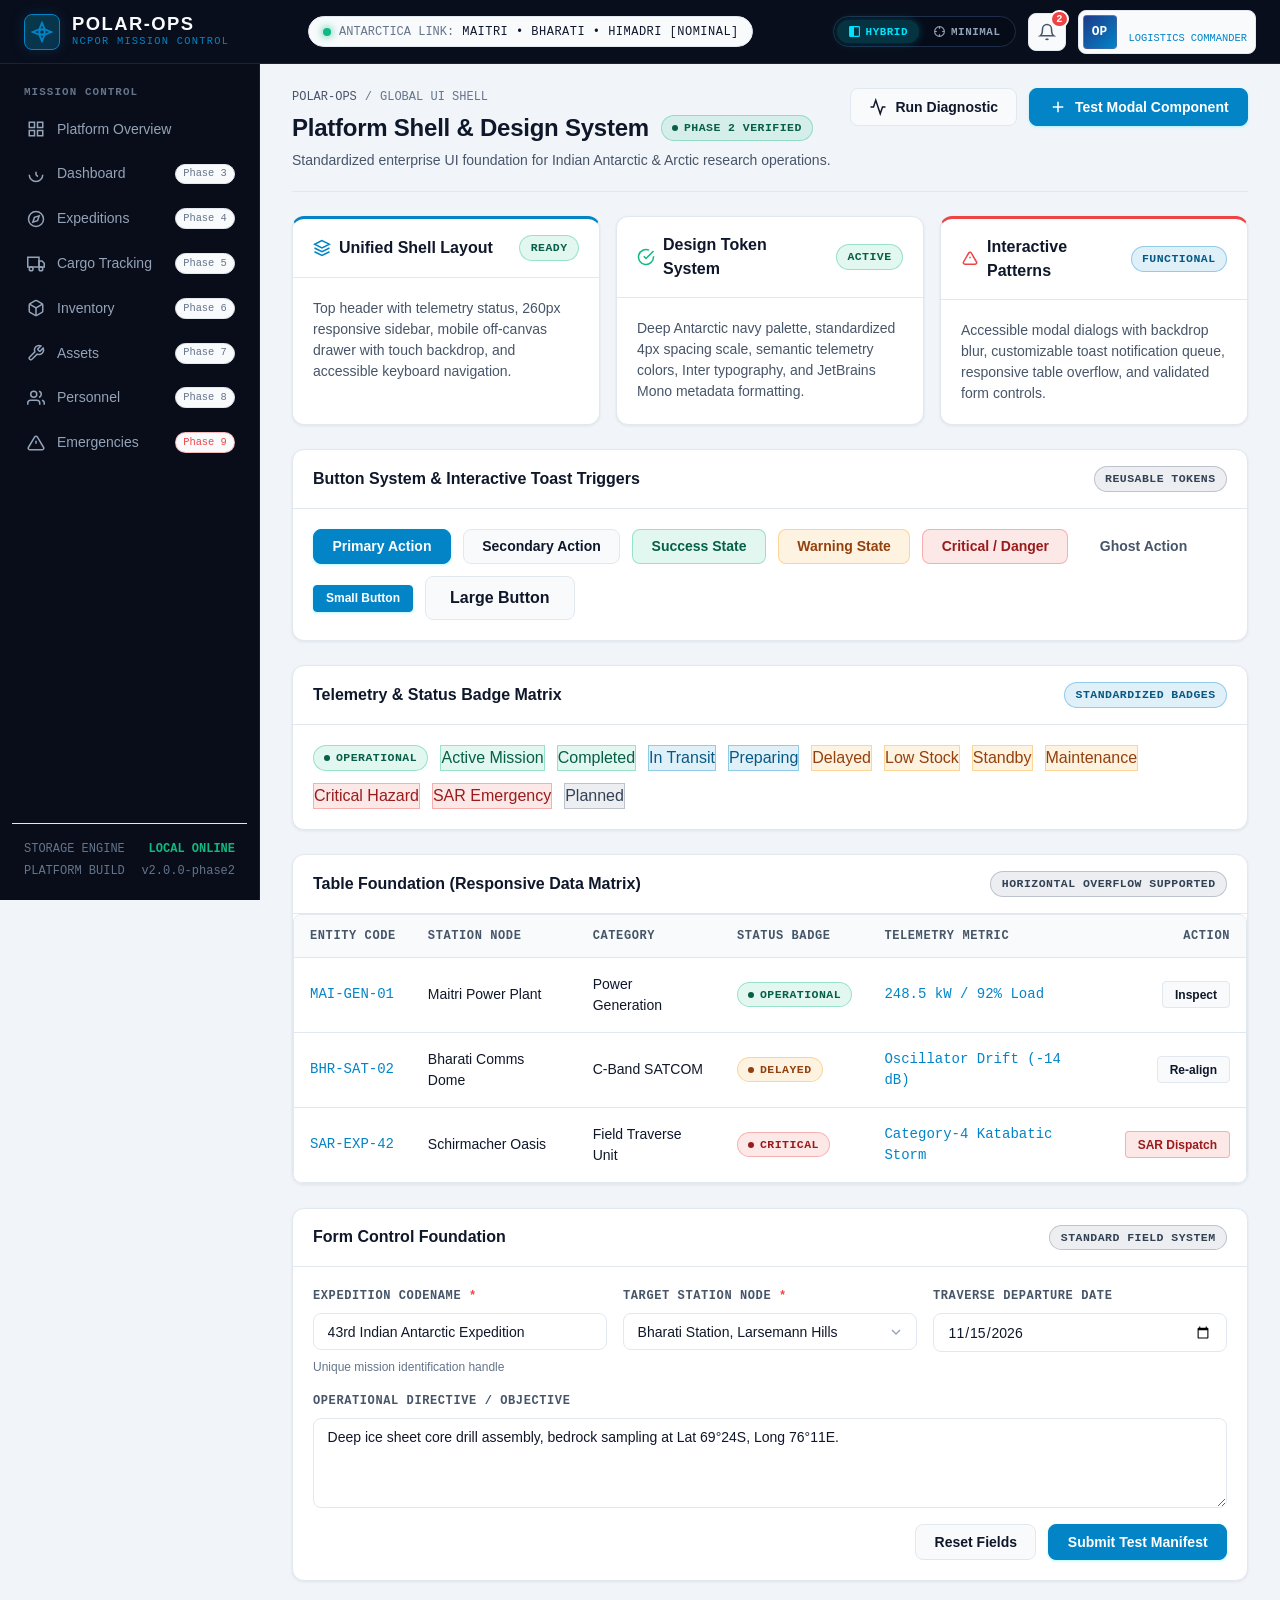
<file: index.html>
<!DOCTYPE html>
<html lang="en">
<head>
  <meta charset="UTF-8">
  <meta name="viewport" content="width=device-width, initial-scale=1.0">
  <title>POLAR-OPS — Mission Control Platform</title>
  <link rel="stylesheet" href="css/style.css">
  <script>(function(){try{const t=localStorage.getItem('polar_theme')||'hybrid';document.documentElement.setAttribute('data-theme',t);}catch(e){}})();</script>
</head>
<body>
  <div class="app-shell" id="appLayout">
    <!-- Top Header -->
    <header class="app-header">
      <div class="header-left">
        <button class="sidebar-toggle-btn" id="sidebarToggle" aria-label="Toggle Sidebar Navigation" aria-expanded="false">
          <svg class="icon" viewBox="0 0 24 24" fill="none" stroke="currentColor" stroke-width="2">
            <line x1="3" y1="12" x2="21" y2="12"></line>
            <line x1="3" y1="6" x2="21" y2="6"></line>
            <line x1="3" y1="18" x2="21" y2="18"></line>
          </svg>
        </button>
        <a href="index.html" class="brand-identity">
          <div class="brand-logo-mark">
            <svg viewBox="0 0 24 24" fill="none" stroke="currentColor" stroke-width="2">
              <polygon points="12 2 15 9 22 12 15 15 12 22 9 15 2 12 9 9 12 2"></polygon>
              <circle cx="12" cy="12" r="3"></circle>
            </svg>
          </div>
          <div class="brand-text-group">
            <span class="brand-title">POLAR-OPS</span>
            <span class="brand-sub">NCPOR MISSION CONTROL</span>
          </div>
        </a>
      </div>

      <div class="header-center">
        <div class="header-telemetry-pill">
          <span class="telemetry-dot pulse"></span>
          <span class="telemetry-label">ANTARCTICA LINK:</span>
          <span class="telemetry-value">MAITRI &bull; BHARATI &bull; HIMADRI [NOMINAL]</span>
        </div>
      </div>

      <div class="header-right">
                <div class="theme-switcher-wrapper" role="group" aria-label="Theme Switcher">
          <button type="button" class="theme-switch-btn active" data-theme-val="hybrid" id="themeBtnHybrid" title="Switch to Hybrid Command Center Theme" aria-pressed="true">
            <svg class="theme-icon" viewBox="0 0 24 24" fill="none" stroke="currentColor" stroke-width="2">
              <rect x="3" y="3" width="7" height="18" rx="1" fill="currentColor"></rect>
              <rect x="10" y="3" width="11" height="18" rx="1"></rect>
            </svg>
            <span class="theme-label">HYBRID</span>
          </button>
          <button type="button" class="theme-switch-btn" data-theme-val="minimal-scientific" id="themeBtnMinimal" title="Switch to Minimal Scientific Theme" aria-pressed="false">
            <svg class="theme-icon" viewBox="0 0 24 24" fill="none" stroke="currentColor" stroke-width="2">
              <circle cx="12" cy="12" r="9"></circle>
              <line x1="12" y1="3" x2="12" y2="7"></line>
              <line x1="12" y1="17" x2="12" y2="21"></line>
              <line x1="3" y1="12" x2="7" y2="12"></line>
              <line x1="17" y1="12" x2="21" y2="12"></line>
            </svg>
            <span class="theme-label">MINIMAL</span>
          </button>
        </div>
        <div class="header-notif-wrapper">
          <button class="header-icon-btn" id="notifBellBtn" aria-label="Notifications" onclick="PolarUI.showToast('Severe Weather Advisory: 84 knot katabatic winds detected near Maitri.', 'warning', 'Weather Alert')">
            <svg class="icon" viewBox="0 0 24 24" fill="none" stroke="currentColor" stroke-width="2">
              <path d="M18 8A6 6 0 0 0 6 8c0 7-3 9-3 9h18s-3-2-3-9"></path>
              <path d="M13.73 21a2 2 0 0 1-3.46 0"></path>
            </svg>
            <span class="notif-badge" id="notifCountBadge">4</span>
          </button>
        </div>

        <div class="operator-profile">
          <div class="operator-avatar">OP</div>
          <div class="operator-info">
            <span class="operator-name">CMD. V. RATHORE</span>
            <span class="operator-role">LOGISTICS COMMANDER</span>
          </div>
        </div>
      </div>
    </header>

    <div class="app-body">
      <!-- Sidebar Navigation -->
      <aside class="app-sidebar" id="appSidebar">
        <div class="sidebar-section">
          <div class="sidebar-section-title">MISSION CONTROL</div>
          <nav class="sidebar-nav" aria-label="Main Navigation">
            <a href="index.html" class="sidebar-nav-item active" data-nav="overview">
              <svg class="icon" viewBox="0 0 24 24" fill="none" stroke="currentColor" stroke-width="2">
                <rect x="3" y="3" width="7" height="7"></rect>
                <rect x="14" y="3" width="7" height="7"></rect>
                <rect x="14" y="14" width="7" height="7"></rect>
                <rect x="3" y="14" width="7" height="7"></rect>
              </svg>
              <span>Platform Overview</span>
            </a>
            <a href="pages/dashboard.html" class="sidebar-nav-item" data-nav="dashboard">
              <svg class="icon" viewBox="0 0 24 24" fill="none" stroke="currentColor" stroke-width="2">
                <path d="M3 13a9 9 0 1 0 18 0"></path>
                <path d="M12 9v4l2.5 2.5"></path>
              </svg>
              <span>Dashboard</span>
              <span class="sidebar-badge">Phase 3</span>
            </a>
            <a href="pages/expeditions.html" class="sidebar-nav-item" data-nav="expeditions">
              <svg class="icon" viewBox="0 0 24 24" fill="none" stroke="currentColor" stroke-width="2">
                <circle cx="12" cy="12" r="10"></circle>
                <polygon points="16.24 7.76 14.12 14.12 7.76 16.24 9.88 9.88 16.24 7.76"></polygon>
              </svg>
              <span>Expeditions</span>
              <span class="sidebar-badge">Phase 4</span>
            </a>
            <a href="pages/cargo.html" class="sidebar-nav-item" data-nav="cargo">
              <svg class="icon" viewBox="0 0 24 24" fill="none" stroke="currentColor" stroke-width="2">
                <rect x="1" y="3" width="15" height="13"></rect>
                <polygon points="16 8 20 8 23 11 23 16 16 16 16 8"></polygon>
                <circle cx="5.5" cy="18.5" r="2.5"></circle>
                <circle cx="18.5" cy="18.5" r="2.5"></circle>
              </svg>
              <span>Cargo Tracking</span>
              <span class="sidebar-badge">Phase 5</span>
            </a>
            <a href="pages/inventory.html" class="sidebar-nav-item" data-nav="inventory">
              <svg class="icon" viewBox="0 0 24 24" fill="none" stroke="currentColor" stroke-width="2">
                <path d="M21 16V8a2 2 0 0 0-1-1.73l-7-4a2 2 0 0 0-2 0l-7 4A2 2 0 0 0 3 8v8a2 2 0 0 0 1 1.73l7 4a2 2 0 0 0 2 0l7-4A2 2 0 0 0 21 16z"></path>
                <polyline points="3.27 6.96 12 12.01 20.73 6.96"></polyline>
                <line x1="12" y1="22.08" x2="12" y2="12"></line>
              </svg>
              <span>Inventory</span>
              <span class="sidebar-badge">Phase 6</span>
            </a>
            <a href="pages/assets.html" class="sidebar-nav-item" data-nav="assets">
              <svg class="icon" viewBox="0 0 24 24" fill="none" stroke="currentColor" stroke-width="2">
                <path d="M14.7 6.3a1 1 0 0 0 0 1.4l1.6 1.6a1 1 0 0 0 1.4 0l3.77-3.77a6 6 0 0 1-7.94 7.94l-6.91 6.91a2.12 2.12 0 0 1-3-3l6.91-6.91a6 6 0 0 1 7.94-7.94l-3.76 3.76z"></path>
              </svg>
              <span>Assets</span>
              <span class="sidebar-badge">Phase 7</span>
            </a>
            <a href="pages/personnel.html" class="sidebar-nav-item" data-nav="personnel">
              <svg class="icon" viewBox="0 0 24 24" fill="none" stroke="currentColor" stroke-width="2">
                <path d="M17 21v-2a4 4 0 0 0-4-4H5a4 4 0 0 0-4 4v2"></path>
                <circle cx="9" cy="7" r="4"></circle>
                <path d="M23 21v-2a4 4 0 0 0-3-3.87"></path>
                <path d="M16 3.13a4 4 0 0 1 0 7.75"></path>
              </svg>
              <span>Personnel</span>
              <span class="sidebar-badge">Phase 8</span>
            </a>
            <a href="pages/emergencies.html" class="sidebar-nav-item" data-nav="emergencies">
              <svg class="icon" viewBox="0 0 24 24" fill="none" stroke="currentColor" stroke-width="2">
                <path d="M10.29 3.86L1.82 18a2 2 0 0 0 1.71 3h16.94a2 2 0 0 0 1.71-3L13.71 3.86a2 2 0 0 0-3.42 0z"></path>
                <line x1="12" y1="9" x2="12" y2="13"></line>
                <line x1="12" y1="17" x2="12.01" y2="17"></line>
              </svg>
              <span>Emergencies</span>
              <span class="sidebar-badge" style="color: var(--status-red); border-color: var(--status-red-border);">Phase 9</span>
            </a>
          </nav>
        </div>

        <div class="sidebar-footer">
          <div class="system-status-indicator">
            <span>STORAGE ENGINE</span>
            <span style="color: var(--status-green); font-weight: 600;">LOCAL ONLINE</span>
          </div>
          <div class="system-status-indicator" style="margin-top: 4px;">
            <span>PLATFORM BUILD</span>
            <span>v2.0.0-phase2</span>
          </div>
        </div>
      </aside>

      <!-- Mobile Backdrop -->
      <div class="sidebar-backdrop" id="sidebarBackdrop"></div>

      <!-- Main Content Container -->
      <main class="app-main">
        <div class="page-container">
          <!-- Page Header Pattern -->
          <div class="page-header">
            <div class="page-title-group">
              <div class="page-breadcrumbs">
                <a href="index.html">POLAR-OPS</a>
                <span>/</span>
                <span>GLOBAL UI SHELL</span>
              </div>
              <h1 class="page-title">
                Platform Shell &amp; Design System
                <span class="badge badge-operational">
                  <span class="badge-dot"></span>
                  Phase 2 Verified
                </span>
              </h1>
              <p class="page-subtitle">
                Standardized enterprise UI foundation for Indian Antarctic &amp; Arctic research operations.
              </p>
            </div>
            <div class="page-actions">
              <button class="btn btn-secondary" onclick="PolarUI.showToast('Platform telemetry diagnostics completed.', 'info', 'System Check')">
                <svg class="icon" viewBox="0 0 24 24" fill="none" stroke="currentColor" stroke-width="2">
                  <polyline points="22 12 18 12 15 21 9 3 6 12 2 12"></polyline>
                </svg>
                <span>Run Diagnostic</span>
              </button>
              <button class="btn btn-primary" data-modal-open="demoModal">
                <svg class="icon" viewBox="0 0 24 24" fill="none" stroke="currentColor" stroke-width="2">
                  <line x1="12" y1="5" x2="12" y2="19"></line>
                  <line x1="5" y1="12" x2="19" y2="12"></line>
                </svg>
                <span>Test Modal Component</span>
              </button>
            </div>
          </div>

          <!-- Section 1: UI Foundation Summary Cards -->
          <div style="display: grid; grid-template-columns: repeat(auto-fit, minmax(260px, 1fr)); gap: var(--space-4);">
            <div class="polar-card polar-card-accent">
              <div class="polar-card-header">
                <div class="polar-card-title">
                  <svg class="icon" viewBox="0 0 24 24" fill="none" stroke="currentColor" stroke-width="2" style="color: var(--polar-cyan-primary);">
                    <polygon points="12 2 2 7 12 12 22 7 12 2"></polygon>
                    <polyline points="2 17 12 22 22 17"></polyline>
                    <polyline points="2 12 12 17 22 12"></polyline>
                  </svg>
                  <span>Unified Shell Layout</span>
                </div>
                <span class="badge badge-completed">Ready</span>
              </div>
              <div class="polar-card-body">
                <p style="font-size: var(--text-sm); color: var(--polar-text-secondary);">
                  Top header with telemetry status, 260px responsive sidebar, mobile off-canvas drawer with touch backdrop, and accessible keyboard navigation.
                </p>
              </div>
            </div>

            <div class="polar-card">
              <div class="polar-card-header">
                <div class="polar-card-title">
                  <svg class="icon" viewBox="0 0 24 24" fill="none" stroke="currentColor" stroke-width="2" style="color: var(--status-green);">
                    <path d="M22 11.08V12a10 10 0 1 1-5.93-9.14"></path>
                    <polyline points="22 4 12 14.01 9 11.01"></polyline>
                  </svg>
                  <span>Design Token System</span>
                </div>
                <span class="badge badge-operational">Active</span>
              </div>
              <div class="polar-card-body">
                <p style="font-size: var(--text-sm); color: var(--polar-text-secondary);">
                  Deep Antarctic navy palette, standardized 4px spacing scale, semantic telemetry colors, Inter typography, and JetBrains Mono metadata formatting.
                </p>
              </div>
            </div>

            <div class="polar-card polar-card-critical">
              <div class="polar-card-header">
                <div class="polar-card-title">
                  <svg class="icon" viewBox="0 0 24 24" fill="none" stroke="currentColor" stroke-width="2" style="color: var(--status-red);">
                    <path d="M12 9v2m0 4h.01m-6.938 4h13.856c1.54 0 2.502-1.667 1.732-3L13.732 4c-.77-1.333-2.694-1.333-3.464 0L3.34 16c-.77 1.333.192 3 1.732 3z"></path>
                  </svg>
                  <span>Interactive Patterns</span>
                </div>
                <span class="badge badge-acknowledged">Functional</span>
              </div>
              <div class="polar-card-body">
                <p style="font-size: var(--text-sm); color: var(--polar-text-secondary);">
                  Accessible modal dialogs with backdrop blur, customizable toast notification queue, responsive table overflow, and validated form controls.
                </p>
              </div>
            </div>
          </div>

          <!-- Section 2: Component System Demonstrations -->
          <div class="polar-card">
            <div class="polar-card-header">
              <div class="polar-card-title">Button System &amp; Interactive Toast Triggers</div>
              <span class="badge badge-neutral">Reusable Tokens</span>
            </div>
            <div class="polar-card-body" style="display: flex; flex-direction: column; gap: var(--space-4);">
              <div style="display: flex; flex-wrap: wrap; gap: var(--space-3); align-items: center;">
                <button class="btn btn-primary" onclick="PolarUI.showToast('Primary mission operation confirmed.', 'info', 'Mission Command')">
                  Primary Action
                </button>
                <button class="btn btn-secondary" onclick="PolarUI.showToast('Secondary telemetry channel refreshed.', 'info', 'Telemetry')">
                  Secondary Action
                </button>
                <button class="btn btn-success" onclick="PolarUI.showToast('Expedition supply manifest verified.', 'success', 'Verification')">
                  Success State
                </button>
                <button class="btn btn-warning" onclick="PolarUI.showToast('Fuel reserve below 30-day threshold.', 'warning', 'Depletion Alert')">
                  Warning State
                </button>
                <button class="btn btn-danger" onclick="PolarUI.showToast('Generator 2 sub-zero thermal trip.', 'error', 'Incident Escalated')">
                  Critical / Danger
                </button>
                <button class="btn btn-ghost" onclick="PolarUI.showToast('Ghost utility action triggered.', 'info')">
                  Ghost Action
                </button>
                <button class="btn btn-primary btn-sm">Small Button</button>
                <button class="btn btn-secondary btn-lg">Large Button</button>
              </div>
            </div>
          </div>

          <!-- Section 3: Status Badge System -->
          <div class="polar-card">
            <div class="polar-card-header">
              <div class="polar-card-title">Telemetry &amp; Status Badge Matrix</div>
              <span class="badge badge-in-transit">Standardized Badges</span>
            </div>
            <div class="polar-card-body">
              <div style="display: flex; flex-wrap: wrap; gap: var(--space-3); align-items: center;">
                <span class="badge badge-operational"><span class="badge-dot"></span>Operational</span>
                <span class="badge-active"><span class="badge-dot"></span>Active Mission</span>
                <span class="badge-completed"><span class="badge-dot"></span>Completed</span>
                <span class="badge-in-transit"><span class="badge-dot"></span>In Transit</span>
                <span class="badge-preparing"><span class="badge-dot"></span>Preparing</span>
                <span class="badge-delayed"><span class="badge-dot"></span>Delayed</span>
                <span class="badge-low-stock"><span class="badge-dot"></span>Low Stock</span>
                <span class="badge-standby"><span class="badge-dot"></span>Standby</span>
                <span class="badge-maintenance"><span class="badge-dot"></span>Maintenance</span>
                <span class="badge-critical"><span class="badge-dot"></span>Critical Hazard</span>
                <span class="badge-emergency"><span class="badge-dot"></span>SAR Emergency</span>
                <span class="badge-planned"><span class="badge-dot"></span>Planned</span>
              </div>
            </div>
          </div>

          <!-- Section 4: Table Foundation Prototype -->
          <div class="polar-card">
            <div class="polar-card-header">
              <div class="polar-card-title">Table Foundation (Responsive Data Matrix)</div>
              <span class="badge badge-neutral">Horizontal Overflow Supported</span>
            </div>
            <div class="polar-table-container">
              <table class="polar-table">
                <thead>
                  <tr>
                    <th>Entity Code</th>
                    <th>Station Node</th>
                    <th>Category</th>
                    <th>Status Badge</th>
                    <th>Telemetry Metric</th>
                    <th style="text-align: right;">Action</th>
                  </tr>
                </thead>
                <tbody>
                  <tr>
                    <td class="cell-mono">MAI-GEN-01</td>
                    <td>Maitri Power Plant</td>
                    <td>Power Generation</td>
                    <td><span class="badge badge-operational"><span class="badge-dot"></span>Operational</span></td>
                    <td class="cell-mono">248.5 kW / 92% Load</td>
                    <td style="text-align: right;">
                      <button class="btn btn-secondary btn-sm" onclick="PolarUI.showToast('Telemetry diagnostics nominal for MAI-GEN-01.', 'success', 'Generator Check')">Inspect</button>
                    </td>
                  </tr>
                  <tr>
                    <td class="cell-mono">BHR-SAT-02</td>
                    <td>Bharati Comms Dome</td>
                    <td>C-Band SATCOM</td>
                    <td><span class="badge badge-delayed"><span class="badge-dot"></span>Delayed</span></td>
                    <td class="cell-mono">Oscillator Drift (-14 dB)</td>
                    <td style="text-align: right;">
                      <button class="btn btn-secondary btn-sm" onclick="PolarUI.showToast('Secondary BGAN uplink auto-engaged.', 'warning', 'SATCOM Failover')">Re-align</button>
                    </td>
                  </tr>
                  <tr>
                    <td class="cell-mono">SAR-EXP-42</td>
                    <td>Schirmacher Oasis</td>
                    <td>Field Traverse Unit</td>
                    <td><span class="badge badge-critical"><span class="badge-dot"></span>Critical</span></td>
                    <td class="cell-mono">Category-4 Katabatic Storm</td>
                    <td style="text-align: right;">
                      <button class="btn btn-danger btn-sm" data-modal-open="demoModal">SAR Dispatch</button>
                    </td>
                  </tr>
                </tbody>
              </table>
            </div>
          </div>

          <!-- Section 5: Form Foundation Grid -->
          <div class="polar-card">
            <div class="polar-card-header">
              <div class="polar-card-title">Form Control Foundation</div>
              <span class="badge badge-neutral">Standard Field System</span>
            </div>
            <div class="polar-card-body">
              <form class="form-grid" onsubmit="event.preventDefault(); PolarUI.showToast('Sample form validated and submitted.', 'success');">
                <div class="form-group">
                  <label class="form-label" for="sampleExpName">Expedition Codename <span class="required">*</span></label>
                  <input type="text" id="sampleExpName" class="form-control" placeholder="e.g., Operation Deep Drill" value="43rd Indian Antarctic Expedition">
                  <span class="form-help-text">Unique mission identification handle</span>
                </div>

                <div class="form-group">
                  <label class="form-label" for="sampleStationSelect">Target Station Node <span class="required">*</span></label>
                  <select id="sampleStationSelect" class="form-select">
                    <option value="bharati">Bharati Station, Larsemann Hills</option>
                    <option value="maitri">Maitri Station, Schirmacher Oasis</option>
                    <option value="himadri">Himadri Station, Ny-Ålesund, Arctic</option>
                    <option value="amery">Amery Ice Shelf Field Camp</option>
                  </select>
                </div>

                <div class="form-group">
                  <label class="form-label" for="sampleDate">Traverse Departure Date</label>
                  <input type="date" id="sampleDate" class="form-control" value="2026-11-15">
                </div>

                <div class="form-group" style="grid-column: 1 / -1;">
                  <label class="form-label" for="sampleNotes">Operational Directive / Objective</label>
                  <textarea id="sampleNotes" class="form-textarea" placeholder="Enter polar mission description or logistics requirements...">Deep ice sheet core drill assembly, bedrock sampling at Lat 69°24S, Long 76°11E.</textarea>
                </div>

                <div style="grid-column: 1 / -1; display: flex; gap: var(--space-3); justify-content: flex-end;">
                  <button type="reset" class="btn btn-secondary">Reset Fields</button>
                  <button type="submit" class="btn btn-primary">Submit Test Manifest</button>
                </div>
              </form>
            </div>
          </div>
        </div>
      </main>
    </div>
  </div>

  <!-- Reusable Modal Dialog Foundation Component -->
  <div class="polar-modal-overlay" id="demoModal" role="dialog" aria-modal="true" aria-hidden="true">
    <div class="polar-modal">
      <div class="polar-modal-header">
        <div class="polar-modal-title">
          <svg class="icon" viewBox="0 0 24 24" fill="none" stroke="currentColor" stroke-width="2" style="color: var(--polar-cyan-primary);">
            <polygon points="12 2 2 7 12 12 22 7 12 2"></polygon>
            <polyline points="2 17 12 22 22 17"></polyline>
            <polyline points="2 12 12 17 22 12"></polyline>
          </svg>
          <span>Polar Action Confirmation</span>
        </div>
        <button class="polar-modal-close" data-modal-close aria-label="Close dialog">&times;</button>
      </div>
      <div class="polar-modal-body">
        <p style="font-size: var(--text-sm); color: var(--polar-text-secondary); margin-bottom: var(--space-4);">
          This is the reusable modal dialog foundation. It provides accessible keyboard focus handling, backdrop blur, background scroll locking, and consistent layout for future CRUD operations.
        </p>
        <div class="form-group">
          <label class="form-label" for="modalSampleField">Authorized Operator Call-sign</label>
          <input type="text" id="modalSampleField" class="form-control" value="POLAR-LEAD-01">
          <span class="form-help-text">Confirmed via station satellite uplink</span>
        </div>
      </div>
      <div class="polar-modal-footer">
        <button class="btn btn-secondary" data-modal-close>Cancel</button>
        <button class="btn btn-primary" onclick="PolarUI.closeModal('demoModal'); PolarUI.showToast('Modal action executed successfully.', 'success');">Confirm Action</button>
      </div>
    </div>
  </div>

  <!-- Scripts in dependency order -->
  <script src="js/storage.js"></script>
  <script src="data/dummyData.js"></script>
  <script src="js/app.js"></script>
</body>
</html>
</file>
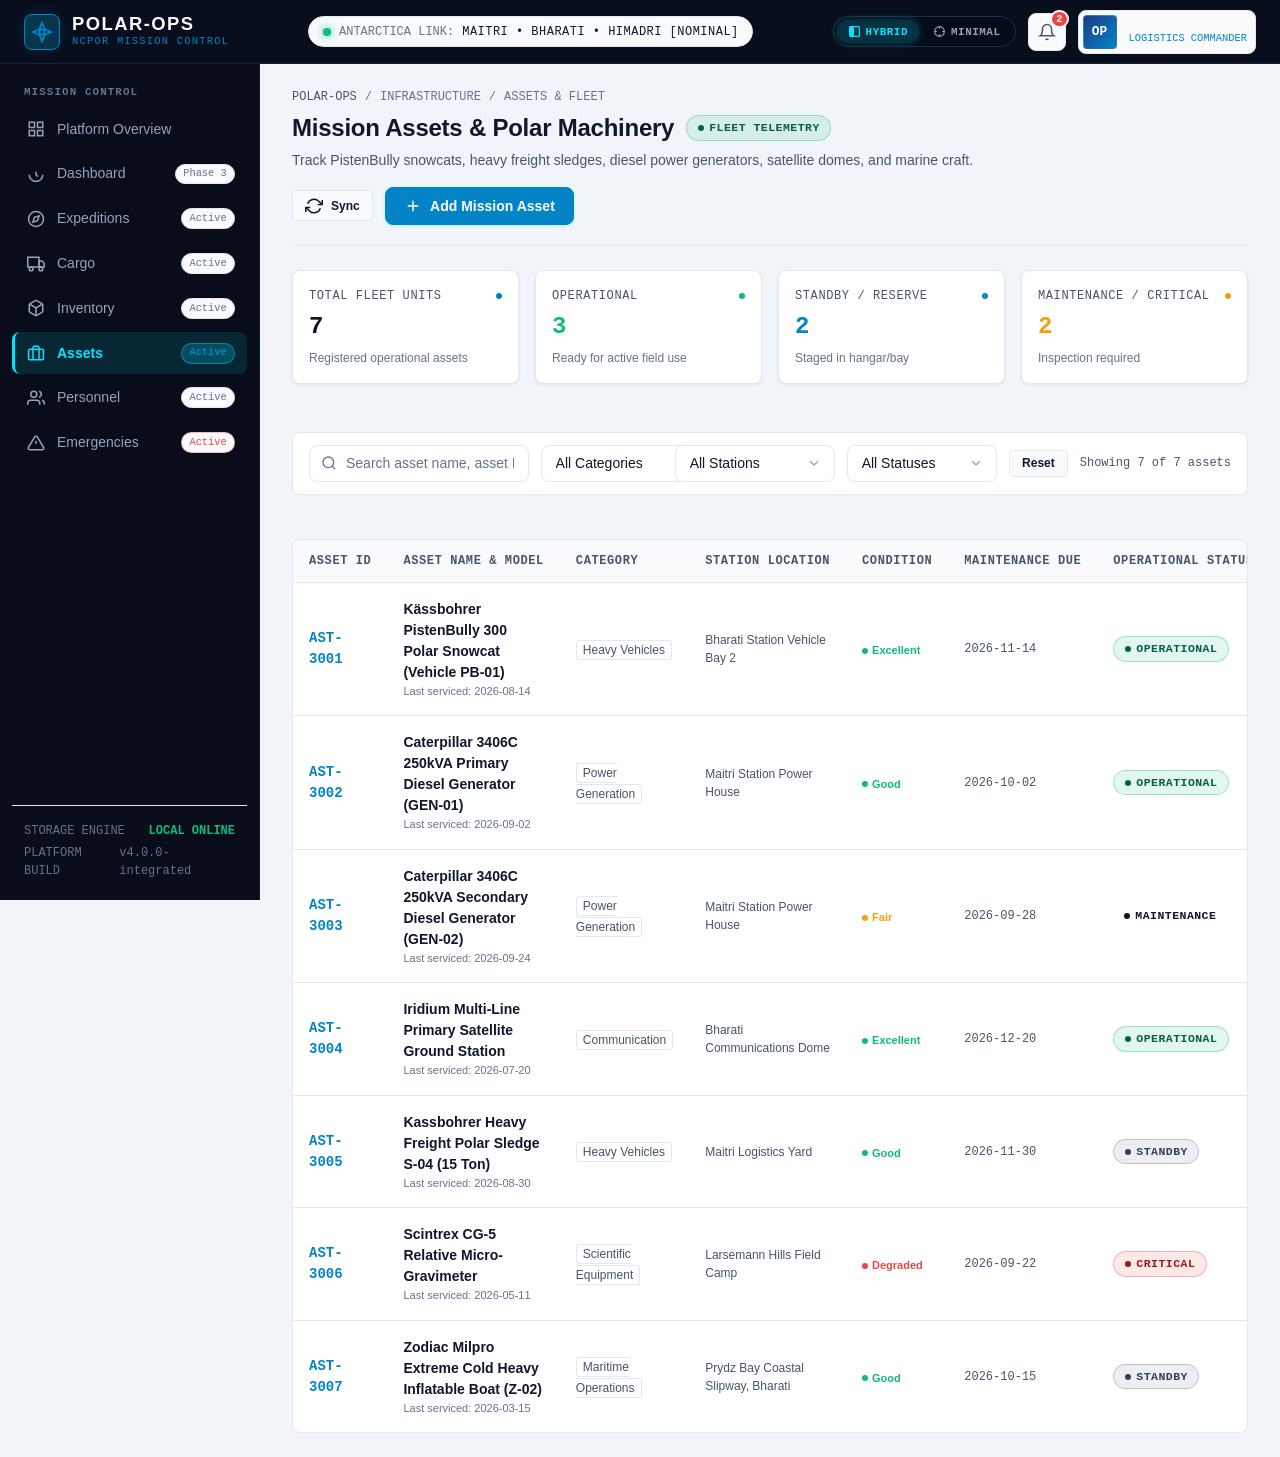
<file: pages/assets.html>
<!DOCTYPE html>
<html lang="en">
<head>
  <meta charset="UTF-8">
  <meta name="viewport" content="width=device-width, initial-scale=1.0">
  <title>Assets &amp; Fleet — POLAR-OPS</title>
  <link rel="stylesheet" href="../css/style.css">
  <script>(function(){try{const t=localStorage.getItem('polar_theme')||'hybrid';document.documentElement.setAttribute('data-theme',t);}catch(e){}})();</script>
</head>
<body>
  <div class="app-shell" id="appLayout">
    <!-- Top Header -->
    <header class="app-header">
      <div class="header-left">
        <button class="sidebar-toggle-btn" id="sidebarToggle" aria-label="Toggle Sidebar Navigation" aria-expanded="false">
          <svg class="icon" viewBox="0 0 24 24" fill="none" stroke="currentColor" stroke-width="2">
            <line x1="3" y1="12" x2="21" y2="12"></line>
            <line x1="3" y1="6" x2="21" y2="6"></line>
            <line x1="3" y1="18" x2="21" y2="18"></line>
          </svg>
        </button>
        <a href="../index.html" class="brand-identity">
          <div class="brand-logo-mark">
            <svg viewBox="0 0 24 24" fill="none" stroke="currentColor" stroke-width="2">
              <polygon points="12 2 15 9 22 12 15 15 12 22 9 15 2 12 9 9 12 2"></polygon>
              <circle cx="12" cy="12" r="3"></circle>
            </svg>
          </div>
          <div class="brand-text-group">
            <span class="brand-title">POLAR-OPS</span>
            <span class="brand-sub">NCPOR MISSION CONTROL</span>
          </div>
        </a>
      </div>

      <div class="header-center">
        <div class="header-telemetry-pill">
          <span class="telemetry-dot pulse"></span>
          <span class="telemetry-label">ANTARCTICA LINK:</span>
          <span class="telemetry-value">MAITRI &bull; BHARATI &bull; HIMADRI [NOMINAL]</span>
        </div>
      </div>

      <div class="header-right">
                <div class="theme-switcher-wrapper" role="group" aria-label="Theme Switcher">
          <button type="button" class="theme-switch-btn active" data-theme-val="hybrid" id="themeBtnHybrid" title="Switch to Hybrid Command Center Theme" aria-pressed="true">
            <svg class="theme-icon" viewBox="0 0 24 24" fill="none" stroke="currentColor" stroke-width="2">
              <rect x="3" y="3" width="7" height="18" rx="1" fill="currentColor"></rect>
              <rect x="10" y="3" width="11" height="18" rx="1"></rect>
            </svg>
            <span class="theme-label">HYBRID</span>
          </button>
          <button type="button" class="theme-switch-btn" data-theme-val="minimal-scientific" id="themeBtnMinimal" title="Switch to Minimal Scientific Theme" aria-pressed="false">
            <svg class="theme-icon" viewBox="0 0 24 24" fill="none" stroke="currentColor" stroke-width="2">
              <circle cx="12" cy="12" r="9"></circle>
              <line x1="12" y1="3" x2="12" y2="7"></line>
              <line x1="12" y1="17" x2="12" y2="21"></line>
              <line x1="3" y1="12" x2="7" y2="12"></line>
              <line x1="17" y1="12" x2="21" y2="12"></line>
            </svg>
            <span class="theme-label">MINIMAL</span>
          </button>
        </div>
        <div class="header-notif-wrapper">
          <button class="header-icon-btn" id="notifBellBtn" aria-label="Notifications" onclick="PolarUI.showToast('4 active telemetry notifications logged.', 'info')">
            <svg class="icon" viewBox="0 0 24 24" fill="none" stroke="currentColor" stroke-width="2">
              <path d="M18 8A6 6 0 0 0 6 8c0 7-3 9-3 9h18s-3-2-3-9"></path>
              <path d="M13.73 21a2 2 0 0 1-3.46 0"></path>
            </svg>
            <span class="notif-badge" id="notifCountBadge">4</span>
          </button>
        </div>

        <div class="operator-profile">
          <div class="operator-avatar">OP</div>
          <div class="operator-info">
            <span class="operator-name">CMD. V. RATHORE</span>
            <span class="operator-role">LOGISTICS COMMANDER</span>
          </div>
        </div>
      </div>
    </header>

    <div class="app-body">
      <!-- Sidebar Navigation -->
      <aside class="app-sidebar" id="appSidebar">
        <div class="sidebar-section">
          <div class="sidebar-section-title">MISSION CONTROL</div>
          <nav class="sidebar-nav" aria-label="Main Navigation">
            <a href="../index.html" class="sidebar-nav-item" data-nav="overview">
              <svg class="icon" viewBox="0 0 24 24" fill="none" stroke="currentColor" stroke-width="2">
                <rect x="3" y="3" width="7" height="7"></rect>
                <rect x="14" y="3" width="7" height="7"></rect>
                <rect x="14" y="14" width="7" height="7"></rect>
                <rect x="3" y="14" width="7" height="7"></rect>
              </svg>
              <span>Platform Overview</span>
            </a>
            <a href="dashboard.html" class="sidebar-nav-item" data-nav="dashboard">
              <svg class="icon" viewBox="0 0 24 24" fill="none" stroke="currentColor" stroke-width="2">
                <path d="M3 13a9 9 0 1 0 18 0"></path>
                <path d="M12 9v4l2.5 2.5"></path>
              </svg>
              <span>Dashboard</span>
              <span class="sidebar-badge">Phase 3</span>
            </a>
            <a href="expeditions.html" class="sidebar-nav-item" data-nav="expeditions">
              <svg class="icon" viewBox="0 0 24 24" fill="none" stroke="currentColor" stroke-width="2">
                <circle cx="12" cy="12" r="10"></circle>
                <polygon points="16.24 7.76 14.12 14.12 7.76 16.24 9.88 9.88 16.24 7.76"></polygon>
              </svg>
              <span>Expeditions</span>
              <span class="sidebar-badge">Active</span>
            </a>
            <a href="cargo.html" class="sidebar-nav-item" data-nav="cargo">
              <svg class="icon" viewBox="0 0 24 24" fill="none" stroke="currentColor" stroke-width="2">
                <rect x="1" y="3" width="15" height="13"></rect>
                <polygon points="16 8 20 8 23 11 23 16 16 16 8"></polygon>
                <circle cx="5.5" cy="18.5" r="2.5"></circle>
                <circle cx="18.5" cy="18.5" r="2.5"></circle>
              </svg>
              <span>Cargo</span>
              <span class="sidebar-badge">Active</span>
            </a>
            <a href="inventory.html" class="sidebar-nav-item" data-nav="inventory">
              <svg class="icon" viewBox="0 0 24 24" fill="none" stroke="currentColor" stroke-width="2">
                <path d="M21 16V8a2 2 0 0 0-1-1.73l-7-4a2 2 0 0 0-2 0l-7 4A2 2 0 0 0 3 8v8a2 2 0 0 0 1 1.73l7 4a2 2 0 0 0 2 0l7-4A2 2 0 0 0 21 16z"></path>
                <polyline points="3.27 6.96 12 12.01 20.73 6.96"></polyline>
                <line x1="12" y1="22.08" x2="12" y2="12"></line>
              </svg>
              <span>Inventory</span>
              <span class="sidebar-badge">Active</span>
            </a>
            <a href="assets.html" class="sidebar-nav-item active" data-nav="assets">
              <svg class="icon" viewBox="0 0 24 24" fill="none" stroke="currentColor" stroke-width="2">
                <rect x="2" y="7" width="20" height="14" rx="2" ry="2"></rect>
                <path d="M16 21V5a2 2 0 0 0-2-2h-4a2 2 0 0 0-2 2v16"></path>
              </svg>
              <span>Assets</span>
              <span class="sidebar-badge">Active</span>
            </a>
            <a href="personnel.html" class="sidebar-nav-item" data-nav="personnel">
              <svg class="icon" viewBox="0 0 24 24" fill="none" stroke="currentColor" stroke-width="2">
                <path d="M17 21v-2a4 4 0 0 0-4-4H5a4 4 0 0 0-4 4v2"></path>
                <circle cx="9" cy="7" r="4"></circle>
                <path d="M23 21v-2a4 4 0 0 0-3-3.87"></path>
                <path d="M16 3.13a4 4 0 0 1 0 7.75"></path>
              </svg>
              <span>Personnel</span>
              <span class="sidebar-badge">Active</span>
            </a>
            <a href="emergencies.html" class="sidebar-nav-item" data-nav="emergencies">
              <svg class="icon" viewBox="0 0 24 24" fill="none" stroke="currentColor" stroke-width="2">
                <path d="M10.29 3.86L1.82 18a2 2 0 0 0 1.71 3h16.94a2 2 0 0 0 1.71-3L13.71 3.86a2 2 0 0 0-3.42 0z"></path>
                <line x1="12" y1="9" x2="12" y2="13"></line>
                <line x1="12" y1="17" x2="12.01" y2="17"></line>
              </svg>
              <span>Emergencies</span>
              <span class="sidebar-badge" style="color: var(--status-red); border-color: var(--status-red-border);">Active</span>
            </a>
          </nav>
        </div>

        <div class="sidebar-footer">
          <div class="system-status-indicator">
            <span>STORAGE ENGINE</span>
            <span style="color: var(--status-green); font-weight: 600;">LOCAL ONLINE</span>
          </div>
          <div class="system-status-indicator" style="margin-top: 4px;">
            <span>PLATFORM BUILD</span>
            <span>v4.0.0-integrated</span>
          </div>
        </div>
      </aside>

      <!-- Mobile Backdrop -->
      <div class="sidebar-backdrop" id="sidebarBackdrop"></div>

      <!-- Main Content Container -->
      <main class="app-main">
        <div class="page-container">
          <!-- Page Header Pattern -->
          <div class="page-header">
            <div class="page-title-group">
              <div class="page-breadcrumbs">
                <a href="../index.html">POLAR-OPS</a>
                <span>/</span>
                <span>INFRASTRUCTURE</span>
                <span>/</span>
                <span>ASSETS &amp; FLEET</span>
              </div>
              <h1 class="page-title">
                Mission Assets &amp; Polar Machinery
                <span class="badge badge-operational">
                  <span class="badge-dot"></span>
                  Fleet Telemetry
                </span>
              </h1>
              <p class="page-subtitle">
                Track PistenBully snowcats, heavy freight sledges, diesel power generators, satellite domes, and marine craft.
              </p>
            </div>
            <div class="page-actions">
              <button class="btn btn-secondary btn-sm" id="assetsRefreshBtn" title="Sync local storage and re-render fleet">
                <svg class="icon" viewBox="0 0 24 24" fill="none" stroke="currentColor" stroke-width="2">
                  <polyline points="23 4 23 10 17 10"></polyline>
                  <polyline points="1 20 1 14 7 14"></polyline>
                  <path d="M3.51 9a9 9 0 0 1 14.85-3.36L23 10M1 14l4.64 4.36A9 9 0 0 0 20.49 15"></path>
                </svg>
                <span>Sync</span>
              </button>
              <button class="btn btn-primary" id="openCreateAssetBtn" data-modal-open="createAssetModal">
                <svg class="icon" viewBox="0 0 24 24" fill="none" stroke="currentColor" stroke-width="2">
                  <line x1="12" y1="5" x2="12" y2="19"></line>
                  <line x1="5" y1="12" x2="19" y2="12"></line>
                </svg>
                <span>Add Mission Asset</span>
              </button>
            </div>
          </div>

          <!-- Section 1: Summary Metrics Bar -->
          <div class="module-kpi-grid" id="assetsMetricsBar">
            <div class="module-kpi-card">
              <div class="module-kpi-header">
                <span>Total Fleet Units</span>
                <span class="badge-dot" style="background-color: var(--polar-cyan-primary);"></span>
              </div>
              <div class="module-kpi-value" id="statTotalAssets">0</div>
              <div class="module-kpi-sub">Registered operational assets</div>
            </div>
            <div class="module-kpi-card">
              <div class="module-kpi-header">
                <span>Operational</span>
                <span class="badge-dot" style="background-color: var(--status-green);"></span>
              </div>
              <div class="module-kpi-value" id="statOperationalAssets" style="color: var(--status-green);">0</div>
              <div class="module-kpi-sub">Ready for active field use</div>
            </div>
            <div class="module-kpi-card">
              <div class="module-kpi-header">
                <span>Standby / Reserve</span>
                <span class="badge-dot" style="background-color: var(--status-cyan);"></span>
              </div>
              <div class="module-kpi-value" id="statStandbyAssets" style="color: var(--status-cyan);">0</div>
              <div class="module-kpi-sub">Staged in hangar/bay</div>
            </div>
            <div class="module-kpi-card">
              <div class="module-kpi-header">
                <span>Maintenance / Critical</span>
                <span class="badge-dot" style="background-color: var(--status-amber);"></span>
              </div>
              <div class="module-kpi-value" id="statMaintenanceAssets" style="color: var(--status-amber);">0</div>
              <div class="module-kpi-sub">Inspection required</div>
            </div>
          </div>

          <!-- Section 2: Controls Bar (Search + Filters) -->
          <div class="module-controls-bar">
            <div class="controls-group-left">
              <div class="search-input-wrapper">
                <svg viewBox="0 0 24 24" fill="none" stroke="currentColor" stroke-width="2">
                  <circle cx="11" cy="11" r="8"></circle>
                  <line x1="21" y1="21" x2="16.65" y2="16.65"></line>
                </svg>
                <input type="text" id="assetSearchInput" class="form-control form-control-sm" placeholder="Search asset name, asset ID, category, or location...">
              </div>
              <select id="assetCategoryFilter" class="form-select form-select-sm" style="width: 170px;">
                <option value="ALL">All Categories</option>
                <option value="Heavy Vehicles">Heavy Vehicles</option>
                <option value="Power Generation">Power Generation</option>
                <option value="Communication">Communication</option>
                <option value="Scientific Equipment">Scientific Equipment</option>
                <option value="Maritime Operations">Maritime Operations</option>
              </select>
            </div>
            <div class="controls-group-right">
              <select id="assetStationFilter" class="form-select form-select-sm" style="width: 160px;">
                <option value="ALL">All Stations</option>
                <option value="Maitri">Maitri Station</option>
                <option value="Bharati">Bharati Station</option>
                <option value="Larsemann">Larsemann Hills</option>
              </select>
              <select id="assetStatusFilter" class="form-select form-select-sm" style="width: 150px;">
                <option value="ALL">All Statuses</option>
                <option value="Operational">Operational</option>
                <option value="Standby">Standby</option>
                <option value="Maintenance">Maintenance</option>
                <option value="Critical">Critical</option>
              </select>
              <button class="btn btn-secondary btn-sm" id="assetResetFiltersBtn" title="Reset all filters">
                <span>Reset</span>
              </button>
              <span class="results-count-chip" id="assetResultCount">Showing 0 assets</span>
            </div>
          </div>

          <!-- Section 3: Asset Table Container -->
          <div class="polar-table-container">
            <table class="polar-table" id="assetsTable">
              <thead>
                <tr>
                  <th style="width: 120px;">Asset ID</th>
                  <th>Asset Name &amp; Model</th>
                  <th>Category</th>
                  <th>Station Location</th>
                  <th>Condition</th>
                  <th style="width: 150px;">Maintenance Due</th>
                  <th style="width: 130px;">Operational Status</th>
                  <th style="width: 160px; text-align: right;">Fleet Actions</th>
                </tr>
              </thead>
              <tbody id="assetsTableBody">
                <!-- Injected dynamically by js/assets.js -->
              </tbody>
            </table>
            <div id="assetsEmptyState" class="polar-table-empty" style="display: none;">
              <svg viewBox="0 0 24 24" fill="none" stroke="currentColor" stroke-width="2">
                <rect x="2" y="7" width="20" height="14" rx="2" ry="2"></rect>
                <path d="M16 21V5a2 2 0 0 0-2-2h-4a2 2 0 0 0-2 2v16"></path>
              </svg>
              <div style="font-weight: 600; color: var(--polar-text-primary); margin-bottom: 4px;">No matching assets found</div>
              <div style="font-size: var(--text-xs);">Try selecting another category or clear search filters.</div>
            </div>
          </div>
        </div>
      </main>
    </div>
  </div>

  <!-- Create Asset Modal -->
  <div class="polar-modal-overlay" id="createAssetModal" aria-hidden="true">
    <div class="polar-modal">
      <div class="polar-modal-header">
        <div class="polar-modal-title">
          <svg class="icon" viewBox="0 0 24 24" fill="none" stroke="currentColor" stroke-width="2" style="color: var(--polar-cyan-primary);">
            <rect x="2" y="7" width="20" height="14" rx="2" ry="2"></rect>
          </svg>
          <span>Register Mission Asset</span>
        </div>
        <button class="polar-modal-close" data-modal-close aria-label="Close modal">&times;</button>
      </div>
      <form id="createAssetForm">
        <div class="polar-modal-body">
          <div class="form-grid">
            <div class="form-group">
              <label class="form-label" for="newAssetId">Asset ID / Code <span style="color: var(--status-red);">&ast;</span></label>
              <input type="text" id="newAssetId" class="form-control" required placeholder="AST-3008" style="font-family: var(--font-mono);">
            </div>
            <div class="form-group">
              <label class="form-label" for="newAssetName">Asset Model &amp; Description <span style="color: var(--status-red);">&ast;</span></label>
              <input type="text" id="newAssetName" class="form-control" required placeholder="e.g. Hägglunds BV206 All-Terrain Tracked Carrier">
            </div>
          </div>

          <div class="form-grid" style="margin-top: var(--space-3);">
            <div class="form-group">
              <label class="form-label" for="newAssetCategory">Category <span style="color: var(--status-red);">&ast;</span></label>
              <select id="newAssetCategory" class="form-select" required>
                <option value="Heavy Vehicles">Heavy Vehicles</option>
                <option value="Power Generation">Power Generation</option>
                <option value="Communication">Communication</option>
                <option value="Scientific Equipment">Scientific Equipment</option>
                <option value="Maritime Operations">Maritime Operations</option>
              </select>
            </div>
            <div class="form-group">
              <label class="form-label" for="newAssetCondition">Physical Condition</label>
              <select id="newAssetCondition" class="form-select">
                <option value="Excellent">Excellent</option>
                <option value="Good" selected>Good</option>
                <option value="Fair">Fair</option>
                <option value="Degraded">Degraded</option>
              </select>
            </div>
          </div>

          <div class="form-group" style="margin-top: var(--space-3);">
            <label class="form-label" for="newAssetLocation">Station / Storage Bay <span style="color: var(--status-red);">&ast;</span></label>
            <input type="text" id="newAssetLocation" class="form-control" required placeholder="e.g. Maitri Station Vehicle Bay 1">
          </div>

          <div class="form-grid" style="margin-top: var(--space-3);">
            <div class="form-group">
              <label class="form-label" for="newAssetStatus">Operational Status</label>
              <select id="newAssetStatus" class="form-select">
                <option value="Operational" selected>Operational</option>
                <option value="Standby">Standby</option>
                <option value="Maintenance">Maintenance</option>
                <option value="Critical">Critical</option>
              </select>
            </div>
            <div class="form-group">
              <label class="form-label" for="newAssetNextMaint">Next Scheduled Maintenance</label>
              <input type="date" id="newAssetNextMaint" class="form-control">
            </div>
          </div>
        </div>
        <div class="polar-modal-footer">
          <button type="button" class="btn btn-secondary" data-modal-close>Cancel</button>
          <button type="submit" class="btn btn-primary">Save Asset</button>
        </div>
      </form>
    </div>
  </div>

  <!-- Edit Asset Modal -->
  <div class="polar-modal-overlay" id="editAssetModal" aria-hidden="true">
    <div class="polar-modal">
      <div class="polar-modal-header">
        <div class="polar-modal-title">
          <svg class="icon" viewBox="0 0 24 24" fill="none" stroke="currentColor" stroke-width="2" style="color: var(--polar-cyan-primary);">
            <path d="M11 4H4a2 2 0 0 0-2 2v14a2 2 0 0 0 2 2h14a2 2 0 0 0 2-2v-7"></path>
            <path d="M18.5 2.5a2.121 2.121 0 0 1 3 3L12 15l-4 1 1-4 9.5-9.5z"></path>
          </svg>
          <span>Modify Asset Parameters</span>
        </div>
        <button class="polar-modal-close" data-modal-close aria-label="Close modal">&times;</button>
      </div>
      <form id="editAssetForm">
        <input type="hidden" id="editAssetId">
        <div class="polar-modal-body">
          <div class="form-grid">
            <div class="form-group">
              <label class="form-label">Asset ID</label>
              <input type="text" id="editAssetIdDisplay" class="form-control" disabled style="font-family: var(--font-mono); opacity: 0.7;">
            </div>
            <div class="form-group">
              <label class="form-label" for="editAssetName">Asset Name <span style="color: var(--status-red);">&ast;</span></label>
              <input type="text" id="editAssetName" class="form-control" required>
            </div>
          </div>

          <div class="form-grid" style="margin-top: var(--space-3);">
            <div class="form-group">
              <label class="form-label" for="editAssetCategory">Category</label>
              <select id="editAssetCategory" class="form-select" required>
                <option value="Heavy Vehicles">Heavy Vehicles</option>
                <option value="Power Generation">Power Generation</option>
                <option value="Communication">Communication</option>
                <option value="Scientific Equipment">Scientific Equipment</option>
                <option value="Maritime Operations">Maritime Operations</option>
              </select>
            </div>
            <div class="form-group">
              <label class="form-label" for="editAssetCondition">Condition</label>
              <select id="editAssetCondition" class="form-select">
                <option value="Excellent">Excellent</option>
                <option value="Good">Good</option>
                <option value="Fair">Fair</option>
                <option value="Degraded">Degraded</option>
              </select>
            </div>
          </div>

          <div class="form-group" style="margin-top: var(--space-3);">
            <label class="form-label" for="editAssetLocation">Station / Storage Location</label>
            <input type="text" id="editAssetLocation" class="form-control" required>
          </div>

          <div class="form-grid" style="margin-top: var(--space-3);">
            <div class="form-group">
              <label class="form-label" for="editAssetStatus">Operational Status</label>
              <select id="editAssetStatus" class="form-select">
                <option value="Operational">Operational</option>
                <option value="Standby">Standby</option>
                <option value="Maintenance">Maintenance</option>
                <option value="Critical">Critical</option>
              </select>
            </div>
            <div class="form-group">
              <label class="form-label" for="editAssetNextMaint">Next Maintenance Date</label>
              <input type="date" id="editAssetNextMaint" class="form-control">
            </div>
          </div>
        </div>
        <div class="polar-modal-footer">
          <button type="button" class="btn btn-secondary" data-modal-close>Cancel</button>
          <button type="submit" class="btn btn-primary">Save Changes</button>
        </div>
      </form>
    </div>
  </div>

  <!-- Asset Detail Dossier Modal -->
  <div class="polar-modal-overlay" id="viewAssetModal" aria-hidden="true">
    <div class="polar-modal">
      <div class="polar-modal-header">
        <div class="polar-modal-title">
          <span id="viewAssetId" style="font-family: var(--font-mono); color: var(--polar-cyan-primary); margin-right: 6px;">AST-XX</span>
          <span id="viewAssetTitle">Asset Dossier</span>
        </div>
        <button class="polar-modal-close" data-modal-close aria-label="Close modal">&times;</button>
      </div>
      <div class="polar-modal-body" id="viewAssetContent">
        <!-- Injected dynamically -->
      </div>
      <div class="polar-modal-footer">
        <button type="button" class="btn btn-secondary" data-modal-close>Close</button>
      </div>
    </div>
  </div>

  <!-- Core Scripts -->
  <script src="../js/storage.js"></script>
  <script src="../data/dummyData.js"></script>
  <script src="../js/app.js"></script>
  <script src="../js/assets.js"></script>
</body>
</html>
</file>
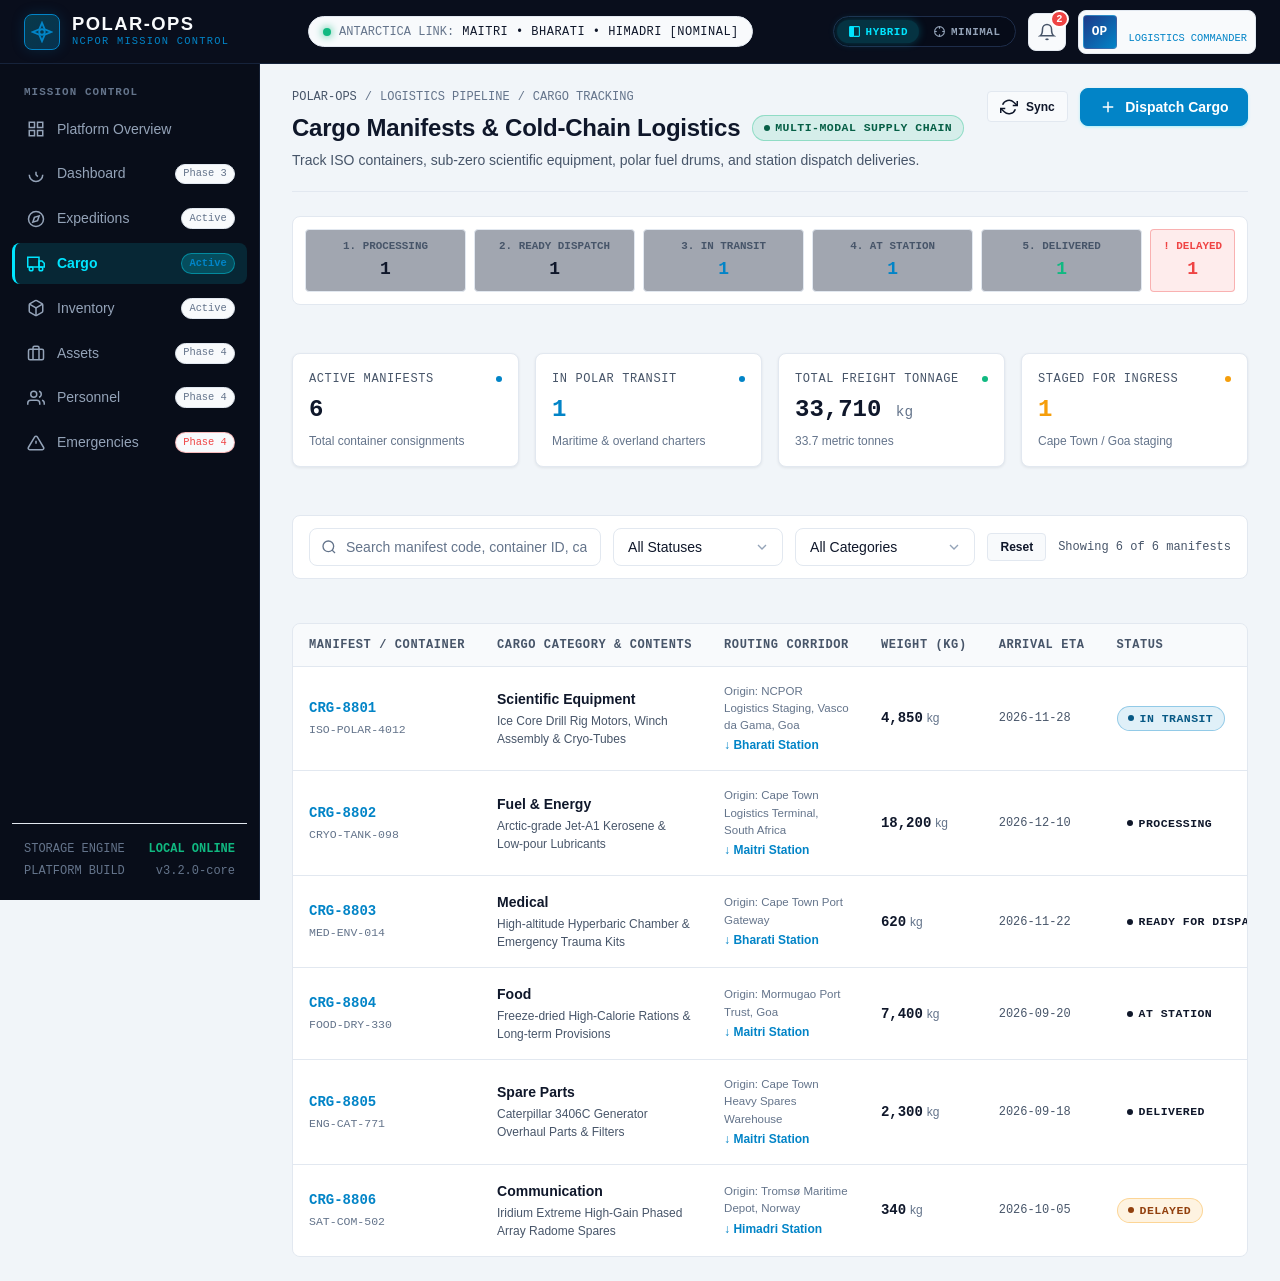
<file: pages/cargo.html>
<!DOCTYPE html>
<html lang="en">
<head>
  <meta charset="UTF-8">
  <meta name="viewport" content="width=device-width, initial-scale=1.0">
  <title>Cargo Tracking — POLAR-OPS</title>
  <link rel="stylesheet" href="../css/style.css">
  <script>(function(){try{const t=localStorage.getItem('polar_theme')||'hybrid';document.documentElement.setAttribute('data-theme',t);}catch(e){}})();</script>
</head>
<body>
  <div class="app-shell" id="appLayout">
    <!-- Top Header -->
    <header class="app-header">
      <div class="header-left">
        <button class="sidebar-toggle-btn" id="sidebarToggle" aria-label="Toggle Sidebar Navigation" aria-expanded="false">
          <svg class="icon" viewBox="0 0 24 24" fill="none" stroke="currentColor" stroke-width="2">
            <line x1="3" y1="12" x2="21" y2="12"></line>
            <line x1="3" y1="6" x2="21" y2="6"></line>
            <line x1="3" y1="18" x2="21" y2="18"></line>
          </svg>
        </button>
        <a href="../index.html" class="brand-identity">
          <div class="brand-logo-mark">
            <svg viewBox="0 0 24 24" fill="none" stroke="currentColor" stroke-width="2">
              <polygon points="12 2 15 9 22 12 15 15 12 22 9 15 2 12 9 9 12 2"></polygon>
              <circle cx="12" cy="12" r="3"></circle>
            </svg>
          </div>
          <div class="brand-text-group">
            <span class="brand-title">POLAR-OPS</span>
            <span class="brand-sub">NCPOR MISSION CONTROL</span>
          </div>
        </a>
      </div>

      <div class="header-center">
        <div class="header-telemetry-pill">
          <span class="telemetry-dot pulse"></span>
          <span class="telemetry-label">ANTARCTICA LINK:</span>
          <span class="telemetry-value">MAITRI &bull; BHARATI &bull; HIMADRI [NOMINAL]</span>
        </div>
      </div>

      <div class="header-right">
        <div class="theme-switcher-wrapper" role="group" aria-label="Theme Switcher">
          <button type="button" class="theme-switch-btn active" data-theme-val="hybrid" id="themeBtnHybrid" title="Switch to Hybrid Command Center Theme" aria-pressed="true">
            <svg class="theme-icon" viewBox="0 0 24 24" fill="none" stroke="currentColor" stroke-width="2">
              <rect x="3" y="3" width="7" height="18" rx="1" fill="currentColor"></rect>
              <rect x="10" y="3" width="11" height="18" rx="1"></rect>
            </svg>
            <span class="theme-label">HYBRID</span>
          </button>
          <button type="button" class="theme-switch-btn" data-theme-val="minimal-scientific" id="themeBtnMinimal" title="Switch to Minimal Scientific Theme" aria-pressed="false">
            <svg class="theme-icon" viewBox="0 0 24 24" fill="none" stroke="currentColor" stroke-width="2">
              <circle cx="12" cy="12" r="9"></circle>
              <line x1="12" y1="3" x2="12" y2="7"></line>
              <line x1="12" y1="17" x2="12" y2="21"></line>
              <line x1="3" y1="12" x2="7" y2="12"></line>
              <line x1="17" y1="12" x2="21" y2="12"></line>
            </svg>
            <span class="theme-label">MINIMAL</span>
          </button>
        </div>

        <div class="header-notif-wrapper">
          <button class="header-icon-btn" id="notifBellBtn" aria-label="Notifications" onclick="PolarUI.showToast('4 active telemetry notifications logged.', 'info')">
            <svg class="icon" viewBox="0 0 24 24" fill="none" stroke="currentColor" stroke-width="2">
              <path d="M18 8A6 6 0 0 0 6 8c0 7-3 9-3 9h18s-3-2-3-9"></path>
              <path d="M13.73 21a2 2 0 0 1-3.46 0"></path>
            </svg>
            <span class="notif-badge" id="notifCountBadge">4</span>
          </button>
        </div>

        <div class="operator-profile">
          <div class="operator-avatar">OP</div>
          <div class="operator-info">
            <span class="operator-name">CMD. V. RATHORE</span>
            <span class="operator-role">LOGISTICS COMMANDER</span>
          </div>
        </div>
      </div>
    </header>

    <div class="app-body">
      <!-- Sidebar Navigation -->
      <aside class="app-sidebar" id="appSidebar">
        <div class="sidebar-section">
          <div class="sidebar-section-title">MISSION CONTROL</div>
          <nav class="sidebar-nav" aria-label="Main Navigation">
            <a href="../index.html" class="sidebar-nav-item" data-nav="overview">
              <svg class="icon" viewBox="0 0 24 24" fill="none" stroke="currentColor" stroke-width="2">
                <rect x="3" y="3" width="7" height="7"></rect>
                <rect x="14" y="3" width="7" height="7"></rect>
                <rect x="14" y="14" width="7" height="7"></rect>
                <rect x="3" y="14" width="7" height="7"></rect>
              </svg>
              <span>Platform Overview</span>
            </a>
            <a href="dashboard.html" class="sidebar-nav-item" data-nav="dashboard">
              <svg class="icon" viewBox="0 0 24 24" fill="none" stroke="currentColor" stroke-width="2">
                <path d="M3 13a9 9 0 1 0 18 0"></path>
                <path d="M12 9v4l2.5 2.5"></path>
              </svg>
              <span>Dashboard</span>
              <span class="sidebar-badge">Phase 3</span>
            </a>
            <a href="expeditions.html" class="sidebar-nav-item" data-nav="expeditions">
              <svg class="icon" viewBox="0 0 24 24" fill="none" stroke="currentColor" stroke-width="2">
                <circle cx="12" cy="12" r="10"></circle>
                <polygon points="16.24 7.76 14.12 14.12 7.76 16.24 9.88 9.88 16.24 7.76"></polygon>
              </svg>
              <span>Expeditions</span>
              <span class="sidebar-badge">Active</span>
            </a>
            <a href="cargo.html" class="sidebar-nav-item active" data-nav="cargo">
              <svg class="icon" viewBox="0 0 24 24" fill="none" stroke="currentColor" stroke-width="2">
                <rect x="1" y="3" width="15" height="13"></rect>
                <polygon points="16 8 20 8 23 11 23 16 16 16 8"></polygon>
                <circle cx="5.5" cy="18.5" r="2.5"></circle>
                <circle cx="18.5" cy="18.5" r="2.5"></circle>
              </svg>
              <span>Cargo</span>
              <span class="sidebar-badge">Active</span>
            </a>
            <a href="inventory.html" class="sidebar-nav-item" data-nav="inventory">
              <svg class="icon" viewBox="0 0 24 24" fill="none" stroke="currentColor" stroke-width="2">
                <path d="M21 16V8a2 2 0 0 0-1-1.73l-7-4a2 2 0 0 0-2 0l-7 4A2 2 0 0 0 3 8v8a2 2 0 0 0 1 1.73l7 4a2 2 0 0 0 2 0l7-4A2 2 0 0 0 21 16z"></path>
                <polyline points="3.27 6.96 12 12.01 20.73 6.96"></polyline>
                <line x1="12" y1="22.08" x2="12" y2="12"></line>
              </svg>
              <span>Inventory</span>
              <span class="sidebar-badge">Active</span>
            </a>
            <a href="assets.html" class="sidebar-nav-item" data-nav="assets">
              <svg class="icon" viewBox="0 0 24 24" fill="none" stroke="currentColor" stroke-width="2">
                <rect x="2" y="7" width="20" height="14" rx="2" ry="2"></rect>
                <path d="M16 21V5a2 2 0 0 0-2-2h-4a2 2 0 0 0-2 2v16"></path>
              </svg>
              <span>Assets</span>
              <span class="sidebar-badge">Phase 4</span>
            </a>
            <a href="personnel.html" class="sidebar-nav-item" data-nav="personnel">
              <svg class="icon" viewBox="0 0 24 24" fill="none" stroke="currentColor" stroke-width="2">
                <path d="M17 21v-2a4 4 0 0 0-4-4H5a4 4 0 0 0-4 4v2"></path>
                <circle cx="9" cy="7" r="4"></circle>
                <path d="M23 21v-2a4 4 0 0 0-3-3.87"></path>
                <path d="M16 3.13a4 4 0 0 1 0 7.75"></path>
              </svg>
              <span>Personnel</span>
              <span class="sidebar-badge">Phase 4</span>
            </a>
            <a href="emergencies.html" class="sidebar-nav-item" data-nav="emergencies">
              <svg class="icon" viewBox="0 0 24 24" fill="none" stroke="currentColor" stroke-width="2">
                <path d="M10.29 3.86L1.82 18a2 2 0 0 0 1.71 3h16.94a2 2 0 0 0 1.71-3L13.71 3.86a2 2 0 0 0-3.42 0z"></path>
                <line x1="12" y1="9" x2="12" y2="13"></line>
                <line x1="12" y1="17" x2="12.01" y2="17"></line>
              </svg>
              <span>Emergencies</span>
              <span class="sidebar-badge" style="color: var(--status-red); border-color: var(--status-red-border);">Phase 4</span>
            </a>
          </nav>
        </div>

        <div class="sidebar-footer">
          <div class="system-status-indicator">
            <span>STORAGE ENGINE</span>
            <span style="color: var(--status-green); font-weight: 600;">LOCAL ONLINE</span>
          </div>
          <div class="system-status-indicator" style="margin-top: 4px;">
            <span>PLATFORM BUILD</span>
            <span>v3.2.0-core</span>
          </div>
        </div>
      </aside>

      <!-- Mobile Backdrop -->
      <div class="sidebar-backdrop" id="sidebarBackdrop"></div>

      <!-- Main Content Container -->
      <main class="app-main">
        <div class="page-container">
          <!-- Page Header Pattern -->
          <div class="page-header">
            <div class="page-title-group">
              <div class="page-breadcrumbs">
                <a href="../index.html">POLAR-OPS</a>
                <span>/</span>
                <span>LOGISTICS PIPELINE</span>
                <span>/</span>
                <span>CARGO TRACKING</span>
              </div>
              <h1 class="page-title">
                Cargo Manifests &amp; Cold-Chain Logistics
                <span class="badge badge-operational">
                  <span class="badge-dot"></span>
                  Multi-Modal Supply Chain
                </span>
              </h1>
              <p class="page-subtitle">
                Track ISO containers, sub-zero scientific equipment, polar fuel drums, and station dispatch deliveries.
              </p>
            </div>
            <div class="page-actions">
              <button class="btn btn-secondary btn-sm" id="cargoRefreshBtn" title="Sync local storage and refresh manifest">
                <svg class="icon" viewBox="0 0 24 24" fill="none" stroke="currentColor" stroke-width="2">
                  <polyline points="23 4 23 10 17 10"></polyline>
                  <polyline points="1 20 1 14 7 14"></polyline>
                  <path d="M3.51 9a9 9 0 0 1 14.85-3.36L23 10M1 14l4.64 4.36A9 9 0 0 0 20.49 15"></path>
                </svg>
                <span>Sync</span>
              </button>
              <button class="btn btn-primary" id="openCreateCargoBtn" data-modal-open="createCargoModal">
                <svg class="icon" viewBox="0 0 24 24" fill="none" stroke="currentColor" stroke-width="2">
                  <line x1="12" y1="5" x2="12" y2="19"></line>
                  <line x1="5" y1="12" x2="19" y2="12"></line>
                </svg>
                <span>Dispatch Cargo</span>
              </button>
            </div>
          </div>

          <!-- Section 1: Visual Cargo Logistics Pipeline Ribbon -->
          <div class="cargo-pipeline-ribbon" id="cargoPipelineRibbon">
            <div class="pipeline-stage-node" data-stage="Processing" title="Click to filter by Processing status">
              <span class="pipeline-stage-label">1. Processing</span>
              <span class="pipeline-stage-count" id="countProcessing">0</span>
            </div>
            <div class="pipeline-stage-node" data-stage="Ready for Dispatch" title="Click to filter by Ready for Dispatch">
              <span class="pipeline-stage-label">2. Ready Dispatch</span>
              <span class="pipeline-stage-count" id="countReady">0</span>
            </div>
            <div class="pipeline-stage-node" data-stage="In Transit" title="Click to filter by In Transit">
              <span class="pipeline-stage-label">3. In Transit</span>
              <span class="pipeline-stage-count" id="countInTransit" style="color: var(--polar-cyan-primary);">0</span>
            </div>
            <div class="pipeline-stage-node" data-stage="At Station" title="Click to filter by At Station">
              <span class="pipeline-stage-label">4. At Station</span>
              <span class="pipeline-stage-count" id="countAtStation" style="color: var(--status-cyan);">0</span>
            </div>
            <div class="pipeline-stage-node" data-stage="Delivered" title="Click to filter by Delivered">
              <span class="pipeline-stage-label">5. Delivered</span>
              <span class="pipeline-stage-count" id="countDelivered" style="color: var(--status-green);">0</span>
            </div>
            <div class="pipeline-stage-node is-delayed" data-stage="Delayed" title="Click to filter by Delayed exceptions">
              <span class="pipeline-stage-label" style="color: var(--status-red);">! Delayed</span>
              <span class="pipeline-stage-count" id="countDelayed" style="color: var(--status-red);">0</span>
            </div>
          </div>

          <!-- Section 2: Summary Metrics Bar -->
          <div class="module-kpi-grid" id="cargoMetricsBar">
            <div class="module-kpi-card">
              <div class="module-kpi-header">
                <span>Active Manifests</span>
                <span class="badge-dot" style="background-color: var(--polar-cyan-primary);"></span>
              </div>
              <div class="module-kpi-value" id="statTotalCargo">0</div>
              <div class="module-kpi-sub">Total container consignments</div>
            </div>
            <div class="module-kpi-card">
              <div class="module-kpi-header">
                <span>In Polar Transit</span>
                <span class="badge-dot" style="background-color: var(--status-cyan);"></span>
              </div>
              <div class="module-kpi-value" id="statInTransitCargo" style="color: var(--status-cyan);">0</div>
              <div class="module-kpi-sub">Maritime &amp; overland charters</div>
            </div>
            <div class="module-kpi-card">
              <div class="module-kpi-header">
                <span>Total Freight Tonnage</span>
                <span class="badge-dot" style="background-color: var(--status-green);"></span>
              </div>
              <div class="module-kpi-value" id="statTotalWeight">0 <span style="font-size: 0.9rem; font-weight: normal; color: var(--polar-text-muted);">kg</span></div>
              <div class="module-kpi-sub" id="statTonnageTons">0 metric tonnes</div>
            </div>
            <div class="module-kpi-card">
              <div class="module-kpi-header">
                <span>Staged for Ingress</span>
                <span class="badge-dot" style="background-color: var(--status-amber);"></span>
              </div>
              <div class="module-kpi-value" id="statReadyCargo" style="color: var(--status-amber);">0</div>
              <div class="module-kpi-sub">Cape Town / Goa staging</div>
            </div>
          </div>

          <!-- Section 3: Controls Bar (Search + Filters) -->
          <div class="module-controls-bar">
            <div class="controls-group-left">
              <div class="search-input-wrapper">
                <svg viewBox="0 0 24 24" fill="none" stroke="currentColor" stroke-width="2">
                  <circle cx="11" cy="11" r="8"></circle>
                  <line x1="21" y1="21" x2="16.65" y2="16.65"></line>
                </svg>
                <input type="text" id="cargoSearchInput" class="form-control form-control-sm" placeholder="Search manifest code, container ID, cargo type, or corridor...">
              </div>
              <select id="cargoStatusFilter" class="form-select form-select-sm" style="width: 170px;">
                <option value="ALL">All Statuses</option>
                <option value="Processing">Processing</option>
                <option value="Ready for Dispatch">Ready for Dispatch</option>
                <option value="In Transit">In Transit</option>
                <option value="At Station">At Station</option>
                <option value="Delivered">Delivered</option>
                <option value="Delayed">Delayed</option>
              </select>
            </div>
            <div class="controls-group-right">
              <select id="cargoCategoryFilter" class="form-select form-select-sm" style="width: 180px;">
                <option value="ALL">All Categories</option>
                <option value="Scientific Equipment">Scientific Equipment</option>
                <option value="Fuel & Energy">Fuel &amp; Energy</option>
                <option value="Medical">Medical Supplies</option>
                <option value="Food">Food &amp; Provisions</option>
                <option value="Spare Parts">Spare Parts</option>
                <option value="Communication">Communication</option>
              </select>
              <button class="btn btn-secondary btn-sm" id="cargoResetFiltersBtn" title="Reset all filters">
                <span>Reset</span>
              </button>
              <span class="results-count-chip" id="cargoResultCount">Showing 0 manifests</span>
            </div>
          </div>

          <!-- Section 4: Cargo Manifest Table -->
          <div class="polar-table-container">
            <table class="polar-table" id="cargoTable">
              <thead>
                <tr>
                  <th style="width: 130px;">Manifest / Container</th>
                  <th>Cargo Category &amp; Contents</th>
                  <th>Routing Corridor</th>
                  <th>Weight (kg)</th>
                  <th>Arrival ETA</th>
                  <th style="width: 150px;">Status</th>
                  <th style="width: 160px; text-align: right;">Logistics Actions</th>
                </tr>
              </thead>
              <tbody id="cargoTableBody">
                <!-- Dynamically populated by js/cargo.js -->
              </tbody>
            </table>
            <div id="cargoEmptyState" class="polar-table-empty" style="display: none;">
              <svg viewBox="0 0 24 24" fill="none" stroke="currentColor" stroke-width="2">
                <rect x="1" y="3" width="15" height="13"></rect>
                <polygon points="16 8 20 8 23 11 23 16 16 16 8"></polygon>
              </svg>
              <div style="font-weight: 600; color: var(--polar-text-primary); margin-bottom: 4px;">No matching cargo manifests found</div>
              <div style="font-size: var(--text-xs);">Try selecting another pipeline stage or clear search filters.</div>
            </div>
          </div>
        </div>
      </main>
    </div>
  </div>

  <!-- Create Cargo Modal -->
  <div class="polar-modal-overlay" id="createCargoModal" aria-hidden="true">
    <div class="polar-modal">
      <div class="polar-modal-header">
        <div class="polar-modal-title">
          <svg class="icon" viewBox="0 0 24 24" fill="none" stroke="currentColor" stroke-width="2" style="color: var(--polar-cyan-primary);">
            <rect x="1" y="3" width="15" height="13"></rect>
            <polygon points="16 8 20 8 23 11 23 16 16 16 8"></polygon>
          </svg>
          <span>Dispatch New Cargo Manifest</span>
        </div>
        <button class="polar-modal-close" data-modal-close aria-label="Close modal">&times;</button>
      </div>
      <form id="createCargoForm">
        <div class="polar-modal-body">
          <div class="form-grid">
            <div class="form-group">
              <label class="form-label" for="newCargoId">Manifest Tracking ID <span style="color: var(--status-red);">&ast;</span></label>
              <input type="text" id="newCargoId" class="form-control" required placeholder="CRG-8807" style="font-family: var(--font-mono);">
            </div>
            <div class="form-group">
              <label class="form-label" for="newCargoContainer">ISO Container ID <span style="color: var(--status-red);">&ast;</span></label>
              <input type="text" id="newCargoContainer" class="form-control" required placeholder="ISO-POLAR-4022" style="font-family: var(--font-mono);">
            </div>
          </div>

          <div class="form-grid" style="margin-top: var(--space-3);">
            <div class="form-group">
              <label class="form-label" for="newCargoType">Cargo Category <span style="color: var(--status-red);">&ast;</span></label>
              <select id="newCargoType" class="form-select" required>
                <option value="Scientific Equipment">Scientific Equipment</option>
                <option value="Fuel & Energy">Fuel &amp; Energy</option>
                <option value="Medical">Medical Supplies</option>
                <option value="Food">Food &amp; Provisions</option>
                <option value="Spare Parts">Spare Parts</option>
                <option value="Communication">Communication Systems</option>
                <option value="Other">Other Mission Supplies</option>
              </select>
            </div>
            <div class="form-group">
              <label class="form-label" for="newCargoWeight">Weight (kg) <span style="color: var(--status-red);">&ast;</span></label>
              <input type="number" id="newCargoWeight" class="form-control" min="1" max="100000" value="1500" required>
            </div>
          </div>

          <div class="form-group" style="margin-top: var(--space-3);">
            <label class="form-label" for="newCargoDesc">Consignment Description <span style="color: var(--status-red);">&ast;</span></label>
            <input type="text" id="newCargoDesc" class="form-control" required placeholder="e.g. Caterpillar generator fuel injectors &amp; cold-temp filters">
          </div>

          <div class="form-grid" style="margin-top: var(--space-3);">
            <div class="form-group">
              <label class="form-label" for="newCargoOrigin">Origin Terminal <span style="color: var(--status-red);">&ast;</span></label>
              <input type="text" id="newCargoOrigin" class="form-control" required placeholder="Cape Town Port Gateway">
            </div>
            <div class="form-group">
              <label class="form-label" for="newCargoDestination">Destination Station <span style="color: var(--status-red);">&ast;</span></label>
              <select id="newCargoDestination" class="form-select" required>
                <option value="Maitri Station">Maitri Station</option>
                <option value="Bharati Station">Bharati Station</option>
                <option value="Himadri Station">Himadri Station</option>
                <option value="Amery Ice Shelf Forward Camp">Amery Ice Shelf Forward Camp</option>
              </select>
            </div>
          </div>

          <div class="form-grid" style="margin-top: var(--space-3);">
            <div class="form-group">
              <label class="form-label" for="newCargoStatus">Pipeline Status</label>
              <select id="newCargoStatus" class="form-select">
                <option value="Processing">Processing</option>
                <option value="Ready for Dispatch" selected>Ready for Dispatch</option>
                <option value="In Transit">In Transit</option>
                <option value="At Station">At Station</option>
                <option value="Delivered">Delivered</option>
                <option value="Delayed">Delayed</option>
              </select>
            </div>
            <div class="form-group">
              <label class="form-label" for="newCargoEta">Estimated Arrival (ETA)</label>
              <input type="date" id="newCargoEta" class="form-control">
            </div>
          </div>
        </div>
        <div class="polar-modal-footer">
          <button type="button" class="btn btn-secondary" data-modal-close>Cancel</button>
          <button type="submit" class="btn btn-primary">Dispatch Manifest</button>
        </div>
      </form>
    </div>
  </div>

  <!-- Edit Cargo Modal -->
  <div class="polar-modal-overlay" id="editCargoModal" aria-hidden="true">
    <div class="polar-modal">
      <div class="polar-modal-header">
        <div class="polar-modal-title">
          <svg class="icon" viewBox="0 0 24 24" fill="none" stroke="currentColor" stroke-width="2" style="color: var(--polar-cyan-primary);">
            <path d="M11 4H4a2 2 0 0 0-2 2v14a2 2 0 0 0 2 2h14a2 2 0 0 0 2-2v-7"></path>
            <path d="M18.5 2.5a2.121 2.121 0 0 1 3 3L12 15l-4 1 1-4 9.5-9.5z"></path>
          </svg>
          <span>Modify Cargo Manifest</span>
        </div>
        <button class="polar-modal-close" data-modal-close aria-label="Close modal">&times;</button>
      </div>
      <form id="editCargoForm">
        <input type="hidden" id="editCargoId">
        <div class="polar-modal-body">
          <div class="form-grid">
            <div class="form-group">
              <label class="form-label">Manifest Code</label>
              <input type="text" id="editCargoIdDisplay" class="form-control" disabled style="font-family: var(--font-mono); opacity: 0.7;">
            </div>
            <div class="form-group">
              <label class="form-label" for="editCargoContainer">ISO Container ID</label>
              <input type="text" id="editCargoContainer" class="form-control" required style="font-family: var(--font-mono);">
            </div>
          </div>

          <div class="form-grid" style="margin-top: var(--space-3);">
            <div class="form-group">
              <label class="form-label" for="editCargoType">Cargo Category</label>
              <select id="editCargoType" class="form-select" required>
                <option value="Scientific Equipment">Scientific Equipment</option>
                <option value="Fuel & Energy">Fuel &amp; Energy</option>
                <option value="Medical">Medical Supplies</option>
                <option value="Food">Food &amp; Provisions</option>
                <option value="Spare Parts">Spare Parts</option>
                <option value="Communication">Communication Systems</option>
                <option value="Other">Other Mission Supplies</option>
              </select>
            </div>
            <div class="form-group">
              <label class="form-label" for="editCargoWeight">Weight (kg)</label>
              <input type="number" id="editCargoWeight" class="form-control" min="1" max="100000" required>
            </div>
          </div>

          <div class="form-group" style="margin-top: var(--space-3);">
            <label class="form-label" for="editCargoDesc">Description</label>
            <input type="text" id="editCargoDesc" class="form-control" required>
          </div>

          <div class="form-grid" style="margin-top: var(--space-3);">
            <div class="form-group">
              <label class="form-label" for="editCargoOrigin">Origin</label>
              <input type="text" id="editCargoOrigin" class="form-control" required>
            </div>
            <div class="form-group">
              <label class="form-label" for="editCargoDestination">Destination Station</label>
              <select id="editCargoDestination" class="form-select" required>
                <option value="Maitri Station">Maitri Station</option>
                <option value="Bharati Station">Bharati Station</option>
                <option value="Himadri Station">Himadri Station</option>
                <option value="Amery Ice Shelf Forward Camp">Amery Ice Shelf Forward Camp</option>
              </select>
            </div>
          </div>

          <div class="form-grid" style="margin-top: var(--space-3);">
            <div class="form-group">
              <label class="form-label" for="editCargoStatus">Pipeline Status</label>
              <select id="editCargoStatus" class="form-select">
                <option value="Processing">Processing</option>
                <option value="Ready for Dispatch">Ready for Dispatch</option>
                <option value="In Transit">In Transit</option>
                <option value="At Station">At Station</option>
                <option value="Delivered">Delivered</option>
                <option value="Delayed">Delayed</option>
              </select>
            </div>
            <div class="form-group">
              <label class="form-label" for="editCargoEta">Arrival ETA</label>
              <input type="date" id="editCargoEta" class="form-control">
            </div>
          </div>
        </div>
        <div class="polar-modal-footer">
          <button type="button" class="btn btn-secondary" data-modal-close>Cancel</button>
          <button type="submit" class="btn btn-primary">Save Manifest Changes</button>
        </div>
      </form>
    </div>
  </div>

  <!-- Core Scripts -->
  <script src="../js/storage.js"></script>
  <script src="../data/dummyData.js"></script>
  <script src="../js/app.js"></script>
  <script src="../js/cargo.js"></script>
</body>
</html>
</file>
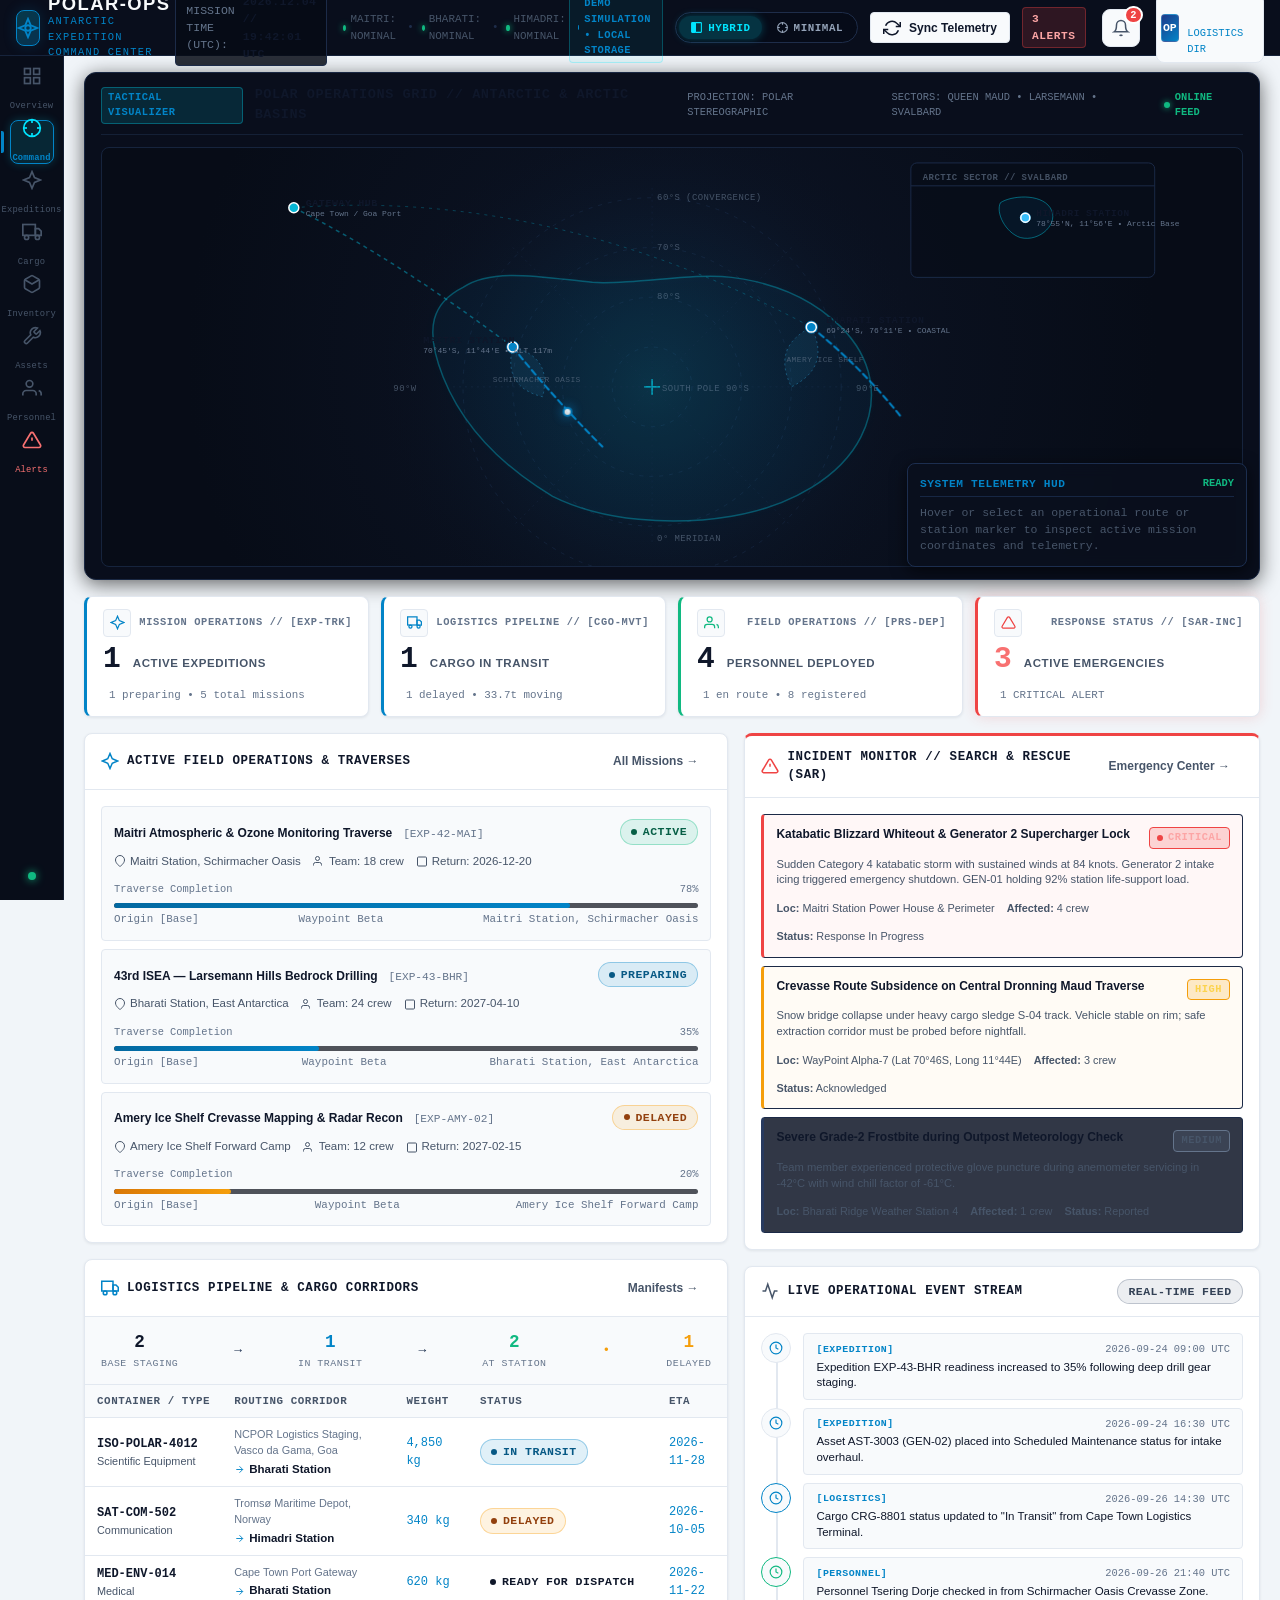
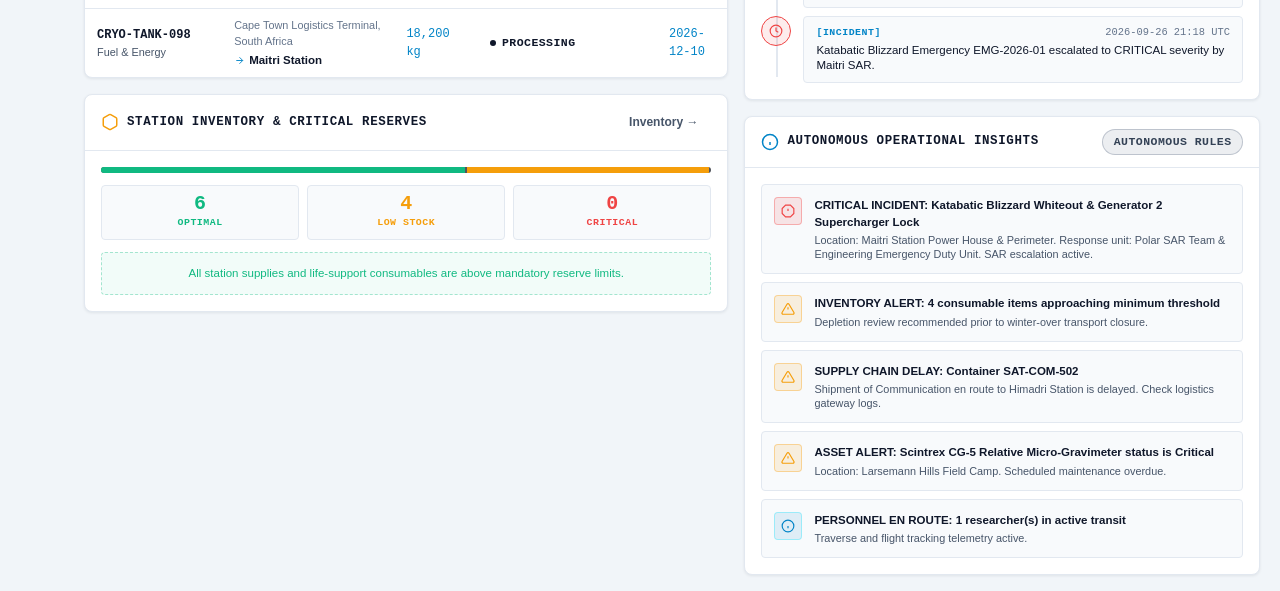
<file: pages/dashboard.html>
<!DOCTYPE html>
<html lang="en">
<head>
  <meta charset="UTF-8">
  <meta name="viewport" content="width=device-width, initial-scale=1.0">
  <title>Command Dashboard — POLAR-OPS</title>
  <link rel="stylesheet" href="../css/style.css">
  <link rel="stylesheet" href="../css/dashboard.css">
  <script>(function(){try{const t=localStorage.getItem('polar_theme')||'hybrid';document.documentElement.setAttribute('data-theme',t);}catch(e){}})();</script>
</head>
<body class="command-center-mode">
  <div class="app-shell" id="appLayout">
    <!-- Top Command Center Header Deck -->
    <header class="app-header">
      <div class="header-left">
        <button class="sidebar-toggle-btn" id="sidebarToggle" aria-label="Toggle Navigation Rail" aria-expanded="false">
          <svg class="icon" viewBox="0 0 24 24" fill="none" stroke="currentColor" stroke-width="2">
            <line x1="3" y1="12" x2="21" y2="12"></line>
            <line x1="3" y1="6" x2="21" y2="6"></line>
            <line x1="3" y1="18" x2="21" y2="18"></line>
          </svg>
        </button>
        <a href="../index.html" class="brand-identity">
          <div class="brand-logo-mark">
            <svg viewBox="0 0 24 24" fill="none" stroke="currentColor" stroke-width="2">
              <polygon points="12 2 15 9 22 12 15 15 12 22 9 15 2 12 9 9 12 2"></polygon>
              <circle cx="12" cy="12" r="3"></circle>
            </svg>
          </div>
          <div class="brand-text-group">
            <span class="brand-title">POLAR-OPS</span>
            <span class="brand-sub">ANTARCTIC EXPEDITION COMMAND CENTER</span>
          </div>
        </a>
      </div>

      <!-- Center: Tactical Network Status & Live Clock -->
      <div class="header-center command-telemetry-center">
        <div class="command-clock-box">
          <span class="clock-label">MISSION TIME (UTC):</span>
          <span class="clock-value" id="commandUtcClock">2026.09.27 // 20:45:00 UTC</span>
        </div>
        <div class="command-network-status">
          <span class="network-node active" title="Maitri Station 70°45'S 11°44'E">
            <span class="status-pip"></span> MAITRI: NOMINAL
          </span>
          <span class="network-sep">&bull;</span>
          <span class="network-node active" title="Bharati Station 69°24'S 76°11'E">
            <span class="status-pip"></span> BHARATI: NOMINAL
          </span>
          <span class="network-sep">&bull;</span>
          <span class="network-node active" title="Himadri Station 78°55'N 11°56'E">
            <span class="status-pip"></span> HIMADRI: NOMINAL
          </span>
        </div>
      </div>

      <!-- Right: Operational Actions & Environment Indicator -->
      <div class="header-right command-header-right">
        <div class="env-pill">
          <span class="env-dot"></span>
          <span>DEMO SIMULATION &bull; LOCAL STORAGE</span>
        </div>

        <div class="theme-switcher-wrapper" role="group" aria-label="Theme Switcher">
          <button type="button" class="theme-switch-btn active" data-theme-val="hybrid" id="themeBtnHybrid" title="Switch to Hybrid Command Center Theme" aria-pressed="true">
            <svg class="theme-icon" viewBox="0 0 24 24" fill="none" stroke="currentColor" stroke-width="2">
              <rect x="3" y="3" width="7" height="18" rx="1" fill="currentColor"></rect>
              <rect x="10" y="3" width="11" height="18" rx="1"></rect>
            </svg>
            <span class="theme-label">HYBRID</span>
          </button>
          <button type="button" class="theme-switch-btn" data-theme-val="minimal-scientific" id="themeBtnMinimal" title="Switch to Minimal Scientific Theme" aria-pressed="false">
            <svg class="theme-icon" viewBox="0 0 24 24" fill="none" stroke="currentColor" stroke-width="2">
              <circle cx="12" cy="12" r="9"></circle>
              <line x1="12" y1="3" x2="12" y2="7"></line>
              <line x1="12" y1="17" x2="12" y2="21"></line>
              <line x1="3" y1="12" x2="7" y2="12"></line>
              <line x1="17" y1="12" x2="21" y2="12"></line>
            </svg>
            <span class="theme-label">MINIMAL</span>
          </button>
        </div>

        <button class="btn btn-secondary btn-sm" id="dashboardRefreshBtn" title="Refresh local telemetry and ping station nodes">
          <svg class="icon" viewBox="0 0 24 24" fill="none" stroke="currentColor" stroke-width="2">
            <polyline points="23 4 23 10 17 10"></polyline>
            <polyline points="1 20 1 14 7 14"></polyline>
            <path d="M3.51 9a9 9 0 0 1 14.85-3.36L23 10M1 14l4.64 4.36A9 9 0 0 0 20.49 15"></path>
          </svg>
          <span>Sync Telemetry</span>
        </button>

        <a href="emergencies.html" class="command-emergency-btn" id="commandEmergencyBtn" title="View Emergency Incident Log">
          <span class="emergency-badge-pulse" id="headerEmergencyBadge">3 ALERTS</span>
        </a>

        <div class="header-notif-wrapper" style="margin: 0 4px;">
          <button class="header-icon-btn" id="notifBellBtn" aria-label="Notifications" title="View Telemetry Broadcasts">
            <svg class="icon" viewBox="0 0 24 24" fill="none" stroke="currentColor" stroke-width="2">
              <path d="M18 8A6 6 0 0 0 6 8c0 7-3 9-3 9h18s-3-2-3-9"></path>
              <path d="M13.73 21a2 2 0 0 1-3.46 0"></path>
            </svg>
            <span class="notif-badge" id="notifCountBadge">4</span>
          </button>
        </div>

        <div class="operator-profile compact">
          <div class="operator-avatar">OP</div>
          <div class="operator-info">
            <span class="operator-name">CMD. V. RATHORE</span>
            <span class="operator-role">LOGISTICS DIR</span>
          </div>
        </div>
      </div>
    </header>

    <div class="app-body command-body">
      <!-- Tactical Navigation Rail -->
      <aside class="app-sidebar" id="appSidebar">
        <nav class="sidebar-nav command-nav" aria-label="Command Rail Navigation">
          <a href="../index.html" class="sidebar-nav-item rail-item" data-nav="overview" title="Platform Overview & Systems">
            <svg class="icon" viewBox="0 0 24 24" fill="none" stroke="currentColor" stroke-width="2">
              <rect x="3" y="3" width="7" height="7"></rect>
              <rect x="14" y="3" width="7" height="7"></rect>
              <rect x="14" y="14" width="7" height="7"></rect>
              <rect x="3" y="14" width="7" height="7"></rect>
            </svg>
            <span class="rail-label">Overview</span>
          </a>
          <a href="dashboard.html" class="sidebar-nav-item rail-item active" data-nav="dashboard" title="Command Center Dashboard">
            <svg class="icon" viewBox="0 0 24 24" fill="none" stroke="currentColor" stroke-width="2">
              <circle cx="12" cy="12" r="10"></circle>
              <line x1="22" y1="12" x2="18" y2="12"></line>
              <line x1="6" y1="12" x2="2" y2="12"></line>
              <line x1="12" y1="6" x2="12" y2="2"></line>
              <line x1="12" y1="22" x2="12" y2="18"></line>
            </svg>
            <span class="rail-label">Command</span>
          </a>
          <a href="expeditions.html" class="sidebar-nav-item rail-item" data-nav="expeditions" title="Expeditions & Field Traverses (Phase 4)">
            <svg class="icon" viewBox="0 0 24 24" fill="none" stroke="currentColor" stroke-width="2">
              <polygon points="12 2 15 9 22 12 15 15 12 22 9 15 2 12 9 9 12 2"></polygon>
            </svg>
            <span class="rail-label">Expeditions</span>
          </a>
          <a href="cargo.html" class="sidebar-nav-item rail-item" data-nav="cargo" title="Cargo Logistics & Transport (Phase 5)">
            <svg class="icon" viewBox="0 0 24 24" fill="none" stroke="currentColor" stroke-width="2">
              <rect x="1" y="3" width="15" height="13"></rect>
              <polygon points="16 8 20 8 23 11 23 16 16 16 8"></polygon>
              <circle cx="5.5" cy="18.5" r="2.5"></circle>
              <circle cx="18.5" cy="18.5" r="2.5"></circle>
            </svg>
            <span class="rail-label">Cargo</span>
          </a>
          <a href="inventory.html" class="sidebar-nav-item rail-item" data-nav="inventory" title="Station Supplies & Inventory (Phase 6)">
            <svg class="icon" viewBox="0 0 24 24" fill="none" stroke="currentColor" stroke-width="2">
              <path d="M21 16V8a2 2 0 0 0-1-1.73l-7-4a2 2 0 0 0-2 0l-7 4A2 2 0 0 0 3 8v8a2 2 0 0 0 1 1.73l7 4a2 2 0 0 0 2 0l7-4A2 2 0 0 0 21 16z"></path>
              <polyline points="3.27 6.96 12 12.01 20.73 6.96"></polyline>
            </svg>
            <span class="rail-label">Inventory</span>
          </a>
          <a href="assets.html" class="sidebar-nav-item rail-item" data-nav="assets" title="Station Assets & Heavy Vehicles (Phase 7)">
            <svg class="icon" viewBox="0 0 24 24" fill="none" stroke="currentColor" stroke-width="2">
              <path d="M14.7 6.3a1 1 0 0 0 0 1.4l1.6 1.6a1 1 0 0 0 1.4 0l3.77-3.77a6 6 0 0 1-7.94 7.94l-6.91 6.91a2.12 2.12 0 0 1-3-3l6.91-6.91a6 6 0 0 1 7.94-7.94l-3.76 3.76z"></path>
            </svg>
            <span class="rail-label">Assets</span>
          </a>
          <a href="personnel.html" class="sidebar-nav-item rail-item" data-nav="personnel" title="Scientist & Crew Roster (Phase 8)">
            <svg class="icon" viewBox="0 0 24 24" fill="none" stroke="currentColor" stroke-width="2">
              <path d="M17 21v-2a4 4 0 0 0-4-4H5a4 4 0 0 0-4 4v2"></path>
              <circle cx="9" cy="7" r="4"></circle>
              <path d="M23 21v-2a4 4 0 0 0-3-3.87"></path>
            </svg>
            <span class="rail-label">Personnel</span>
          </a>
          <a href="emergencies.html" class="sidebar-nav-item rail-item alert-rail" data-nav="emergencies" title="Search & Rescue Emergencies (Phase 9)">
            <svg class="icon" viewBox="0 0 24 24" fill="none" stroke="currentColor" stroke-width="2">
              <path d="M10.29 3.86L1.82 18a2 2 0 0 0 1.71 3h16.94a2 2 0 0 0 1.71-3L13.71 3.86a2 2 0 0 0-3.42 0z"></path>
              <line x1="12" y1="9" x2="12" y2="13"></line>
              <line x1="12" y1="17" x2="12.01" y2="17"></line>
            </svg>
            <span class="rail-label">Alerts</span>
          </a>
        </nav>
        <div class="rail-footer">
          <div class="rail-status-dot" title="Storage Engine: Local Online"></div>
        </div>
      </aside>

      <!-- Mobile Backdrop -->
      <div class="sidebar-backdrop" id="sidebarBackdrop"></div>

      <!-- Main Operational Command Deck Workspace -->
      <main class="app-main">
        <div class="page-container" id="commandWorkspace">
          <div class="page-header" style="display: none;"></div>
          
          <!-- ===================================================================
               ZONE 1: PRIMARY POLAR OPERATIONS VISUALIZATION (HERO COMPONENT)
               =================================================================== -->
          <section class="command-visualization-panel" aria-label="Polar Operations Geographic Visualizer">
            <div class="vis-header-bar">
              <div class="vis-title-group">
                <span class="vis-telemetry-tag">TACTICAL VISUALIZER</span>
                <h2 class="vis-title">POLAR OPERATIONS GRID // ANTARCTIC &amp; ARCTIC BASINS</h2>
              </div>
              <div class="vis-controls">
                <span class="vis-mode-chip">PROJECTION: POLAR STEREOGRAPHIC</span>
                <span class="vis-mode-chip">SECTORS: QUEEN MAUD &bull; LARSEMANN &bull; SVALBARD</span>
                <div class="vis-live-indicator">
                  <span class="live-dot pulse"></span>
                  <span>ONLINE FEED</span>
                </div>
              </div>
            </div>

            <!-- Interactive SVG Polar Operations Canvas -->
            <div class="polar-svg-container" id="polarOpsMapContainer">
              <!-- Dynamically populated and animated by DashboardModule.renderPolarMap() -->
            </div>

            <!-- Dynamic On-Map Telemetry HUD Card -->
            <div class="polar-map-hud" id="polarMapHud">
              <div class="hud-header">
                <span class="hud-title" id="hudTitle">SYSTEM TELEMETRY HUD</span>
                <span class="hud-status" id="hudStatus">READY</span>
              </div>
              <div class="hud-body" id="hudBody">
                Hover or select an operational route or station marker to inspect active mission coordinates and telemetry.
              </div>
            </div>
          </section>

          <!-- ===================================================================
               ZONE 2: COMPACT MISSION TELEMETRY STRIP (REPLACING SAAS CARDS)
               =================================================================== -->
          <section class="dashboard-telemetry-strip command-telemetry-strip" aria-label="Key Operational Telemetry">
            <div class="dashboard-kpi-grid command-kpi-strip" id="kpiCardsContainer">
              <!-- Dynamically rendered by DashboardModule.renderKPICards() -->
            </div>
          </section>

          <!-- ===================================================================
               ZONE 3: LOWER COMMAND OPERATIONS MONITORING WORKSPACE
               =================================================================== -->
          <div class="dashboard-grid-two-col command-grid-deck">
            
            <!-- LEFT COLUMN: ACTIVE OPERATIONS & LOGISTICS PIPELINE -->
            <div class="command-deck-col">
              
              <!-- Active Operations Monitor -->
              <div class="polar-card command-card">
                <div class="polar-card-header command-card-header">
                  <div class="polar-card-title">
                    <svg class="icon" viewBox="0 0 24 24" fill="none" stroke="currentColor" stroke-width="2" style="color: var(--polar-cyan-primary);">
                      <polygon points="12 2 15 9 22 12 15 15 12 22 9 15 2 12 9 9 12 2"></polygon>
                    </svg>
                    <span>ACTIVE FIELD OPERATIONS &amp; TRAVERSES</span>
                  </div>
                  <a href="expeditions.html" class="btn btn-ghost btn-sm">All Missions &rarr;</a>
                </div>
                <div class="polar-card-body command-card-body">
                  <div class="expedition-list command-ops-list" id="dashboardExpeditionsList">
                    <!-- Populated dynamically -->
                  </div>
                </div>
              </div>

              <!-- Logistics Pipeline & Cargo Flow -->
              <div class="polar-card command-card">
                <div class="polar-card-header command-card-header">
                  <div class="polar-card-title">
                    <svg class="icon" viewBox="0 0 24 24" fill="none" stroke="currentColor" stroke-width="2" style="color: var(--status-cyan);">
                      <rect x="1" y="3" width="15" height="13"></rect>
                      <polygon points="16 8 20 8 23 11 23 16 16 16 8"></polygon>
                      <circle cx="5.5" cy="18.5" r="2.5"></circle>
                      <circle cx="18.5" cy="18.5" r="2.5"></circle>
                    </svg>
                    <span>LOGISTICS PIPELINE &amp; CARGO CORRIDORS</span>
                  </div>
                  <a href="cargo.html" class="btn btn-ghost btn-sm">Manifests &rarr;</a>
                </div>
                <div class="polar-card-body command-card-body" style="padding: 0;">
                  <!-- Visual Cargo Stage Pipeline Flow -->
                  <div class="cargo-pipeline-diagram" id="cargoPipelineDiagram">
                    <!-- Injected dynamically -->
                  </div>
                  <div id="dashboardCargoList">
                    <!-- Populated dynamically -->
                  </div>
                </div>
              </div>

              <!-- Station Supply Health & Inventory -->
              <div class="polar-card command-card">
                <div class="polar-card-header command-card-header">
                  <div class="polar-card-title">
                    <svg class="icon" viewBox="0 0 24 24" fill="none" stroke="currentColor" stroke-width="2" style="color: var(--status-amber);">
                      <path d="M21 16V8a2 2 0 0 0-1-1.73l-7-4a2 2 0 0 0-2 0l-7 4A2 2 0 0 0 3 8v8a2 2 0 0 0 1 1.73l7 4a2 2 0 0 0 2 0l7-4A2 2 0 0 0 21 16z"></path>
                    </svg>
                    <span>STATION INVENTORY &amp; CRITICAL RESERVES</span>
                  </div>
                  <a href="inventory.html" class="btn btn-ghost btn-sm">Inventory &rarr;</a>
                </div>
                <div class="polar-card-body command-card-body">
                  <div id="dashboardInventoryHealth">
                    <!-- Populated dynamically -->
                  </div>
                </div>
              </div>
            </div>

            <!-- RIGHT COLUMN: INCIDENT MONITOR & EVENT STREAM -->
            <div class="command-deck-col">
              
              <!-- Dedicated Incident Monitor & SAR Alert Area -->
              <div class="polar-card command-card incident-deck-card">
                <div class="polar-card-header command-card-header">
                  <div class="polar-card-title">
                    <svg class="icon" viewBox="0 0 24 24" fill="none" stroke="currentColor" stroke-width="2" style="color: var(--status-red);">
                      <path d="M10.29 3.86L1.82 18a2 2 0 0 0 1.71 3h16.94a2 2 0 0 0 1.71-3L13.71 3.86a2 2 0 0 0-3.42 0z"></path>
                      <line x1="12" y1="9" x2="12" y2="13"></line>
                      <line x1="12" y1="17" x2="12.01" y2="17"></line>
                    </svg>
                    <span>INCIDENT MONITOR // SEARCH &amp; RESCUE (SAR)</span>
                  </div>
                  <a href="emergencies.html" class="btn btn-ghost btn-sm">Emergency Center &rarr;</a>
                </div>
                <div class="polar-card-body command-card-body">
                  <div id="dashboardEmergenciesList">
                    <!-- Populated dynamically -->
                  </div>
                </div>
              </div>

              <!-- Operational Event Stream / Timeline -->
              <div class="polar-card command-card">
                <div class="polar-card-header command-card-header">
                  <div class="polar-card-title">
                    <svg class="icon" viewBox="0 0 24 24" fill="none" stroke="currentColor" stroke-width="2" style="color: var(--polar-text-secondary);">
                      <polyline points="22 12 18 12 15 21 9 3 6 12 2 12"></polyline>
                    </svg>
                    <span>LIVE OPERATIONAL EVENT STREAM</span>
                  </div>
                  <span class="badge badge-neutral">Real-time Feed</span>
                </div>
                <div class="polar-card-body command-card-body">
                  <div id="dashboardActivityTimeline">
                    <!-- Populated dynamically -->
                  </div>
                </div>
              </div>

              <!-- Rule-Based Operational Diagnostics -->
              <div class="polar-card command-card">
                <div class="polar-card-header command-card-header">
                  <div class="polar-card-title">
                    <svg class="icon" viewBox="0 0 24 24" fill="none" stroke="currentColor" stroke-width="2" style="color: var(--polar-cyan-primary);">
                      <circle cx="12" cy="12" r="10"></circle>
                      <line x1="12" y1="16" x2="12" y2="12"></line>
                      <line x1="12" y1="8" x2="12.01" y2="8"></line>
                    </svg>
                    <span>AUTONOMOUS OPERATIONAL INSIGHTS</span>
                  </div>
                  <span class="badge badge-neutral">Autonomous Rules</span>
                </div>
                <div class="polar-card-body command-card-body">
                  <div id="dashboardInsightsList">
                    <!-- Populated dynamically -->
                  </div>
                </div>
              </div>
            </div>

          </div>
        </div>
      </main>
    </div>
  </div>

  <!-- Core Scripts in Strict Dependency Order -->
  <script src="../js/storage.js"></script>
  <script src="../data/dummyData.js"></script>
  <script src="../js/app.js"></script>
  <script src="../js/dashboard.js"></script>
</body>
</html>
</file>
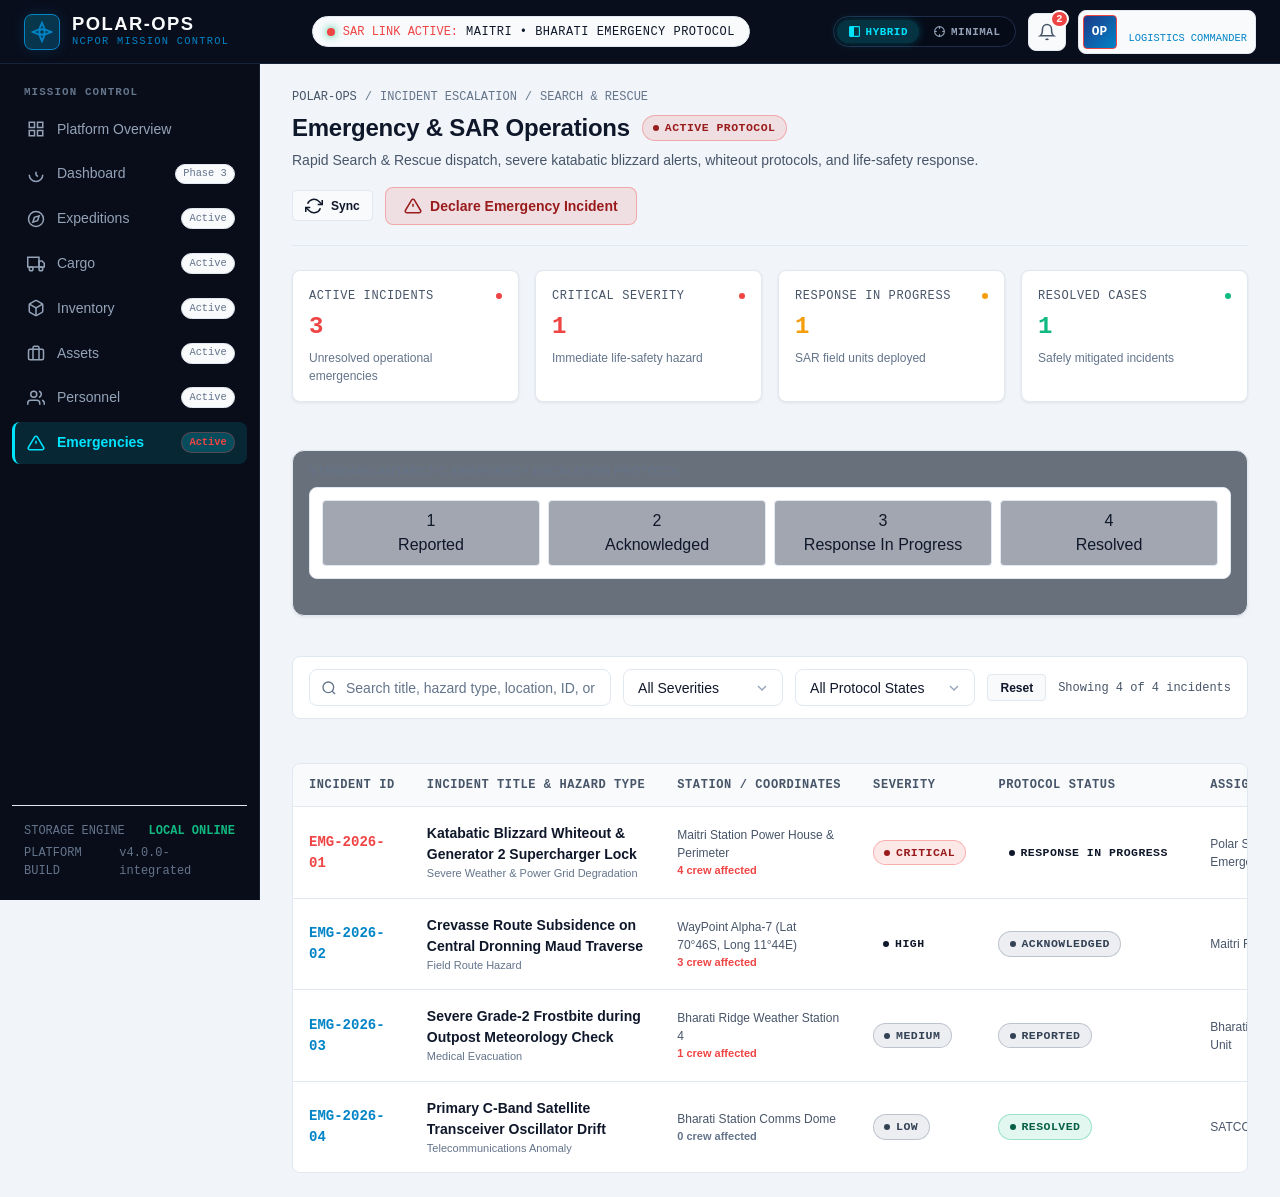
<file: pages/emergencies.html>
<!DOCTYPE html>
<html lang="en">
<head>
  <meta charset="UTF-8">
  <meta name="viewport" content="width=device-width, initial-scale=1.0">
  <title>Emergencies — POLAR-OPS</title>
  <link rel="stylesheet" href="../css/style.css">
  <script>(function(){try{const t=localStorage.getItem('polar_theme')||'hybrid';document.documentElement.setAttribute('data-theme',t);}catch(e){}})();</script>
</head>
<body>
  <div class="app-shell" id="appLayout">
    <!-- Top Header -->
    <header class="app-header">
      <div class="header-left">
        <button class="sidebar-toggle-btn" id="sidebarToggle" aria-label="Toggle Sidebar Navigation" aria-expanded="false">
          <svg class="icon" viewBox="0 0 24 24" fill="none" stroke="currentColor" stroke-width="2">
            <line x1="3" y1="12" x2="21" y2="12"></line>
            <line x1="3" y1="6" x2="21" y2="6"></line>
            <line x1="3" y1="18" x2="21" y2="18"></line>
          </svg>
        </button>
        <a href="../index.html" class="brand-identity">
          <div class="brand-logo-mark">
            <svg viewBox="0 0 24 24" fill="none" stroke="currentColor" stroke-width="2">
              <polygon points="12 2 15 9 22 12 15 15 12 22 9 15 2 12 9 9 12 2"></polygon>
              <circle cx="12" cy="12" r="3"></circle>
            </svg>
          </div>
          <div class="brand-text-group">
            <span class="brand-title">POLAR-OPS</span>
            <span class="brand-sub">NCPOR MISSION CONTROL</span>
          </div>
        </a>
      </div>

      <div class="header-center">
        <div class="header-telemetry-pill">
          <span class="telemetry-dot pulse" style="background-color: var(--status-red);"></span>
          <span class="telemetry-label" style="color: var(--status-red);">SAR LINK ACTIVE:</span>
          <span class="telemetry-value">MAITRI &bull; BHARATI EMERGENCY PROTOCOL</span>
        </div>
      </div>

      <div class="header-right">
                <div class="theme-switcher-wrapper" role="group" aria-label="Theme Switcher">
          <button type="button" class="theme-switch-btn active" data-theme-val="hybrid" id="themeBtnHybrid" title="Switch to Hybrid Command Center Theme" aria-pressed="true">
            <svg class="theme-icon" viewBox="0 0 24 24" fill="none" stroke="currentColor" stroke-width="2">
              <rect x="3" y="3" width="7" height="18" rx="1" fill="currentColor"></rect>
              <rect x="10" y="3" width="11" height="18" rx="1"></rect>
            </svg>
            <span class="theme-label">HYBRID</span>
          </button>
          <button type="button" class="theme-switch-btn" data-theme-val="minimal-scientific" id="themeBtnMinimal" title="Switch to Minimal Scientific Theme" aria-pressed="false">
            <svg class="theme-icon" viewBox="0 0 24 24" fill="none" stroke="currentColor" stroke-width="2">
              <circle cx="12" cy="12" r="9"></circle>
              <line x1="12" y1="3" x2="12" y2="7"></line>
              <line x1="12" y1="17" x2="12" y2="21"></line>
              <line x1="3" y1="12" x2="7" y2="12"></line>
              <line x1="17" y1="12" x2="21" y2="12"></line>
            </svg>
            <span class="theme-label">MINIMAL</span>
          </button>
        </div>
        <div class="header-notif-wrapper">
          <button class="header-icon-btn" id="notifBellBtn" aria-label="Notifications" onclick="PolarUI.showToast('CRITICAL: Katabatic storm whiteout in progress at Maitri.', 'error', 'Emergency Alert')">
            <svg class="icon" viewBox="0 0 24 24" fill="none" stroke="currentColor" stroke-width="2">
              <path d="M18 8A6 6 0 0 0 6 8c0 7-3 9-3 9h18s-3-2-3-9"></path>
              <path d="M13.73 21a2 2 0 0 1-3.46 0"></path>
            </svg>
            <span class="notif-badge" id="notifCountBadge">4</span>
          </button>
        </div>

        <div class="operator-profile">
          <div class="operator-avatar" style="border-color: var(--status-red);">OP</div>
          <div class="operator-info">
            <span class="operator-name">CMD. V. RATHORE</span>
            <span class="operator-role">LOGISTICS COMMANDER</span>
          </div>
        </div>
      </div>
    </header>

    <div class="app-body">
      <!-- Sidebar Navigation -->
      <aside class="app-sidebar" id="appSidebar">
        <div class="sidebar-section">
          <div class="sidebar-section-title">MISSION CONTROL</div>
          <nav class="sidebar-nav" aria-label="Main Navigation">
            <a href="../index.html" class="sidebar-nav-item" data-nav="overview">
              <svg class="icon" viewBox="0 0 24 24" fill="none" stroke="currentColor" stroke-width="2">
                <rect x="3" y="3" width="7" height="7"></rect>
                <rect x="14" y="3" width="7" height="7"></rect>
                <rect x="14" y="14" width="7" height="7"></rect>
                <rect x="3" y="14" width="7" height="7"></rect>
              </svg>
              <span>Platform Overview</span>
            </a>
            <a href="dashboard.html" class="sidebar-nav-item" data-nav="dashboard">
              <svg class="icon" viewBox="0 0 24 24" fill="none" stroke="currentColor" stroke-width="2">
                <path d="M3 13a9 9 0 1 0 18 0"></path>
                <path d="M12 9v4l2.5 2.5"></path>
              </svg>
              <span>Dashboard</span>
              <span class="sidebar-badge">Phase 3</span>
            </a>
            <a href="expeditions.html" class="sidebar-nav-item" data-nav="expeditions">
              <svg class="icon" viewBox="0 0 24 24" fill="none" stroke="currentColor" stroke-width="2">
                <circle cx="12" cy="12" r="10"></circle>
                <polygon points="16.24 7.76 14.12 14.12 7.76 16.24 9.88 9.88 16.24 7.76"></polygon>
              </svg>
              <span>Expeditions</span>
              <span class="sidebar-badge">Active</span>
            </a>
            <a href="cargo.html" class="sidebar-nav-item" data-nav="cargo">
              <svg class="icon" viewBox="0 0 24 24" fill="none" stroke="currentColor" stroke-width="2">
                <rect x="1" y="3" width="15" height="13"></rect>
                <polygon points="16 8 20 8 23 11 23 16 16 16 8"></polygon>
                <circle cx="5.5" cy="18.5" r="2.5"></circle>
                <circle cx="18.5" cy="18.5" r="2.5"></circle>
              </svg>
              <span>Cargo</span>
              <span class="sidebar-badge">Active</span>
            </a>
            <a href="inventory.html" class="sidebar-nav-item" data-nav="inventory">
              <svg class="icon" viewBox="0 0 24 24" fill="none" stroke="currentColor" stroke-width="2">
                <path d="M21 16V8a2 2 0 0 0-1-1.73l-7-4a2 2 0 0 0-2 0l-7 4A2 2 0 0 0 3 8v8a2 2 0 0 0 1 1.73l7 4a2 2 0 0 0 2 0l7-4A2 2 0 0 0 21 16z"></path>
                <polyline points="3.27 6.96 12 12.01 20.73 6.96"></polyline>
                <line x1="12" y1="22.08" x2="12" y2="12"></line>
              </svg>
              <span>Inventory</span>
              <span class="sidebar-badge">Active</span>
            </a>
            <a href="assets.html" class="sidebar-nav-item" data-nav="assets">
              <svg class="icon" viewBox="0 0 24 24" fill="none" stroke="currentColor" stroke-width="2">
                <rect x="2" y="7" width="20" height="14" rx="2" ry="2"></rect>
                <path d="M16 21V5a2 2 0 0 0-2-2h-4a2 2 0 0 0-2 2v16"></path>
              </svg>
              <span>Assets</span>
              <span class="sidebar-badge">Active</span>
            </a>
            <a href="personnel.html" class="sidebar-nav-item" data-nav="personnel">
              <svg class="icon" viewBox="0 0 24 24" fill="none" stroke="currentColor" stroke-width="2">
                <path d="M17 21v-2a4 4 0 0 0-4-4H5a4 4 0 0 0-4 4v2"></path>
                <circle cx="9" cy="7" r="4"></circle>
                <path d="M23 21v-2a4 4 0 0 0-3-3.87"></path>
                <path d="M16 3.13a4 4 0 0 1 0 7.75"></path>
              </svg>
              <span>Personnel</span>
              <span class="sidebar-badge">Active</span>
            </a>
            <a href="emergencies.html" class="sidebar-nav-item active" data-nav="emergencies">
              <svg class="icon" viewBox="0 0 24 24" fill="none" stroke="currentColor" stroke-width="2">
                <path d="M10.29 3.86L1.82 18a2 2 0 0 0 1.71 3h16.94a2 2 0 0 0 1.71-3L13.71 3.86a2 2 0 0 0-3.42 0z"></path>
                <line x1="12" y1="9" x2="12" y2="13"></line>
                <line x1="12" y1="17" x2="12.01" y2="17"></line>
              </svg>
              <span>Emergencies</span>
              <span class="sidebar-badge" style="color: var(--status-red); border-color: var(--status-red-border);">Active</span>
            </a>
          </nav>
        </div>

        <div class="sidebar-footer">
          <div class="system-status-indicator">
            <span>STORAGE ENGINE</span>
            <span style="color: var(--status-green); font-weight: 600;">LOCAL ONLINE</span>
          </div>
          <div class="system-status-indicator" style="margin-top: 4px;">
            <span>PLATFORM BUILD</span>
            <span>v4.0.0-integrated</span>
          </div>
        </div>
      </aside>

      <!-- Mobile Backdrop -->
      <div class="sidebar-backdrop" id="sidebarBackdrop"></div>

      <!-- Main Content Container -->
      <main class="app-main">
        <div class="page-container">
          <!-- Page Header Pattern -->
          <div class="page-header">
            <div class="page-title-group">
              <div class="page-breadcrumbs">
                <a href="../index.html">POLAR-OPS</a>
                <span>/</span>
                <span>INCIDENT ESCALATION</span>
                <span>/</span>
                <span>SEARCH &amp; RESCUE</span>
              </div>
              <h1 class="page-title">
                Emergency &amp; SAR Operations
                <span class="badge badge-emergency">
                  <span class="badge-dot pulse"></span>
                  Active Protocol
                </span>
              </h1>
              <p class="page-subtitle">
                Rapid Search &amp; Rescue dispatch, severe katabatic blizzard alerts, whiteout protocols, and life-safety response.
              </p>
            </div>
            <div class="page-actions">
              <button class="btn btn-secondary btn-sm" id="emergencyRefreshBtn" title="Sync emergency telemetry">
                <svg class="icon" viewBox="0 0 24 24" fill="none" stroke="currentColor" stroke-width="2">
                  <polyline points="23 4 23 10 17 10"></polyline>
                  <polyline points="1 20 1 14 7 14"></polyline>
                  <path d="M3.51 9a9 9 0 0 1 14.85-3.36L23 10M1 14l4.64 4.36A9 9 0 0 0 20.49 15"></path>
                </svg>
                <span>Sync</span>
              </button>
              <button class="btn btn-danger" id="openCreateEmergencyBtn" data-modal-open="createEmergencyModal">
                <svg class="icon" viewBox="0 0 24 24" fill="none" stroke="currentColor" stroke-width="2">
                  <path d="M10.29 3.86L1.82 18a2 2 0 0 0 1.71 3h16.94a2 2 0 0 0 1.71-3L13.71 3.86a2 2 0 0 0-3.42 0z"></path>
                  <line x1="12" y1="9" x2="12" y2="13"></line>
                  <line x1="12" y1="17" x2="12.01" y2="17"></line>
                </svg>
                <span>Declare Emergency Incident</span>
              </button>
            </div>
          </div>

          <!-- Section 1: Summary Metrics Bar -->
          <div class="module-kpi-grid" id="emergenciesMetricsBar">
            <div class="module-kpi-card">
              <div class="module-kpi-header">
                <span>Active Incidents</span>
                <span class="badge-dot" style="background-color: var(--status-red);"></span>
              </div>
              <div class="module-kpi-value" id="statActiveEmergencies" style="color: var(--status-red);">0</div>
              <div class="module-kpi-sub">Unresolved operational emergencies</div>
            </div>
            <div class="module-kpi-card">
              <div class="module-kpi-header">
                <span>Critical Severity</span>
                <span class="badge-dot" style="background-color: var(--status-red);"></span>
              </div>
              <div class="module-kpi-value" id="statCriticalEmergencies" style="color: var(--status-red);">0</div>
              <div class="module-kpi-sub">Immediate life-safety hazard</div>
            </div>
            <div class="module-kpi-card">
              <div class="module-kpi-header">
                <span>Response In Progress</span>
                <span class="badge-dot" style="background-color: var(--status-amber);"></span>
              </div>
              <div class="module-kpi-value" id="statInProgressEmergencies" style="color: var(--status-amber);">0</div>
              <div class="module-kpi-sub">SAR field units deployed</div>
            </div>
            <div class="module-kpi-card">
              <div class="module-kpi-header">
                <span>Resolved Cases</span>
                <span class="badge-dot" style="background-color: var(--status-green);"></span>
              </div>
              <div class="module-kpi-value" id="statResolvedEmergencies" style="color: var(--status-green);">0</div>
              <div class="module-kpi-sub">Safely mitigated incidents</div>
            </div>
          </div>

          <!-- Section 2: SAR Protocol Lifecycle Guide -->
          <div class="polar-card" style="margin-bottom: var(--space-4); background: rgba(14,24,42,0.6); border: 1px solid var(--polar-border-subtle);">
            <div class="polar-card-body" style="padding: 12px 16px;">
              <div style="font-size: 11px; text-transform: uppercase; letter-spacing: 0.8px; color: var(--polar-text-muted); margin-bottom: 8px;">Standard Antarctic Emergency Escalation Protocol</div>
              <div class="emergency-lifecycle-track">
                <div class="emergency-node active">
                  <span class="emergency-node-num">1</span>
                  <span>Reported</span>
                </div>
                <div class="emergency-node active">
                  <span class="emergency-node-num">2</span>
                  <span>Acknowledged</span>
                </div>
                <div class="emergency-node active">
                  <span class="emergency-node-num">3</span>
                  <span>Response In Progress</span>
                </div>
                <div class="emergency-node">
                  <span class="emergency-node-num">4</span>
                  <span>Resolved</span>
                </div>
              </div>
            </div>
          </div>

          <!-- Section 3: Controls Bar (Search + Filters) -->
          <div class="module-controls-bar">
            <div class="controls-group-left">
              <div class="search-input-wrapper">
                <svg viewBox="0 0 24 24" fill="none" stroke="currentColor" stroke-width="2">
                  <circle cx="11" cy="11" r="8"></circle>
                  <line x1="21" y1="21" x2="16.65" y2="16.65"></line>
                </svg>
                <input type="text" id="emergencySearchInput" class="form-control form-control-sm" placeholder="Search title, hazard type, location, ID, or response team...">
              </div>
              <select id="emergencySeverityFilter" class="form-select form-select-sm" style="width: 160px;">
                <option value="ALL">All Severities</option>
                <option value="CRITICAL">Critical</option>
                <option value="HIGH">High</option>
                <option value="MEDIUM">Medium</option>
                <option value="LOW">Low</option>
              </select>
            </div>
            <div class="controls-group-right">
              <select id="emergencyStatusFilter" class="form-select form-select-sm" style="width: 180px;">
                <option value="ALL">All Protocol States</option>
                <option value="Reported">Reported</option>
                <option value="Acknowledged">Acknowledged</option>
                <option value="Response In Progress">Response In Progress</option>
                <option value="Resolved">Resolved</option>
              </select>
              <button class="btn btn-secondary btn-sm" id="emergencyResetFiltersBtn" title="Reset all filters">
                <span>Reset</span>
              </button>
              <span class="results-count-chip" id="emergencyResultCount">Showing 0 incidents</span>
            </div>
          </div>

          <!-- Section 4: Emergency Table Container -->
          <div class="polar-table-container">
            <table class="polar-table" id="emergenciesTable">
              <thead>
                <tr>
                  <th style="width: 130px;">Incident ID</th>
                  <th>Incident Title &amp; Hazard Type</th>
                  <th>Station / Coordinates</th>
                  <th style="width: 110px;">Severity</th>
                  <th style="width: 170px;">Protocol Status</th>
                  <th style="width: 170px;">Assigned Response Team</th>
                  <th style="width: 190px; text-align: right;">Emergency Actions</th>
                </tr>
              </thead>
              <tbody id="emergenciesTableBody">
                <!-- Injected dynamically by js/emergency.js -->
              </tbody>
            </table>
            <div id="emergenciesEmptyState" class="polar-table-empty" style="display: none;">
              <svg viewBox="0 0 24 24" fill="none" stroke="currentColor" stroke-width="2">
                <path d="M10.29 3.86L1.82 18a2 2 0 0 0 1.71 3h16.94a2 2 0 0 0 1.71-3L13.71 3.86a2 2 0 0 0-3.42 0z"></path>
              </svg>
              <div style="font-weight: 600; color: var(--polar-text-primary); margin-bottom: 4px;">No matching emergency incidents</div>
              <div style="font-size: var(--text-xs);">All operational sectors reporting normal conditions.</div>
            </div>
          </div>
        </div>
      </main>
    </div>
  </div>

  <!-- Create Emergency Modal -->
  <div class="polar-modal-overlay" id="createEmergencyModal" aria-hidden="true">
    <div class="polar-modal">
      <div class="polar-modal-header" style="border-bottom-color: rgba(239,68,68,0.3);">
        <div class="polar-modal-title" style="color: var(--status-red);">
          <svg class="icon" viewBox="0 0 24 24" fill="none" stroke="currentColor" stroke-width="2">
            <path d="M10.29 3.86L1.82 18a2 2 0 0 0 1.71 3h16.94a2 2 0 0 0 1.71-3L13.71 3.86a2 2 0 0 0-3.42 0z"></path>
            <line x1="12" y1="9" x2="12" y2="13"></line>
            <line x1="12" y1="17" x2="12.01" y2="17"></line>
          </svg>
          <span>Declare Operational Emergency</span>
        </div>
        <button class="polar-modal-close" data-modal-close aria-label="Close modal">&times;</button>
      </div>
      <form id="createEmergencyForm">
        <div class="polar-modal-body">
          <div class="form-grid">
            <div class="form-group">
              <label class="form-label" for="newEmergencyId">Incident Code <span style="color: var(--status-red);">&ast;</span></label>
              <input type="text" id="newEmergencyId" class="form-control" required placeholder="EMG-2026-05" style="font-family: var(--font-mono);">
            </div>
            <div class="form-group">
              <label class="form-label" for="newEmergencyTitle">Incident Title <span style="color: var(--status-red);">&ast;</span></label>
              <input type="text" id="newEmergencyTitle" class="form-control" required placeholder="e.g. Crevasse Subsidence on Sledge Trail">
            </div>
          </div>

          <div class="form-grid" style="margin-top: var(--space-3);">
            <div class="form-group">
              <label class="form-label" for="newEmergencyType">Hazard Type <span style="color: var(--status-red);">&ast;</span></label>
              <input type="text" id="newEmergencyType" class="form-control" required placeholder="e.g. Severe Weather / Structural Failure">
            </div>
            <div class="form-group">
              <label class="form-label" for="newEmergencySeverity">Severity Level <span style="color: var(--status-red);">&ast;</span></label>
              <select id="newEmergencySeverity" class="form-select" required>
                <option value="CRITICAL">CRITICAL — Immediate Life Safety Risk</option>
                <option value="HIGH" selected>HIGH — Urgent Response Required</option>
                <option value="MEDIUM">MEDIUM — Secondary Risk</option>
                <option value="LOW">LOW — Advisory / Monitored</option>
              </select>
            </div>
          </div>

          <div class="form-grid" style="margin-top: var(--space-3);">
            <div class="form-group">
              <label class="form-label" for="newEmergencyLocation">Station / Coordinates <span style="color: var(--status-red);">&ast;</span></label>
              <input type="text" id="newEmergencyLocation" class="form-control" required placeholder="e.g. Maitri Station Power House">
            </div>
            <div class="form-group">
              <label class="form-label" for="newEmergencyPersonnel">Affected Personnel Count</label>
              <input type="number" id="newEmergencyPersonnel" class="form-control" min="0" value="0">
            </div>
          </div>

          <div class="form-grid" style="margin-top: var(--space-3);">
            <div class="form-group">
              <label class="form-label" for="newEmergencyTeam">Assigned Response Team</label>
              <input type="text" id="newEmergencyTeam" class="form-control" placeholder="e.g. Polar SAR Team & Field Engineers">
            </div>
            <div class="form-group">
              <label class="form-label" for="newEmergencyEquipment">Required Equipment</label>
              <input type="text" id="newEmergencyEquipment" class="form-control" placeholder="e.g. Snowcat PB-01, Emergency Power Cable">
            </div>
          </div>

          <div class="form-group" style="margin-top: var(--space-3);">
            <label class="form-label" for="newEmergencyDesc">Incident Briefing &amp; Situation Details</label>
            <textarea id="newEmergencyDesc" class="form-control" rows="3" placeholder="Provide situational context, environmental telemetry, and immediate mitigation actions..."></textarea>
          </div>
        </div>
        <div class="polar-modal-footer">
          <button type="button" class="btn btn-secondary" data-modal-close>Cancel</button>
          <button type="submit" class="btn btn-danger">Broadcast Emergency</button>
        </div>
      </form>
    </div>
  </div>

  <!-- Edit Emergency Modal -->
  <div class="polar-modal-overlay" id="editEmergencyModal" aria-hidden="true">
    <div class="polar-modal">
      <div class="polar-modal-header">
        <div class="polar-modal-title">
          <svg class="icon" viewBox="0 0 24 24" fill="none" stroke="currentColor" stroke-width="2" style="color: var(--polar-cyan-primary);">
            <path d="M11 4H4a2 2 0 0 0-2 2v14a2 2 0 0 0 2 2h14a2 2 0 0 0 2-2v-7"></path>
            <path d="M18.5 2.5a2.121 2.121 0 0 1 3 3L12 15l-4 1 1-4 9.5-9.5z"></path>
          </svg>
          <span>Modify Incident Status &amp; Protocol</span>
        </div>
        <button class="polar-modal-close" data-modal-close aria-label="Close modal">&times;</button>
      </div>
      <form id="editEmergencyForm">
        <input type="hidden" id="editEmergencyId">
        <div class="polar-modal-body">
          <div class="form-grid">
            <div class="form-group">
              <label class="form-label">Incident Code</label>
              <input type="text" id="editEmergencyIdDisplay" class="form-control" disabled style="font-family: var(--font-mono); opacity: 0.7;">
            </div>
            <div class="form-group">
              <label class="form-label" for="editEmergencyTitle">Incident Title <span style="color: var(--status-red);">&ast;</span></label>
              <input type="text" id="editEmergencyTitle" class="form-control" required>
            </div>
          </div>

          <div class="form-grid" style="margin-top: var(--space-3);">
            <div class="form-group">
              <label class="form-label" for="editEmergencySeverity">Severity Level</label>
              <select id="editEmergencySeverity" class="form-select">
                <option value="CRITICAL">CRITICAL</option>
                <option value="HIGH">HIGH</option>
                <option value="MEDIUM">MEDIUM</option>
                <option value="LOW">LOW</option>
              </select>
            </div>
            <div class="form-group">
              <label class="form-label" for="editEmergencyStatus">Protocol Status</label>
              <select id="editEmergencyStatus" class="form-select">
                <option value="Reported">Reported</option>
                <option value="Acknowledged">Acknowledged</option>
                <option value="Response In Progress">Response In Progress</option>
                <option value="Resolved">Resolved</option>
              </select>
            </div>
          </div>

          <div class="form-grid" style="margin-top: var(--space-3);">
            <div class="form-group">
              <label class="form-label" for="editEmergencyLocation">Location</label>
              <input type="text" id="editEmergencyLocation" class="form-control" required>
            </div>
            <div class="form-group">
              <label class="form-label" for="editEmergencyPersonnel">Affected Personnel</label>
              <input type="number" id="editEmergencyPersonnel" class="form-control" min="0">
            </div>
          </div>

          <div class="form-grid" style="margin-top: var(--space-3);">
            <div class="form-group">
              <label class="form-label" for="editEmergencyTeam">Response Team</label>
              <input type="text" id="editEmergencyTeam" class="form-control">
            </div>
            <div class="form-group">
              <label class="form-label" for="editEmergencyEquipment">Required Equipment</label>
              <input type="text" id="editEmergencyEquipment" class="form-control">
            </div>
          </div>

          <div class="form-group" style="margin-top: var(--space-3);">
            <label class="form-label" for="editEmergencyDesc">Situation Description</label>
            <textarea id="editEmergencyDesc" class="form-control" rows="3"></textarea>
          </div>
        </div>
        <div class="polar-modal-footer">
          <button type="button" class="btn btn-secondary" data-modal-close>Cancel</button>
          <button type="submit" class="btn btn-primary">Update Incident</button>
        </div>
      </form>
    </div>
  </div>

  <!-- Emergency Dossier Modal -->
  <div class="polar-modal-overlay" id="viewEmergencyModal" aria-hidden="true">
    <div class="polar-modal">
      <div class="polar-modal-header" style="border-bottom-color: rgba(239,68,68,0.3);">
        <div class="polar-modal-title">
          <span id="viewEmergencyId" style="font-family: var(--font-mono); color: var(--status-red); margin-right: 6px;">EMG-XX</span>
          <span id="viewEmergencyTitle">Incident Dossier</span>
        </div>
        <button class="polar-modal-close" data-modal-close aria-label="Close modal">&times;</button>
      </div>
      <div class="polar-modal-body" id="viewEmergencyContent">
        <!-- Injected dynamically -->
      </div>
      <div class="polar-modal-footer">
        <button type="button" class="btn btn-secondary" data-modal-close>Close</button>
      </div>
    </div>
  </div>

  <!-- Core Scripts -->
  <script src="../js/storage.js"></script>
  <script src="../data/dummyData.js"></script>
  <script src="../js/app.js"></script>
  <script src="../js/emergency.js"></script>
</body>
</html>
</file>
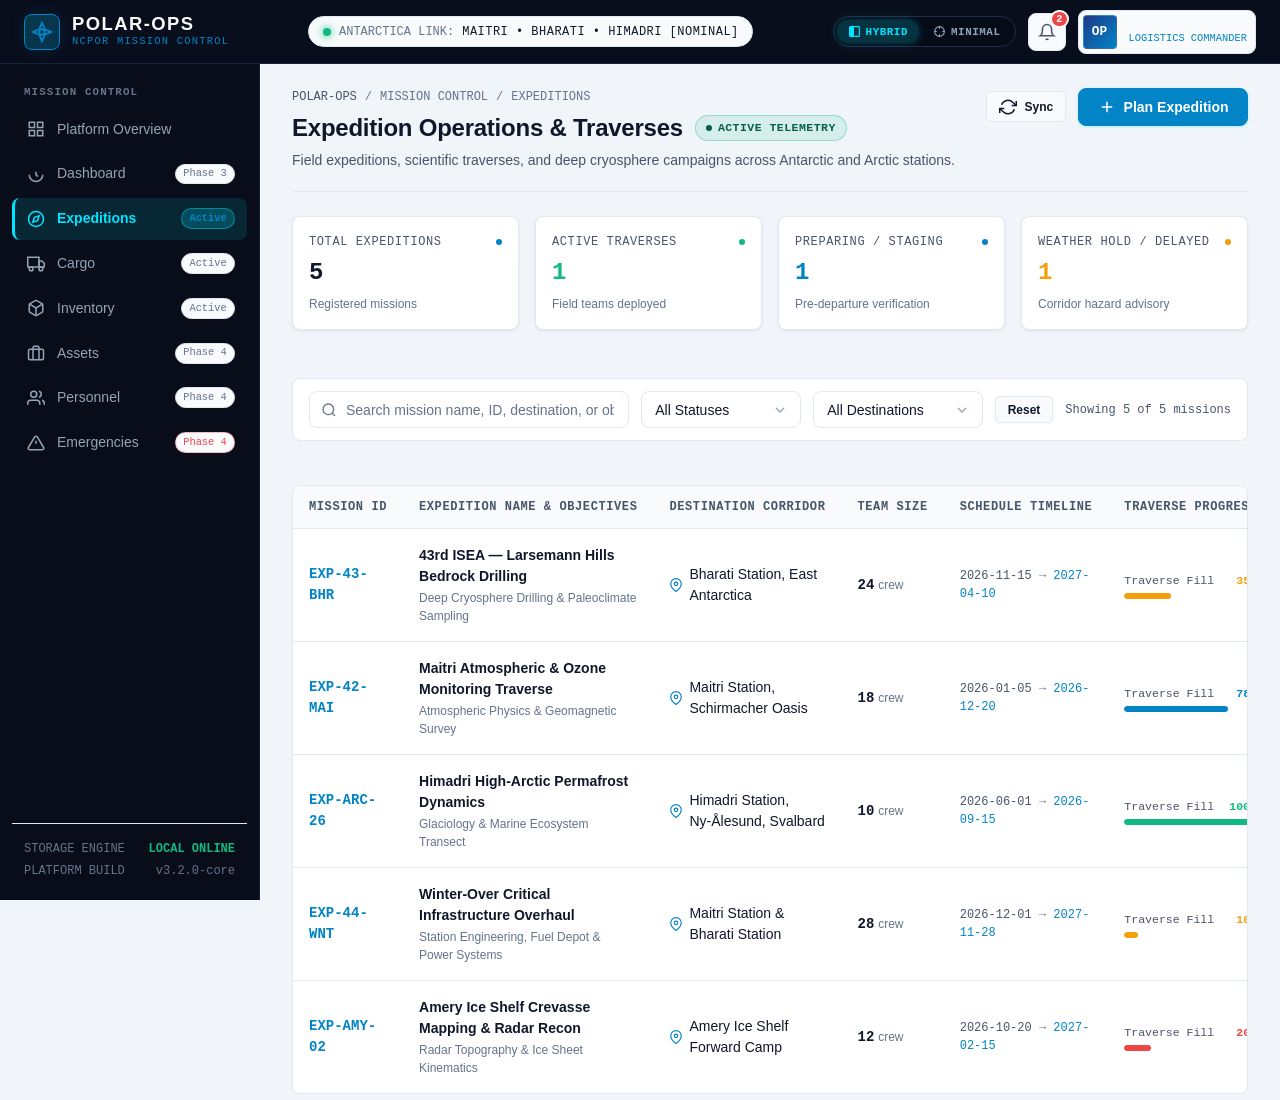
<file: pages/expeditions.html>
<!DOCTYPE html>
<html lang="en">
<head>
  <meta charset="UTF-8">
  <meta name="viewport" content="width=device-width, initial-scale=1.0">
  <title>Expeditions — POLAR-OPS</title>
  <link rel="stylesheet" href="../css/style.css">
  <script>(function(){try{const t=localStorage.getItem('polar_theme')||'hybrid';document.documentElement.setAttribute('data-theme',t);}catch(e){}})();</script>
</head>
<body>
  <div class="app-shell" id="appLayout">
    <!-- Top Header -->
    <header class="app-header">
      <div class="header-left">
        <button class="sidebar-toggle-btn" id="sidebarToggle" aria-label="Toggle Sidebar Navigation" aria-expanded="false">
          <svg class="icon" viewBox="0 0 24 24" fill="none" stroke="currentColor" stroke-width="2">
            <line x1="3" y1="12" x2="21" y2="12"></line>
            <line x1="3" y1="6" x2="21" y2="6"></line>
            <line x1="3" y1="18" x2="21" y2="18"></line>
          </svg>
        </button>
        <a href="../index.html" class="brand-identity">
          <div class="brand-logo-mark">
            <svg viewBox="0 0 24 24" fill="none" stroke="currentColor" stroke-width="2">
              <polygon points="12 2 15 9 22 12 15 15 12 22 9 15 2 12 9 9 12 2"></polygon>
              <circle cx="12" cy="12" r="3"></circle>
            </svg>
          </div>
          <div class="brand-text-group">
            <span class="brand-title">POLAR-OPS</span>
            <span class="brand-sub">NCPOR MISSION CONTROL</span>
          </div>
        </a>
      </div>

      <div class="header-center">
        <div class="header-telemetry-pill">
          <span class="telemetry-dot pulse"></span>
          <span class="telemetry-label">ANTARCTICA LINK:</span>
          <span class="telemetry-value">MAITRI &bull; BHARATI &bull; HIMADRI [NOMINAL]</span>
        </div>
      </div>

      <div class="header-right">
                <div class="theme-switcher-wrapper" role="group" aria-label="Theme Switcher">
          <button type="button" class="theme-switch-btn active" data-theme-val="hybrid" id="themeBtnHybrid" title="Switch to Hybrid Command Center Theme" aria-pressed="true">
            <svg class="theme-icon" viewBox="0 0 24 24" fill="none" stroke="currentColor" stroke-width="2">
              <rect x="3" y="3" width="7" height="18" rx="1" fill="currentColor"></rect>
              <rect x="10" y="3" width="11" height="18" rx="1"></rect>
            </svg>
            <span class="theme-label">HYBRID</span>
          </button>
          <button type="button" class="theme-switch-btn" data-theme-val="minimal-scientific" id="themeBtnMinimal" title="Switch to Minimal Scientific Theme" aria-pressed="false">
            <svg class="theme-icon" viewBox="0 0 24 24" fill="none" stroke="currentColor" stroke-width="2">
              <circle cx="12" cy="12" r="9"></circle>
              <line x1="12" y1="3" x2="12" y2="7"></line>
              <line x1="12" y1="17" x2="12" y2="21"></line>
              <line x1="3" y1="12" x2="7" y2="12"></line>
              <line x1="17" y1="12" x2="21" y2="12"></line>
            </svg>
            <span class="theme-label">MINIMAL</span>
          </button>
        </div>
        <div class="header-notif-wrapper">
          <button class="header-icon-btn" id="notifBellBtn" aria-label="Notifications" onclick="PolarUI.showToast('4 active telemetry notifications logged.', 'info')">
            <svg class="icon" viewBox="0 0 24 24" fill="none" stroke="currentColor" stroke-width="2">
              <path d="M18 8A6 6 0 0 0 6 8c0 7-3 9-3 9h18s-3-2-3-9"></path>
              <path d="M13.73 21a2 2 0 0 1-3.46 0"></path>
            </svg>
            <span class="notif-badge" id="notifCountBadge">4</span>
          </button>
        </div>

        <div class="operator-profile">
          <div class="operator-avatar">OP</div>
          <div class="operator-info">
            <span class="operator-name">CMD. V. RATHORE</span>
            <span class="operator-role">LOGISTICS COMMANDER</span>
          </div>
        </div>
      </div>
    </header>

    <div class="app-body">
      <!-- Sidebar Navigation -->
      <aside class="app-sidebar" id="appSidebar">
        <div class="sidebar-section">
          <div class="sidebar-section-title">MISSION CONTROL</div>
          <nav class="sidebar-nav" aria-label="Main Navigation">
            <a href="../index.html" class="sidebar-nav-item" data-nav="overview">
              <svg class="icon" viewBox="0 0 24 24" fill="none" stroke="currentColor" stroke-width="2">
                <rect x="3" y="3" width="7" height="7"></rect>
                <rect x="14" y="3" width="7" height="7"></rect>
                <rect x="14" y="14" width="7" height="7"></rect>
                <rect x="3" y="14" width="7" height="7"></rect>
              </svg>
              <span>Platform Overview</span>
            </a>
            <a href="dashboard.html" class="sidebar-nav-item" data-nav="dashboard">
              <svg class="icon" viewBox="0 0 24 24" fill="none" stroke="currentColor" stroke-width="2">
                <path d="M3 13a9 9 0 1 0 18 0"></path>
                <path d="M12 9v4l2.5 2.5"></path>
              </svg>
              <span>Dashboard</span>
              <span class="sidebar-badge">Phase 3</span>
            </a>
            <a href="expeditions.html" class="sidebar-nav-item active" data-nav="expeditions">
              <svg class="icon" viewBox="0 0 24 24" fill="none" stroke="currentColor" stroke-width="2">
                <circle cx="12" cy="12" r="10"></circle>
                <polygon points="16.24 7.76 14.12 14.12 7.76 16.24 9.88 9.88 16.24 7.76"></polygon>
              </svg>
              <span>Expeditions</span>
              <span class="sidebar-badge">Active</span>
            </a>
            <a href="cargo.html" class="sidebar-nav-item" data-nav="cargo">
              <svg class="icon" viewBox="0 0 24 24" fill="none" stroke="currentColor" stroke-width="2">
                <rect x="1" y="3" width="15" height="13"></rect>
                <polygon points="16 8 20 8 23 11 23 16 16 16 8"></polygon>
                <circle cx="5.5" cy="18.5" r="2.5"></circle>
                <circle cx="18.5" cy="18.5" r="2.5"></circle>
              </svg>
              <span>Cargo</span>
              <span class="sidebar-badge">Active</span>
            </a>
            <a href="inventory.html" class="sidebar-nav-item" data-nav="inventory">
              <svg class="icon" viewBox="0 0 24 24" fill="none" stroke="currentColor" stroke-width="2">
                <path d="M21 16V8a2 2 0 0 0-1-1.73l-7-4a2 2 0 0 0-2 0l-7 4A2 2 0 0 0 3 8v8a2 2 0 0 0 1 1.73l7 4a2 2 0 0 0 2 0l7-4A2 2 0 0 0 21 16z"></path>
                <polyline points="3.27 6.96 12 12.01 20.73 6.96"></polyline>
                <line x1="12" y1="22.08" x2="12" y2="12"></line>
              </svg>
              <span>Inventory</span>
              <span class="sidebar-badge">Active</span>
            </a>
            <a href="assets.html" class="sidebar-nav-item" data-nav="assets">
              <svg class="icon" viewBox="0 0 24 24" fill="none" stroke="currentColor" stroke-width="2">
                <rect x="2" y="7" width="20" height="14" rx="2" ry="2"></rect>
                <path d="M16 21V5a2 2 0 0 0-2-2h-4a2 2 0 0 0-2 2v16"></path>
              </svg>
              <span>Assets</span>
              <span class="sidebar-badge">Phase 4</span>
            </a>
            <a href="personnel.html" class="sidebar-nav-item" data-nav="personnel">
              <svg class="icon" viewBox="0 0 24 24" fill="none" stroke="currentColor" stroke-width="2">
                <path d="M17 21v-2a4 4 0 0 0-4-4H5a4 4 0 0 0-4 4v2"></path>
                <circle cx="9" cy="7" r="4"></circle>
                <path d="M23 21v-2a4 4 0 0 0-3-3.87"></path>
                <path d="M16 3.13a4 4 0 0 1 0 7.75"></path>
              </svg>
              <span>Personnel</span>
              <span class="sidebar-badge">Phase 4</span>
            </a>
            <a href="emergencies.html" class="sidebar-nav-item" data-nav="emergencies">
              <svg class="icon" viewBox="0 0 24 24" fill="none" stroke="currentColor" stroke-width="2">
                <path d="M10.29 3.86L1.82 18a2 2 0 0 0 1.71 3h16.94a2 2 0 0 0 1.71-3L13.71 3.86a2 2 0 0 0-3.42 0z"></path>
                <line x1="12" y1="9" x2="12" y2="13"></line>
                <line x1="12" y1="17" x2="12.01" y2="17"></line>
              </svg>
              <span>Emergencies</span>
              <span class="sidebar-badge" style="color: var(--status-red); border-color: var(--status-red-border);">Phase 4</span>
            </a>
          </nav>
        </div>

        <div class="sidebar-footer">
          <div class="system-status-indicator">
            <span>STORAGE ENGINE</span>
            <span style="color: var(--status-green); font-weight: 600;">LOCAL ONLINE</span>
          </div>
          <div class="system-status-indicator" style="margin-top: 4px;">
            <span>PLATFORM BUILD</span>
            <span>v3.2.0-core</span>
          </div>
        </div>
      </aside>

      <!-- Mobile Backdrop -->
      <div class="sidebar-backdrop" id="sidebarBackdrop"></div>

      <!-- Main Content Container -->
      <main class="app-main">
        <div class="page-container">
          <!-- Page Header Pattern -->
          <div class="page-header">
            <div class="page-title-group">
              <div class="page-breadcrumbs">
                <a href="../index.html">POLAR-OPS</a>
                <span>/</span>
                <span>MISSION CONTROL</span>
                <span>/</span>
                <span>EXPEDITIONS</span>
              </div>
              <h1 class="page-title">
                Expedition Operations &amp; Traverses
                <span class="badge badge-operational">
                  <span class="badge-dot"></span>
                  Active Telemetry
                </span>
              </h1>
              <p class="page-subtitle">
                Field expeditions, scientific traverses, and deep cryosphere campaigns across Antarctic and Arctic stations.
              </p>
            </div>
            <div class="page-actions">
              <button class="btn btn-secondary btn-sm" id="expeditionRefreshBtn" title="Sync local storage and re-render">
                <svg class="icon" viewBox="0 0 24 24" fill="none" stroke="currentColor" stroke-width="2">
                  <polyline points="23 4 23 10 17 10"></polyline>
                  <polyline points="1 20 1 14 7 14"></polyline>
                  <path d="M3.51 9a9 9 0 0 1 14.85-3.36L23 10M1 14l4.64 4.36A9 9 0 0 0 20.49 15"></path>
                </svg>
                <span>Sync</span>
              </button>
              <button class="btn btn-primary" id="openCreateExpBtn" data-modal-open="createExpeditionModal">
                <svg class="icon" viewBox="0 0 24 24" fill="none" stroke="currentColor" stroke-width="2">
                  <line x1="12" y1="5" x2="12" y2="19"></line>
                  <line x1="5" y1="12" x2="19" y2="12"></line>
                </svg>
                <span>Plan Expedition</span>
              </button>
            </div>
          </div>

          <!-- Section 1: Summary Metrics Bar -->
          <div class="module-kpi-grid" id="expeditionMetricsBar">
            <div class="module-kpi-card">
              <div class="module-kpi-header">
                <span>Total Expeditions</span>
                <span class="badge-dot" style="background-color: var(--polar-cyan-primary);"></span>
              </div>
              <div class="module-kpi-value" id="statTotalExpeditions">0</div>
              <div class="module-kpi-sub">Registered missions</div>
            </div>
            <div class="module-kpi-card">
              <div class="module-kpi-header">
                <span>Active Traverses</span>
                <span class="badge-dot" style="background-color: var(--status-green);"></span>
              </div>
              <div class="module-kpi-value" id="statActiveExpeditions" style="color: var(--status-green);">0</div>
              <div class="module-kpi-sub">Field teams deployed</div>
            </div>
            <div class="module-kpi-card">
              <div class="module-kpi-header">
                <span>Preparing / Staging</span>
                <span class="badge-dot" style="background-color: var(--status-cyan);"></span>
              </div>
              <div class="module-kpi-value" id="statPreparingExpeditions" style="color: var(--status-cyan);">0</div>
              <div class="module-kpi-sub">Pre-departure verification</div>
            </div>
            <div class="module-kpi-card">
              <div class="module-kpi-header">
                <span>Weather Hold / Delayed</span>
                <span class="badge-dot" style="background-color: var(--status-amber);"></span>
              </div>
              <div class="module-kpi-value" id="statDelayedExpeditions" style="color: var(--status-amber);">0</div>
              <div class="module-kpi-sub">Corridor hazard advisory</div>
            </div>
          </div>

          <!-- Section 2: Controls Bar (Search + Filters) -->
          <div class="module-controls-bar">
            <div class="controls-group-left">
              <div class="search-input-wrapper">
                <svg viewBox="0 0 24 24" fill="none" stroke="currentColor" stroke-width="2">
                  <circle cx="11" cy="11" r="8"></circle>
                  <line x1="21" y1="21" x2="16.65" y2="16.65"></line>
                </svg>
                <input type="text" id="expeditionSearchInput" class="form-control form-control-sm" placeholder="Search mission name, ID, destination, or objective...">
              </div>
              <select id="expeditionStatusFilter" class="form-select form-select-sm" style="width: 160px;">
                <option value="ALL">All Statuses</option>
                <option value="Active">Active</option>
                <option value="Preparing">Preparing</option>
                <option value="Planned">Planned</option>
                <option value="Delayed">Delayed</option>
                <option value="Completed">Completed</option>
              </select>
            </div>
            <div class="controls-group-right">
              <select id="expeditionDestFilter" class="form-select form-select-sm" style="width: 170px;">
                <option value="ALL">All Destinations</option>
                <option value="Maitri">Maitri Station</option>
                <option value="Bharati">Bharati Station</option>
                <option value="Himadri">Himadri Station</option>
                <option value="Amery">Amery Ice Shelf</option>
              </select>
              <button class="btn btn-secondary btn-sm" id="expeditionResetFiltersBtn" title="Reset all search filters">
                <span>Reset</span>
              </button>
              <span class="results-count-chip" id="expeditionResultCount">Showing 0 missions</span>
            </div>
          </div>

          <!-- Section 3: Expeditions Table Container -->
          <div class="polar-table-container">
            <table class="polar-table" id="expeditionsTable">
              <thead>
                <tr>
                  <th style="width: 120px;">Mission ID</th>
                  <th>Expedition Name &amp; Objectives</th>
                  <th>Destination Corridor</th>
                  <th>Team Size</th>
                  <th>Schedule Timeline</th>
                  <th style="width: 180px;">Traverse Progress</th>
                  <th style="width: 120px;">Status</th>
                  <th style="width: 140px; text-align: right;">Actions</th>
                </tr>
              </thead>
              <tbody id="expeditionsTableBody">
                <!-- Injected dynamically by js/expedition.js -->
              </tbody>
            </table>
            <div id="expeditionsEmptyState" class="polar-table-empty" style="display: none;">
              <svg viewBox="0 0 24 24" fill="none" stroke="currentColor" stroke-width="2">
                <circle cx="12" cy="12" r="10"></circle>
                <line x1="8" y1="12" x2="16" y2="12"></line>
              </svg>
              <div style="font-weight: 600; color: var(--polar-text-primary); margin-bottom: 4px;">No matching expeditions found</div>
              <div style="font-size: var(--text-xs);">Try adjusting your search keywords or clear the status filter.</div>
            </div>
          </div>
        </div>
      </main>
    </div>
  </div>

  <!-- Create Expedition Modal -->
  <div class="polar-modal-overlay" id="createExpeditionModal" aria-hidden="true">
    <div class="polar-modal">
      <div class="polar-modal-header">
        <div class="polar-modal-title">
          <svg class="icon" viewBox="0 0 24 24" fill="none" stroke="currentColor" stroke-width="2" style="color: var(--polar-cyan-primary);">
            <polygon points="12 2 15 9 22 12 15 15 12 22 9 15 2 12 9 9 12 2"></polygon>
          </svg>
          <span>Plan New Expedition</span>
        </div>
        <button class="polar-modal-close" data-modal-close aria-label="Close modal">&times;</button>
      </div>
      <form id="createExpeditionForm">
        <div class="polar-modal-body">
          <div class="form-grid">
            <div class="form-group">
              <label class="form-label" for="newExpId">Mission Code / ID <span style="color: var(--status-red);">&ast;</span></label>
              <input type="text" id="newExpId" class="form-control" required placeholder="EXP-45-MAI" style="font-family: var(--font-mono);">
            </div>
            <div class="form-group">
              <label class="form-label" for="newExpName">Expedition Title <span style="color: var(--status-red);">&ast;</span></label>
              <input type="text" id="newExpName" class="form-control" required placeholder="e.g. 44th ISEA Magnetic Traverse">
            </div>
          </div>

          <div class="form-grid" style="margin-top: var(--space-3);">
            <div class="form-group">
              <label class="form-label" for="newExpDestination">Destination Corridor <span style="color: var(--status-red);">&ast;</span></label>
              <input type="text" id="newExpDestination" class="form-control" required placeholder="e.g. Maitri Station, Schirmacher Oasis">
            </div>
            <div class="form-group">
              <label class="form-label" for="newExpTeamSize">Team Crew Size <span style="color: var(--status-red);">&ast;</span></label>
              <input type="number" id="newExpTeamSize" class="form-control" min="1" max="100" value="12" required>
            </div>
          </div>

          <div class="form-group" style="margin-top: var(--space-3);">
            <label class="form-label" for="newExpMissionType">Mission Scientific Objective <span style="color: var(--status-red);">&ast;</span></label>
            <input type="text" id="newExpMissionType" class="form-control" required placeholder="e.g. Ice sheet thickness sounding and paleoclimate coring">
          </div>

          <div class="form-grid" style="margin-top: var(--space-3);">
            <div class="form-group">
              <label class="form-label" for="newExpDepartureDate">Departure / Start Date</label>
              <input type="date" id="newExpDepartureDate" class="form-control">
            </div>
            <div class="form-group">
              <label class="form-label" for="newExpReturnDate">Expected Return Date</label>
              <input type="date" id="newExpReturnDate" class="form-control">
            </div>
          </div>

          <div class="form-grid" style="margin-top: var(--space-3);">
            <div class="form-group">
              <label class="form-label" for="newExpStatus">Initial Status</label>
              <select id="newExpStatus" class="form-select">
                <option value="Planned">Planned</option>
                <option value="Preparing" selected>Preparing</option>
                <option value="Active">Active</option>
                <option value="Delayed">Delayed</option>
                <option value="Completed">Completed</option>
              </select>
            </div>
            <div class="form-group">
              <label class="form-label" for="newExpProgress">Initial Progress (%): <span id="newExpProgressVal">0</span>%</label>
              <input type="range" id="newExpProgress" min="0" max="100" value="0" class="form-control" style="padding: 4px;">
            </div>
          </div>
        </div>
        <div class="polar-modal-footer">
          <button type="button" class="btn btn-secondary" data-modal-close>Cancel</button>
          <button type="submit" class="btn btn-primary">Create Mission Record</button>
        </div>
      </form>
    </div>
  </div>

  <!-- Edit Expedition Modal -->
  <div class="polar-modal-overlay" id="editExpeditionModal" aria-hidden="true">
    <div class="polar-modal">
      <div class="polar-modal-header">
        <div class="polar-modal-title">
          <svg class="icon" viewBox="0 0 24 24" fill="none" stroke="currentColor" stroke-width="2" style="color: var(--polar-cyan-primary);">
            <path d="M11 4H4a2 2 0 0 0-2 2v14a2 2 0 0 0 2 2h14a2 2 0 0 0 2-2v-7"></path>
            <path d="M18.5 2.5a2.121 2.121 0 0 1 3 3L12 15l-4 1 1-4 9.5-9.5z"></path>
          </svg>
          <span>Edit Expedition Mission</span>
        </div>
        <button class="polar-modal-close" data-modal-close aria-label="Close modal">&times;</button>
      </div>
      <form id="editExpeditionForm">
        <input type="hidden" id="editExpId">
        <div class="polar-modal-body">
          <div class="form-grid">
            <div class="form-group">
              <label class="form-label">Mission ID</label>
              <input type="text" id="editExpIdDisplay" class="form-control" disabled style="font-family: var(--font-mono); opacity: 0.7;">
            </div>
            <div class="form-group">
              <label class="form-label" for="editExpName">Expedition Title <span style="color: var(--status-red);">&ast;</span></label>
              <input type="text" id="editExpName" class="form-control" required>
            </div>
          </div>

          <div class="form-grid" style="margin-top: var(--space-3);">
            <div class="form-group">
              <label class="form-label" for="editExpDestination">Destination Corridor <span style="color: var(--status-red);">&ast;</span></label>
              <input type="text" id="editExpDestination" class="form-control" required>
            </div>
            <div class="form-group">
              <label class="form-label" for="editExpTeamSize">Crew Size <span style="color: var(--status-red);">&ast;</span></label>
              <input type="number" id="editExpTeamSize" class="form-control" min="1" max="100" required>
            </div>
          </div>

          <div class="form-group" style="margin-top: var(--space-3);">
            <label class="form-label" for="editExpMissionType">Mission Scientific Objective <span style="color: var(--status-red);">&ast;</span></label>
            <input type="text" id="editExpMissionType" class="form-control" required>
          </div>

          <div class="form-grid" style="margin-top: var(--space-3);">
            <div class="form-group">
              <label class="form-label" for="editExpDepartureDate">Departure Date</label>
              <input type="date" id="editExpDepartureDate" class="form-control">
            </div>
            <div class="form-group">
              <label class="form-label" for="editExpReturnDate">Expected Return</label>
              <input type="date" id="editExpReturnDate" class="form-control">
            </div>
          </div>

          <div class="form-grid" style="margin-top: var(--space-3);">
            <div class="form-group">
              <label class="form-label" for="editExpStatus">Operational Status</label>
              <select id="editExpStatus" class="form-select">
                <option value="Planned">Planned</option>
                <option value="Preparing">Preparing</option>
                <option value="Active">Active</option>
                <option value="Delayed">Delayed</option>
                <option value="Completed">Completed</option>
              </select>
            </div>
            <div class="form-group">
              <label class="form-label" for="editExpProgress">Traverse Progress (%): <span id="editExpProgressVal">0</span>%</label>
              <input type="range" id="editExpProgress" min="0" max="100" class="form-control" style="padding: 4px;">
            </div>
          </div>
        </div>
        <div class="polar-modal-footer">
          <button type="button" class="btn btn-secondary" data-modal-close>Cancel</button>
          <button type="submit" class="btn btn-primary">Save Changes</button>
        </div>
      </form>
    </div>
  </div>

  <!-- View Expedition Details Modal -->
  <div class="polar-modal-overlay" id="viewExpeditionModal" aria-hidden="true">
    <div class="polar-modal">
      <div class="polar-modal-header">
        <div class="polar-modal-title">
          <span id="viewExpId" style="font-family: var(--font-mono); color: var(--polar-cyan-primary); margin-right: 6px;">EXP-XX</span>
          <span id="viewExpTitle">Mission Dossier</span>
        </div>
        <button class="polar-modal-close" data-modal-close aria-label="Close modal">&times;</button>
      </div>
      <div class="polar-modal-body" id="viewExpeditionContent">
        <!-- Rendered dynamically -->
      </div>
      <div class="polar-modal-footer">
        <button type="button" class="btn btn-secondary" data-modal-close>Close</button>
      </div>
    </div>
  </div>

  <!-- Core Scripts -->
  <script src="../js/storage.js"></script>
  <script src="../data/dummyData.js"></script>
  <script src="../js/app.js"></script>
  <script src="../js/expedition.js"></script>
</body>
</html>
</file>
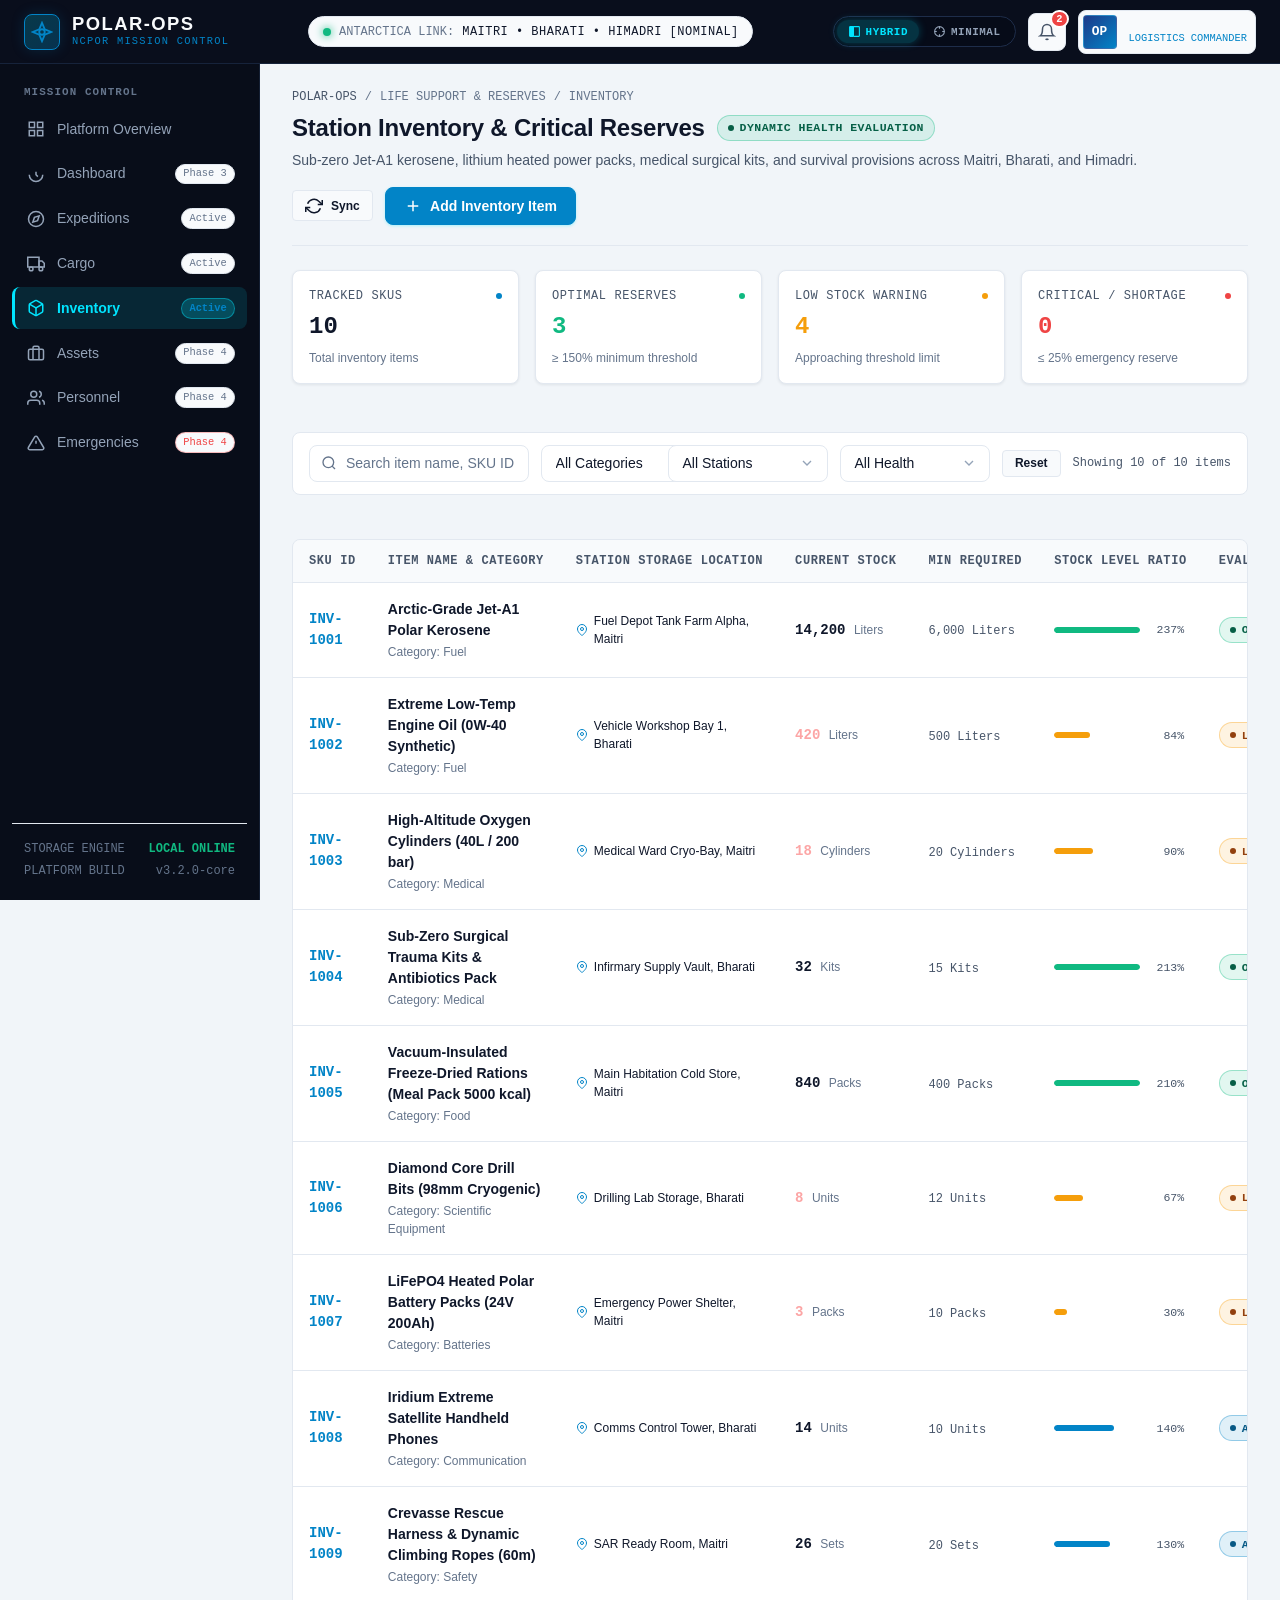
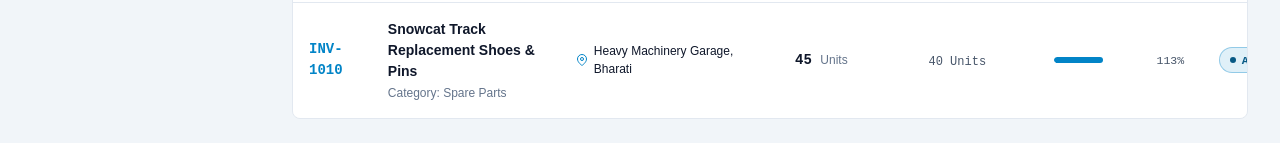
<file: pages/inventory.html>
<!DOCTYPE html>
<html lang="en">
<head>
  <meta charset="UTF-8">
  <meta name="viewport" content="width=device-width, initial-scale=1.0">
  <title>Inventory — POLAR-OPS</title>
  <link rel="stylesheet" href="../css/style.css">
  <script>(function(){try{const t=localStorage.getItem('polar_theme')||'hybrid';document.documentElement.setAttribute('data-theme',t);}catch(e){}})();</script>
</head>
<body>
  <div class="app-shell" id="appLayout">
    <!-- Top Header -->
    <header class="app-header">
      <div class="header-left">
        <button class="sidebar-toggle-btn" id="sidebarToggle" aria-label="Toggle Sidebar Navigation" aria-expanded="false">
          <svg class="icon" viewBox="0 0 24 24" fill="none" stroke="currentColor" stroke-width="2">
            <line x1="3" y1="12" x2="21" y2="12"></line>
            <line x1="3" y1="6" x2="21" y2="6"></line>
            <line x1="3" y1="18" x2="21" y2="18"></line>
          </svg>
        </button>
        <a href="../index.html" class="brand-identity">
          <div class="brand-logo-mark">
            <svg viewBox="0 0 24 24" fill="none" stroke="currentColor" stroke-width="2">
              <polygon points="12 2 15 9 22 12 15 15 12 22 9 15 2 12 9 9 12 2"></polygon>
              <circle cx="12" cy="12" r="3"></circle>
            </svg>
          </div>
          <div class="brand-text-group">
            <span class="brand-title">POLAR-OPS</span>
            <span class="brand-sub">NCPOR MISSION CONTROL</span>
          </div>
        </a>
      </div>

      <div class="header-center">
        <div class="header-telemetry-pill">
          <span class="telemetry-dot pulse"></span>
          <span class="telemetry-label">ANTARCTICA LINK:</span>
          <span class="telemetry-value">MAITRI &bull; BHARATI &bull; HIMADRI [NOMINAL]</span>
        </div>
      </div>

      <div class="header-right">
                <div class="theme-switcher-wrapper" role="group" aria-label="Theme Switcher">
          <button type="button" class="theme-switch-btn active" data-theme-val="hybrid" id="themeBtnHybrid" title="Switch to Hybrid Command Center Theme" aria-pressed="true">
            <svg class="theme-icon" viewBox="0 0 24 24" fill="none" stroke="currentColor" stroke-width="2">
              <rect x="3" y="3" width="7" height="18" rx="1" fill="currentColor"></rect>
              <rect x="10" y="3" width="11" height="18" rx="1"></rect>
            </svg>
            <span class="theme-label">HYBRID</span>
          </button>
          <button type="button" class="theme-switch-btn" data-theme-val="minimal-scientific" id="themeBtnMinimal" title="Switch to Minimal Scientific Theme" aria-pressed="false">
            <svg class="theme-icon" viewBox="0 0 24 24" fill="none" stroke="currentColor" stroke-width="2">
              <circle cx="12" cy="12" r="9"></circle>
              <line x1="12" y1="3" x2="12" y2="7"></line>
              <line x1="12" y1="17" x2="12" y2="21"></line>
              <line x1="3" y1="12" x2="7" y2="12"></line>
              <line x1="17" y1="12" x2="21" y2="12"></line>
            </svg>
            <span class="theme-label">MINIMAL</span>
          </button>
        </div>
        <div class="header-notif-wrapper">
          <button class="header-icon-btn" id="notifBellBtn" aria-label="Notifications" onclick="PolarUI.showToast('4 active telemetry notifications logged.', 'info')">
            <svg class="icon" viewBox="0 0 24 24" fill="none" stroke="currentColor" stroke-width="2">
              <path d="M18 8A6 6 0 0 0 6 8c0 7-3 9-3 9h18s-3-2-3-9"></path>
              <path d="M13.73 21a2 2 0 0 1-3.46 0"></path>
            </svg>
            <span class="notif-badge" id="notifCountBadge">4</span>
          </button>
        </div>

        <div class="operator-profile">
          <div class="operator-avatar">OP</div>
          <div class="operator-info">
            <span class="operator-name">CMD. V. RATHORE</span>
            <span class="operator-role">LOGISTICS COMMANDER</span>
          </div>
        </div>
      </div>
    </header>

    <div class="app-body">
      <!-- Sidebar Navigation -->
      <aside class="app-sidebar" id="appSidebar">
        <div class="sidebar-section">
          <div class="sidebar-section-title">MISSION CONTROL</div>
          <nav class="sidebar-nav" aria-label="Main Navigation">
            <a href="../index.html" class="sidebar-nav-item" data-nav="overview">
              <svg class="icon" viewBox="0 0 24 24" fill="none" stroke="currentColor" stroke-width="2">
                <rect x="3" y="3" width="7" height="7"></rect>
                <rect x="14" y="3" width="7" height="7"></rect>
                <rect x="14" y="14" width="7" height="7"></rect>
                <rect x="3" y="14" width="7" height="7"></rect>
              </svg>
              <span>Platform Overview</span>
            </a>
            <a href="dashboard.html" class="sidebar-nav-item" data-nav="dashboard">
              <svg class="icon" viewBox="0 0 24 24" fill="none" stroke="currentColor" stroke-width="2">
                <path d="M3 13a9 9 0 1 0 18 0"></path>
                <path d="M12 9v4l2.5 2.5"></path>
              </svg>
              <span>Dashboard</span>
              <span class="sidebar-badge">Phase 3</span>
            </a>
            <a href="expeditions.html" class="sidebar-nav-item" data-nav="expeditions">
              <svg class="icon" viewBox="0 0 24 24" fill="none" stroke="currentColor" stroke-width="2">
                <circle cx="12" cy="12" r="10"></circle>
                <polygon points="16.24 7.76 14.12 14.12 7.76 16.24 9.88 9.88 16.24 7.76"></polygon>
              </svg>
              <span>Expeditions</span>
              <span class="sidebar-badge">Active</span>
            </a>
            <a href="cargo.html" class="sidebar-nav-item" data-nav="cargo">
              <svg class="icon" viewBox="0 0 24 24" fill="none" stroke="currentColor" stroke-width="2">
                <rect x="1" y="3" width="15" height="13"></rect>
                <polygon points="16 8 20 8 23 11 23 16 16 16 8"></polygon>
                <circle cx="5.5" cy="18.5" r="2.5"></circle>
                <circle cx="18.5" cy="18.5" r="2.5"></circle>
              </svg>
              <span>Cargo</span>
              <span class="sidebar-badge">Active</span>
            </a>
            <a href="inventory.html" class="sidebar-nav-item active" data-nav="inventory">
              <svg class="icon" viewBox="0 0 24 24" fill="none" stroke="currentColor" stroke-width="2">
                <path d="M21 16V8a2 2 0 0 0-1-1.73l-7-4a2 2 0 0 0-2 0l-7 4A2 2 0 0 0 3 8v8a2 2 0 0 0 1 1.73l7 4a2 2 0 0 0 2 0l7-4A2 2 0 0 0 21 16z"></path>
                <polyline points="3.27 6.96 12 12.01 20.73 6.96"></polyline>
                <line x1="12" y1="22.08" x2="12" y2="12"></line>
              </svg>
              <span>Inventory</span>
              <span class="sidebar-badge">Active</span>
            </a>
            <a href="assets.html" class="sidebar-nav-item" data-nav="assets">
              <svg class="icon" viewBox="0 0 24 24" fill="none" stroke="currentColor" stroke-width="2">
                <rect x="2" y="7" width="20" height="14" rx="2" ry="2"></rect>
                <path d="M16 21V5a2 2 0 0 0-2-2h-4a2 2 0 0 0-2 2v16"></path>
              </svg>
              <span>Assets</span>
              <span class="sidebar-badge">Phase 4</span>
            </a>
            <a href="personnel.html" class="sidebar-nav-item" data-nav="personnel">
              <svg class="icon" viewBox="0 0 24 24" fill="none" stroke="currentColor" stroke-width="2">
                <path d="M17 21v-2a4 4 0 0 0-4-4H5a4 4 0 0 0-4 4v2"></path>
                <circle cx="9" cy="7" r="4"></circle>
                <path d="M23 21v-2a4 4 0 0 0-3-3.87"></path>
                <path d="M16 3.13a4 4 0 0 1 0 7.75"></path>
              </svg>
              <span>Personnel</span>
              <span class="sidebar-badge">Phase 4</span>
            </a>
            <a href="emergencies.html" class="sidebar-nav-item" data-nav="emergencies">
              <svg class="icon" viewBox="0 0 24 24" fill="none" stroke="currentColor" stroke-width="2">
                <path d="M10.29 3.86L1.82 18a2 2 0 0 0 1.71 3h16.94a2 2 0 0 0 1.71-3L13.71 3.86a2 2 0 0 0-3.42 0z"></path>
                <line x1="12" y1="9" x2="12" y2="13"></line>
                <line x1="12" y1="17" x2="12.01" y2="17"></line>
              </svg>
              <span>Emergencies</span>
              <span class="sidebar-badge" style="color: var(--status-red); border-color: var(--status-red-border);">Phase 4</span>
            </a>
          </nav>
        </div>

        <div class="sidebar-footer">
          <div class="system-status-indicator">
            <span>STORAGE ENGINE</span>
            <span style="color: var(--status-green); font-weight: 600;">LOCAL ONLINE</span>
          </div>
          <div class="system-status-indicator" style="margin-top: 4px;">
            <span>PLATFORM BUILD</span>
            <span>v3.2.0-core</span>
          </div>
        </div>
      </aside>

      <!-- Mobile Backdrop -->
      <div class="sidebar-backdrop" id="sidebarBackdrop"></div>

      <!-- Main Content Container -->
      <main class="app-main">
        <div class="page-container">
          <!-- Page Header Pattern -->
          <div class="page-header">
            <div class="page-title-group">
              <div class="page-breadcrumbs">
                <a href="../index.html">POLAR-OPS</a>
                <span>/</span>
                <span>LIFE SUPPORT &amp; RESERVES</span>
                <span>/</span>
                <span>INVENTORY</span>
              </div>
              <h1 class="page-title">
                Station Inventory &amp; Critical Reserves
                <span class="badge badge-operational">
                  <span class="badge-dot"></span>
                  Dynamic Health Evaluation
                </span>
              </h1>
              <p class="page-subtitle">
                Sub-zero Jet-A1 kerosene, lithium heated power packs, medical surgical kits, and survival provisions across Maitri, Bharati, and Himadri.
              </p>
            </div>
            <div class="page-actions">
              <button class="btn btn-secondary btn-sm" id="inventoryRefreshBtn" title="Recompute stock levels and refresh">
                <svg class="icon" viewBox="0 0 24 24" fill="none" stroke="currentColor" stroke-width="2">
                  <polyline points="23 4 23 10 17 10"></polyline>
                  <polyline points="1 20 1 14 7 14"></polyline>
                  <path d="M3.51 9a9 9 0 0 1 14.85-3.36L23 10M1 14l4.64 4.36A9 9 0 0 0 20.49 15"></path>
                </svg>
                <span>Sync</span>
              </button>
              <button class="btn btn-primary" id="openCreateInvBtn" data-modal-open="createInventoryModal">
                <svg class="icon" viewBox="0 0 24 24" fill="none" stroke="currentColor" stroke-width="2">
                  <line x1="12" y1="5" x2="12" y2="19"></line>
                  <line x1="5" y1="12" x2="19" y2="12"></line>
                </svg>
                <span>Add Inventory Item</span>
              </button>
            </div>
          </div>

          <!-- Section 1: Dynamic Shortage / Critical Alert Banner -->
          <div class="inventory-alert-box" id="inventoryAlertBanner" style="display: none;">
            <div class="inventory-alert-content">
              <svg viewBox="0 0 24 24" fill="none" stroke="currentColor" stroke-width="2" style="width: 20px; height: 20px; color: var(--status-red); flex-shrink: 0;">
                <path d="M10.29 3.86L1.82 18a2 2 0 0 0 1.71 3h16.94a2 2 0 0 0 1.71-3L13.71 3.86a2 2 0 0 0-3.42 0z"></path>
                <line x1="12" y1="9" x2="12" y2="13"></line>
                <line x1="12" y1="17" x2="12.01" y2="17"></line>
              </svg>
              <div>
                <strong id="inventoryAlertHeadline">CRITICAL STOCK DEPLETION DETECTED:</strong>
                <span id="inventoryAlertMessage" style="margin-left: 6px;">1 or more survival items have fallen below emergency buffer thresholds.</span>
              </div>
            </div>
            <button class="btn btn-secondary btn-sm" id="filterCriticalOnlyBtn" style="border-color: var(--status-red-border); color: #fca5a5;">
              <span>Show Critical Only</span>
            </button>
          </div>

          <!-- Section 2: Summary Metrics Bar -->
          <div class="module-kpi-grid" id="inventoryMetricsBar">
            <div class="module-kpi-card">
              <div class="module-kpi-header">
                <span>Tracked SKUs</span>
                <span class="badge-dot" style="background-color: var(--polar-cyan-primary);"></span>
              </div>
              <div class="module-kpi-value" id="statTotalItems">0</div>
              <div class="module-kpi-sub">Total inventory items</div>
            </div>
            <div class="module-kpi-card">
              <div class="module-kpi-header">
                <span>Optimal Reserves</span>
                <span class="badge-dot" style="background-color: var(--status-green);"></span>
              </div>
              <div class="module-kpi-value" id="statOptimalItems" style="color: var(--status-green);">0</div>
              <div class="module-kpi-sub">&ge; 150% minimum threshold</div>
            </div>
            <div class="module-kpi-card">
              <div class="module-kpi-header">
                <span>Low Stock Warning</span>
                <span class="badge-dot" style="background-color: var(--status-amber);"></span>
              </div>
              <div class="module-kpi-value" id="statLowItems" style="color: var(--status-amber);">0</div>
              <div class="module-kpi-sub">Approaching threshold limit</div>
            </div>
            <div class="module-kpi-card">
              <div class="module-kpi-header">
                <span>Critical / Shortage</span>
                <span class="badge-dot" style="background-color: var(--status-red);"></span>
              </div>
              <div class="module-kpi-value" id="statCriticalItems" style="color: var(--status-red);">0</div>
              <div class="module-kpi-sub">&le; 25% emergency reserve</div>
            </div>
          </div>

          <!-- Section 3: Controls Bar (Search + Filters) -->
          <div class="module-controls-bar">
            <div class="controls-group-left">
              <div class="search-input-wrapper">
                <svg viewBox="0 0 24 24" fill="none" stroke="currentColor" stroke-width="2">
                  <circle cx="11" cy="11" r="8"></circle>
                  <line x1="21" y1="21" x2="16.65" y2="16.65"></line>
                </svg>
                <input type="text" id="inventorySearchInput" class="form-control form-control-sm" placeholder="Search item name, SKU ID, category, or storage location...">
              </div>
              <select id="inventoryCategoryFilter" class="form-select form-select-sm" style="width: 170px;">
                <option value="ALL">All Categories</option>
                <option value="Fuel">Fuel &amp; Energy</option>
                <option value="Medical">Medical Supplies</option>
                <option value="Food">Food &amp; Rations</option>
                <option value="Scientific Equipment">Scientific Equipment</option>
                <option value="Batteries">Batteries &amp; Power</option>
                <option value="Communication">Communication</option>
                <option value="Safety">Safety &amp; SAR</option>
                <option value="Spare Parts">Spare Parts</option>
              </select>
            </div>
            <div class="controls-group-right">
              <select id="inventoryStationFilter" class="form-select form-select-sm" style="width: 160px;">
                <option value="ALL">All Stations</option>
                <option value="Maitri">Maitri Station</option>
                <option value="Bharati">Bharati Station</option>
                <option value="Himadri">Himadri Station</option>
              </select>
              <select id="inventoryHealthFilter" class="form-select form-select-sm" style="width: 150px;">
                <option value="ALL">All Health</option>
                <option value="Optimal">Optimal</option>
                <option value="Adequate">Adequate</option>
                <option value="Low Stock">Low Stock</option>
                <option value="Critical">Critical</option>
                <option value="Out of Stock">Out of Stock</option>
              </select>
              <button class="btn btn-secondary btn-sm" id="inventoryResetFiltersBtn" title="Reset all filters">
                <span>Reset</span>
              </button>
              <span class="results-count-chip" id="inventoryResultCount">Showing 0 items</span>
            </div>
          </div>

          <!-- Section 4: Inventory Table -->
          <div class="polar-table-container">
            <table class="polar-table" id="inventoryTable">
              <thead>
                <tr>
                  <th style="width: 120px;">SKU ID</th>
                  <th>Item Name &amp; Category</th>
                  <th>Station Storage Location</th>
                  <th>Current Stock</th>
                  <th>Min Required</th>
                  <th style="width: 170px;">Stock Level Ratio</th>
                  <th style="width: 130px;">Evaluated Health</th>
                  <th style="width: 170px; text-align: right;">Inventory Actions</th>
                </tr>
              </thead>
              <tbody id="inventoryTableBody">
                <!-- Dynamically populated by js/inventory.js -->
              </tbody>
            </table>
            <div id="inventoryEmptyState" class="polar-table-empty" style="display: none;">
              <svg viewBox="0 0 24 24" fill="none" stroke="currentColor" stroke-width="2">
                <path d="M21 16V8a2 2 0 0 0-1-1.73l-7-4a2 2 0 0 0-2 0l-7 4A2 2 0 0 0 3 8v8a2 2 0 0 0 1 1.73l7 4a2 2 0 0 0 2 0l7-4A2 2 0 0 0 21 16z"></path>
              </svg>
              <div style="font-weight: 600; color: var(--polar-text-primary); margin-bottom: 4px;">No matching inventory items found</div>
              <div style="font-size: var(--text-xs);">Try selecting another station or clear the health filter.</div>
            </div>
          </div>
        </div>
      </main>
    </div>
  </div>

  <!-- Create Inventory Item Modal -->
  <div class="polar-modal-overlay" id="createInventoryModal" aria-hidden="true">
    <div class="polar-modal">
      <div class="polar-modal-header">
        <div class="polar-modal-title">
          <svg class="icon" viewBox="0 0 24 24" fill="none" stroke="currentColor" stroke-width="2" style="color: var(--polar-cyan-primary);">
            <path d="M21 16V8a2 2 0 0 0-1-1.73l-7-4a2 2 0 0 0-2 0l-7 4A2 2 0 0 0 3 8v8a2 2 0 0 0 1 1.73l7 4a2 2 0 0 0 2 0l7-4A2 2 0 0 0 21 16z"></path>
          </svg>
          <span>Register New Inventory SKU</span>
        </div>
        <button class="polar-modal-close" data-modal-close aria-label="Close modal">&times;</button>
      </div>
      <form id="createInventoryForm">
        <div class="polar-modal-body">
          <div class="form-grid">
            <div class="form-group">
              <label class="form-label" for="newInvId">SKU / Item ID <span style="color: var(--status-red);">&ast;</span></label>
              <input type="text" id="newInvId" class="form-control" required placeholder="INV-1011" style="font-family: var(--font-mono);">
            </div>
            <div class="form-group">
              <label class="form-label" for="newInvName">Item Name <span style="color: var(--status-red);">&ast;</span></label>
              <input type="text" id="newInvName" class="form-control" required placeholder="e.g. Extreme Cold Diesel Anti-Gel Additive">
            </div>
          </div>

          <div class="form-grid" style="margin-top: var(--space-3);">
            <div class="form-group">
              <label class="form-label" for="newInvCategory">Inventory Category <span style="color: var(--status-red);">&ast;</span></label>
              <select id="newInvCategory" class="form-select" required>
                <option value="Fuel">Fuel &amp; Energy</option>
                <option value="Medical">Medical Supplies</option>
                <option value="Food">Food &amp; Provisions</option>
                <option value="Scientific Equipment">Scientific Equipment</option>
                <option value="Batteries">Batteries &amp; Power</option>
                <option value="Communication">Communication</option>
                <option value="Safety">Safety &amp; Rescue</option>
                <option value="Spare Parts">Spare Parts</option>
              </select>
            </div>
            <div class="form-group">
              <label class="form-label" for="newInvUnit">Unit of Measure <span style="color: var(--status-red);">&ast;</span></label>
              <input type="text" id="newInvUnit" class="form-control" required placeholder="Liters / Units / Packs / Kits">
            </div>
          </div>

          <div class="form-group" style="margin-top: var(--space-3);">
            <label class="form-label" for="newInvLocation">Station Storage Location <span style="color: var(--status-red);">&ast;</span></label>
            <input type="text" id="newInvLocation" class="form-control" required placeholder="e.g. Fuel Depot Tank Farm Alpha, Maitri">
          </div>

          <div class="form-grid" style="margin-top: var(--space-3);">
            <div class="form-group">
              <label class="form-label" for="newInvQuantity">Current Stock Quantity <span style="color: var(--status-red);">&ast;</span></label>
              <input type="number" id="newInvQuantity" class="form-control" min="0" required placeholder="500">
            </div>
            <div class="form-group">
              <label class="form-label" for="newInvMinRequired">Minimum Required Threshold <span style="color: var(--status-red);">&ast;</span></label>
              <input type="number" id="newInvMinRequired" class="form-control" min="1" required placeholder="200">
            </div>
          </div>
        </div>
        <div class="polar-modal-footer">
          <button type="button" class="btn btn-secondary" data-modal-close>Cancel</button>
          <button type="submit" class="btn btn-primary">Save SKU Record</button>
        </div>
      </form>
    </div>
  </div>

  <!-- Edit Inventory Item Modal -->
  <div class="polar-modal-overlay" id="editInventoryModal" aria-hidden="true">
    <div class="polar-modal">
      <div class="polar-modal-header">
        <div class="polar-modal-title">
          <svg class="icon" viewBox="0 0 24 24" fill="none" stroke="currentColor" stroke-width="2" style="color: var(--polar-cyan-primary);">
            <path d="M11 4H4a2 2 0 0 0-2 2v14a2 2 0 0 0 2 2h14a2 2 0 0 0 2-2v-7"></path>
            <path d="M18.5 2.5a2.121 2.121 0 0 1 3 3L12 15l-4 1 1-4 9.5-9.5z"></path>
          </svg>
          <span>Modify Inventory Item</span>
        </div>
        <button class="polar-modal-close" data-modal-close aria-label="Close modal">&times;</button>
      </div>
      <form id="editInventoryForm">
        <input type="hidden" id="editInvId">
        <div class="polar-modal-body">
          <div class="form-grid">
            <div class="form-group">
              <label class="form-label">SKU ID</label>
              <input type="text" id="editInvIdDisplay" class="form-control" disabled style="font-family: var(--font-mono); opacity: 0.7;">
            </div>
            <div class="form-group">
              <label class="form-label" for="editInvName">Item Name <span style="color: var(--status-red);">&ast;</span></label>
              <input type="text" id="editInvName" class="form-control" required>
            </div>
          </div>

          <div class="form-grid" style="margin-top: var(--space-3);">
            <div class="form-group">
              <label class="form-label" for="editInvCategory">Category</label>
              <select id="editInvCategory" class="form-select" required>
                <option value="Fuel">Fuel &amp; Energy</option>
                <option value="Medical">Medical Supplies</option>
                <option value="Food">Food &amp; Provisions</option>
                <option value="Scientific Equipment">Scientific Equipment</option>
                <option value="Batteries">Batteries &amp; Power</option>
                <option value="Communication">Communication</option>
                <option value="Safety">Safety &amp; Rescue</option>
                <option value="Spare Parts">Spare Parts</option>
              </select>
            </div>
            <div class="form-group">
              <label class="form-label" for="editInvUnit">Unit</label>
              <input type="text" id="editInvUnit" class="form-control" required>
            </div>
          </div>

          <div class="form-group" style="margin-top: var(--space-3);">
            <label class="form-label" for="editInvLocation">Station Storage Location</label>
            <input type="text" id="editInvLocation" class="form-control" required>
          </div>

          <div class="form-grid" style="margin-top: var(--space-3);">
            <div class="form-group">
              <label class="form-label" for="editInvQuantity">Current Stock Quantity</label>
              <input type="number" id="editInvQuantity" class="form-control" min="0" required>
            </div>
            <div class="form-group">
              <label class="form-label" for="editInvMinRequired">Minimum Required Threshold</label>
              <input type="number" id="editInvMinRequired" class="form-control" min="1" required>
            </div>
          </div>
        </div>
        <div class="polar-modal-footer">
          <button type="button" class="btn btn-secondary" data-modal-close>Cancel</button>
          <button type="submit" class="btn btn-primary">Update Item Record</button>
        </div>
      </form>
    </div>
  </div>

  <!-- Quick Stock Adjustment Modal -->
  <div class="polar-modal-overlay" id="quickStockModal" aria-hidden="true">
    <div class="polar-modal" style="max-width: 440px;">
      <div class="polar-modal-header">
        <div class="polar-modal-title">
          <svg class="icon" viewBox="0 0 24 24" fill="none" stroke="currentColor" stroke-width="2" style="color: var(--polar-cyan-primary);">
            <polyline points="23 6 13.5 15.5 8.5 10.5 1 18"></polyline>
            <polyline points="17 6 23 6 23 12"></polyline>
          </svg>
          <span>Adjust Stock Quantity</span>
        </div>
        <button class="polar-modal-close" data-modal-close aria-label="Close modal">&times;</button>
      </div>
      <form id="quickStockForm">
        <input type="hidden" id="quickStockInvId">
        <div class="polar-modal-body">
          <div style="font-weight: 600; color: var(--polar-ice-white); margin-bottom: 2px;" id="quickStockItemName">Item Name</div>
          <div style="font-size: var(--text-xs); color: var(--polar-text-muted); font-family: var(--font-mono); margin-bottom: var(--space-4);" id="quickStockItemMeta">SKU ID &bull; Current: 0 Units</div>

          <div class="form-group">
            <label class="form-label" for="quickStockAdjustment">Quantity Adjustment (+ Replenish / - Consume)</label>
            <input type="number" id="quickStockAdjustment" class="form-control" required placeholder="e.g. +50 or -20" style="font-size: var(--text-lg); font-family: var(--font-mono); font-weight: 700;">
            <div class="form-hint">Enter positive value to add stock, negative value to log consumption.</div>
          </div>
        </div>
        <div class="polar-modal-footer">
          <button type="button" class="btn btn-secondary" data-modal-close>Cancel</button>
          <button type="submit" class="btn btn-primary">Apply Adjustment</button>
        </div>
      </form>
    </div>
  </div>

  <!-- Core Scripts -->
  <script src="../js/storage.js"></script>
  <script src="../data/dummyData.js"></script>
  <script src="../js/app.js"></script>
  <script src="../js/inventory.js"></script>
</body>
</html>
</file>
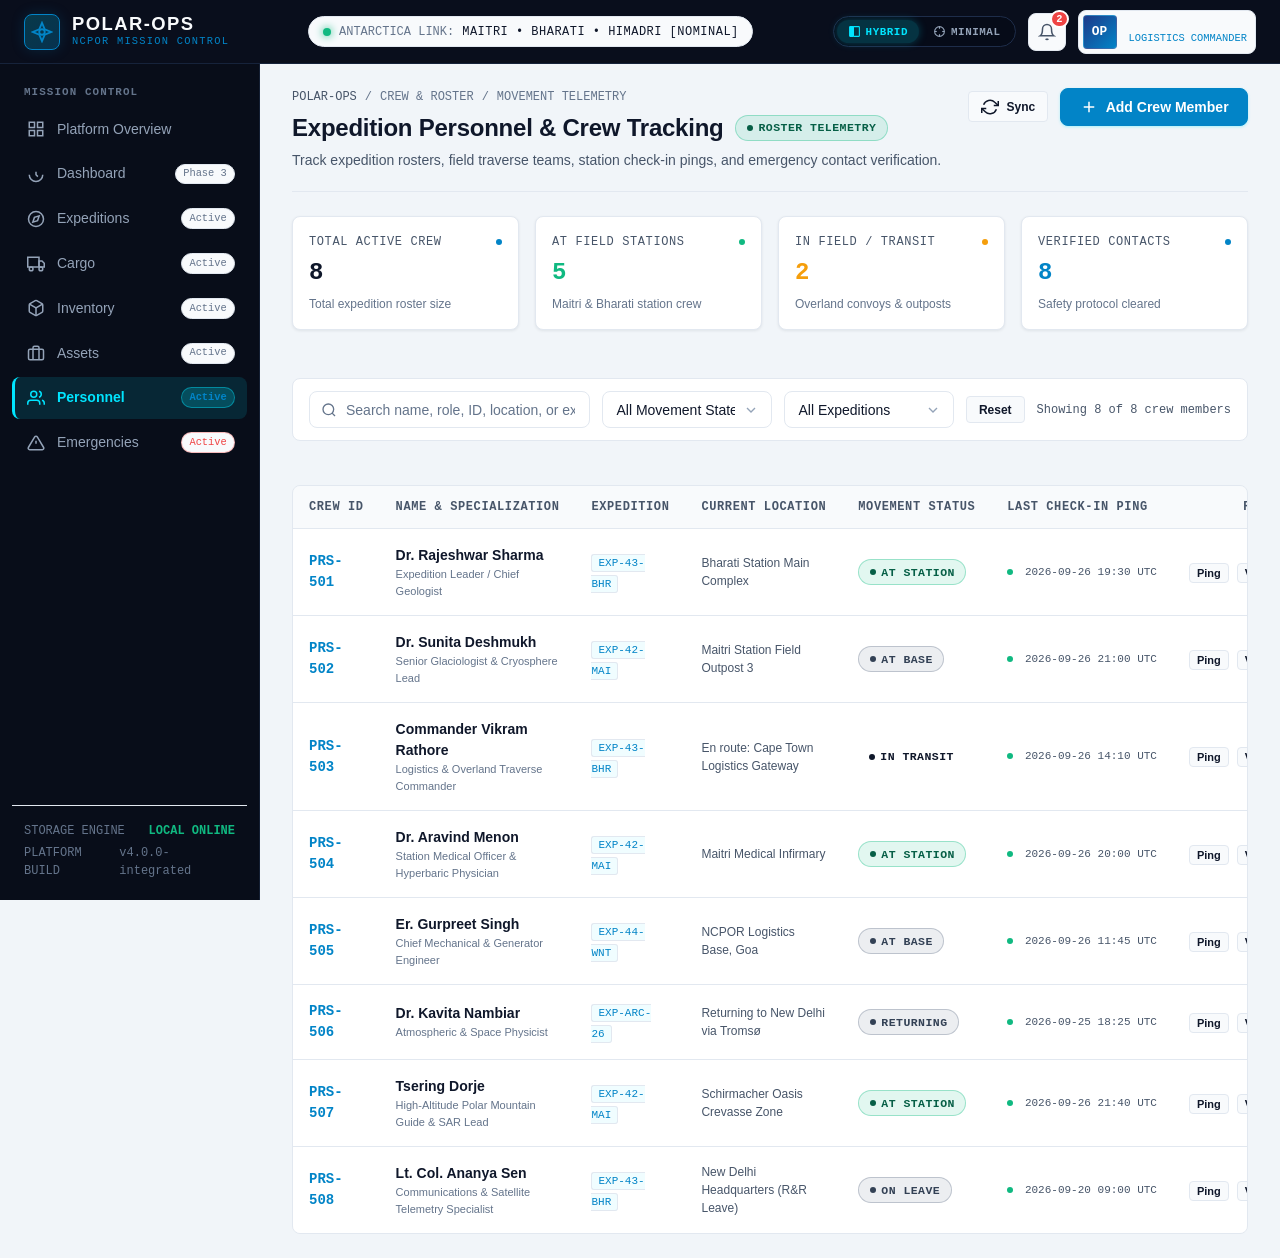
<file: pages/personnel.html>
<!DOCTYPE html>
<html lang="en">
<head>
  <meta charset="UTF-8">
  <meta name="viewport" content="width=device-width, initial-scale=1.0">
  <title>Personnel Movement — POLAR-OPS</title>
  <link rel="stylesheet" href="../css/style.css">
  <script>(function(){try{const t=localStorage.getItem('polar_theme')||'hybrid';document.documentElement.setAttribute('data-theme',t);}catch(e){}})();</script>
</head>
<body>
  <div class="app-shell" id="appLayout">
    <!-- Top Header -->
    <header class="app-header">
      <div class="header-left">
        <button class="sidebar-toggle-btn" id="sidebarToggle" aria-label="Toggle Sidebar Navigation" aria-expanded="false">
          <svg class="icon" viewBox="0 0 24 24" fill="none" stroke="currentColor" stroke-width="2">
            <line x1="3" y1="12" x2="21" y2="12"></line>
            <line x1="3" y1="6" x2="21" y2="6"></line>
            <line x1="3" y1="18" x2="21" y2="18"></line>
          </svg>
        </button>
        <a href="../index.html" class="brand-identity">
          <div class="brand-logo-mark">
            <svg viewBox="0 0 24 24" fill="none" stroke="currentColor" stroke-width="2">
              <polygon points="12 2 15 9 22 12 15 15 12 22 9 15 2 12 9 9 12 2"></polygon>
              <circle cx="12" cy="12" r="3"></circle>
            </svg>
          </div>
          <div class="brand-text-group">
            <span class="brand-title">POLAR-OPS</span>
            <span class="brand-sub">NCPOR MISSION CONTROL</span>
          </div>
        </a>
      </div>

      <div class="header-center">
        <div class="header-telemetry-pill">
          <span class="telemetry-dot pulse"></span>
          <span class="telemetry-label">ANTARCTICA LINK:</span>
          <span class="telemetry-value">MAITRI &bull; BHARATI &bull; HIMADRI [NOMINAL]</span>
        </div>
      </div>

      <div class="header-right">
                <div class="theme-switcher-wrapper" role="group" aria-label="Theme Switcher">
          <button type="button" class="theme-switch-btn active" data-theme-val="hybrid" id="themeBtnHybrid" title="Switch to Hybrid Command Center Theme" aria-pressed="true">
            <svg class="theme-icon" viewBox="0 0 24 24" fill="none" stroke="currentColor" stroke-width="2">
              <rect x="3" y="3" width="7" height="18" rx="1" fill="currentColor"></rect>
              <rect x="10" y="3" width="11" height="18" rx="1"></rect>
            </svg>
            <span class="theme-label">HYBRID</span>
          </button>
          <button type="button" class="theme-switch-btn" data-theme-val="minimal-scientific" id="themeBtnMinimal" title="Switch to Minimal Scientific Theme" aria-pressed="false">
            <svg class="theme-icon" viewBox="0 0 24 24" fill="none" stroke="currentColor" stroke-width="2">
              <circle cx="12" cy="12" r="9"></circle>
              <line x1="12" y1="3" x2="12" y2="7"></line>
              <line x1="12" y1="17" x2="12" y2="21"></line>
              <line x1="3" y1="12" x2="7" y2="12"></line>
              <line x1="17" y1="12" x2="21" y2="12"></line>
            </svg>
            <span class="theme-label">MINIMAL</span>
          </button>
        </div>
        <div class="header-notif-wrapper">
          <button class="header-icon-btn" id="notifBellBtn" aria-label="Notifications" onclick="PolarUI.showToast('4 active telemetry notifications logged.', 'info')">
            <svg class="icon" viewBox="0 0 24 24" fill="none" stroke="currentColor" stroke-width="2">
              <path d="M18 8A6 6 0 0 0 6 8c0 7-3 9-3 9h18s-3-2-3-9"></path>
              <path d="M13.73 21a2 2 0 0 1-3.46 0"></path>
            </svg>
            <span class="notif-badge" id="notifCountBadge">4</span>
          </button>
        </div>

        <div class="operator-profile">
          <div class="operator-avatar">OP</div>
          <div class="operator-info">
            <span class="operator-name">CMD. V. RATHORE</span>
            <span class="operator-role">LOGISTICS COMMANDER</span>
          </div>
        </div>
      </div>
    </header>

    <div class="app-body">
      <!-- Sidebar Navigation -->
      <aside class="app-sidebar" id="appSidebar">
        <div class="sidebar-section">
          <div class="sidebar-section-title">MISSION CONTROL</div>
          <nav class="sidebar-nav" aria-label="Main Navigation">
            <a href="../index.html" class="sidebar-nav-item" data-nav="overview">
              <svg class="icon" viewBox="0 0 24 24" fill="none" stroke="currentColor" stroke-width="2">
                <rect x="3" y="3" width="7" height="7"></rect>
                <rect x="14" y="3" width="7" height="7"></rect>
                <rect x="14" y="14" width="7" height="7"></rect>
                <rect x="3" y="14" width="7" height="7"></rect>
              </svg>
              <span>Platform Overview</span>
            </a>
            <a href="dashboard.html" class="sidebar-nav-item" data-nav="dashboard">
              <svg class="icon" viewBox="0 0 24 24" fill="none" stroke="currentColor" stroke-width="2">
                <path d="M3 13a9 9 0 1 0 18 0"></path>
                <path d="M12 9v4l2.5 2.5"></path>
              </svg>
              <span>Dashboard</span>
              <span class="sidebar-badge">Phase 3</span>
            </a>
            <a href="expeditions.html" class="sidebar-nav-item" data-nav="expeditions">
              <svg class="icon" viewBox="0 0 24 24" fill="none" stroke="currentColor" stroke-width="2">
                <circle cx="12" cy="12" r="10"></circle>
                <polygon points="16.24 7.76 14.12 14.12 7.76 16.24 9.88 9.88 16.24 7.76"></polygon>
              </svg>
              <span>Expeditions</span>
              <span class="sidebar-badge">Active</span>
            </a>
            <a href="cargo.html" class="sidebar-nav-item" data-nav="cargo">
              <svg class="icon" viewBox="0 0 24 24" fill="none" stroke="currentColor" stroke-width="2">
                <rect x="1" y="3" width="15" height="13"></rect>
                <polygon points="16 8 20 8 23 11 23 16 16 16 8"></polygon>
                <circle cx="5.5" cy="18.5" r="2.5"></circle>
                <circle cx="18.5" cy="18.5" r="2.5"></circle>
              </svg>
              <span>Cargo</span>
              <span class="sidebar-badge">Active</span>
            </a>
            <a href="inventory.html" class="sidebar-nav-item" data-nav="inventory">
              <svg class="icon" viewBox="0 0 24 24" fill="none" stroke="currentColor" stroke-width="2">
                <path d="M21 16V8a2 2 0 0 0-1-1.73l-7-4a2 2 0 0 0-2 0l-7 4A2 2 0 0 0 3 8v8a2 2 0 0 0 1 1.73l7 4a2 2 0 0 0 2 0l7-4A2 2 0 0 0 21 16z"></path>
                <polyline points="3.27 6.96 12 12.01 20.73 6.96"></polyline>
                <line x1="12" y1="22.08" x2="12" y2="12"></line>
              </svg>
              <span>Inventory</span>
              <span class="sidebar-badge">Active</span>
            </a>
            <a href="assets.html" class="sidebar-nav-item" data-nav="assets">
              <svg class="icon" viewBox="0 0 24 24" fill="none" stroke="currentColor" stroke-width="2">
                <rect x="2" y="7" width="20" height="14" rx="2" ry="2"></rect>
                <path d="M16 21V5a2 2 0 0 0-2-2h-4a2 2 0 0 0-2 2v16"></path>
              </svg>
              <span>Assets</span>
              <span class="sidebar-badge">Active</span>
            </a>
            <a href="personnel.html" class="sidebar-nav-item active" data-nav="personnel">
              <svg class="icon" viewBox="0 0 24 24" fill="none" stroke="currentColor" stroke-width="2">
                <path d="M17 21v-2a4 4 0 0 0-4-4H5a4 4 0 0 0-4 4v2"></path>
                <circle cx="9" cy="7" r="4"></circle>
                <path d="M23 21v-2a4 4 0 0 0-3-3.87"></path>
                <path d="M16 3.13a4 4 0 0 1 0 7.75"></path>
              </svg>
              <span>Personnel</span>
              <span class="sidebar-badge">Active</span>
            </a>
            <a href="emergencies.html" class="sidebar-nav-item" data-nav="emergencies">
              <svg class="icon" viewBox="0 0 24 24" fill="none" stroke="currentColor" stroke-width="2">
                <path d="M10.29 3.86L1.82 18a2 2 0 0 0 1.71 3h16.94a2 2 0 0 0 1.71-3L13.71 3.86a2 2 0 0 0-3.42 0z"></path>
                <line x1="12" y1="9" x2="12" y2="13"></line>
                <line x1="12" y1="17" x2="12.01" y2="17"></line>
              </svg>
              <span>Emergencies</span>
              <span class="sidebar-badge" style="color: var(--status-red); border-color: var(--status-red-border);">Active</span>
            </a>
          </nav>
        </div>

        <div class="sidebar-footer">
          <div class="system-status-indicator">
            <span>STORAGE ENGINE</span>
            <span style="color: var(--status-green); font-weight: 600;">LOCAL ONLINE</span>
          </div>
          <div class="system-status-indicator" style="margin-top: 4px;">
            <span>PLATFORM BUILD</span>
            <span>v4.0.0-integrated</span>
          </div>
        </div>
      </aside>

      <!-- Mobile Backdrop -->
      <div class="sidebar-backdrop" id="sidebarBackdrop"></div>

      <!-- Main Content Container -->
      <main class="app-main">
        <div class="page-container">
          <!-- Page Header Pattern -->
          <div class="page-header">
            <div class="page-title-group">
              <div class="page-breadcrumbs">
                <a href="../index.html">POLAR-OPS</a>
                <span>/</span>
                <span>CREW &amp; ROSTER</span>
                <span>/</span>
                <span>MOVEMENT TELEMETRY</span>
              </div>
              <h1 class="page-title">
                Expedition Personnel &amp; Crew Tracking
                <span class="badge badge-operational">
                  <span class="badge-dot"></span>
                  Roster Telemetry
                </span>
              </h1>
              <p class="page-subtitle">
                Track expedition rosters, field traverse teams, station check-in pings, and emergency contact verification.
              </p>
            </div>
            <div class="page-actions">
              <button class="btn btn-secondary btn-sm" id="personnelRefreshBtn" title="Sync local storage and re-render crew">
                <svg class="icon" viewBox="0 0 24 24" fill="none" stroke="currentColor" stroke-width="2">
                  <polyline points="23 4 23 10 17 10"></polyline>
                  <polyline points="1 20 1 14 7 14"></polyline>
                  <path d="M3.51 9a9 9 0 0 1 14.85-3.36L23 10M1 14l4.64 4.36A9 9 0 0 0 20.49 15"></path>
                </svg>
                <span>Sync</span>
              </button>
              <button class="btn btn-primary" id="openCreatePersonnelBtn" data-modal-open="createPersonnelModal">
                <svg class="icon" viewBox="0 0 24 24" fill="none" stroke="currentColor" stroke-width="2">
                  <line x1="12" y1="5" x2="12" y2="19"></line>
                  <line x1="5" y1="12" x2="19" y2="12"></line>
                </svg>
                <span>Add Crew Member</span>
              </button>
            </div>
          </div>

          <!-- Section 1: Summary Metrics Bar -->
          <div class="module-kpi-grid" id="personnelMetricsBar">
            <div class="module-kpi-card">
              <div class="module-kpi-header">
                <span>Total Active Crew</span>
                <span class="badge-dot" style="background-color: var(--polar-cyan-primary);"></span>
              </div>
              <div class="module-kpi-value" id="statTotalPersonnel">0</div>
              <div class="module-kpi-sub">Total expedition roster size</div>
            </div>
            <div class="module-kpi-card">
              <div class="module-kpi-header">
                <span>At Field Stations</span>
                <span class="badge-dot" style="background-color: var(--status-green);"></span>
              </div>
              <div class="module-kpi-value" id="statAtStationPersonnel" style="color: var(--status-green);">0</div>
              <div class="module-kpi-sub">Maitri &amp; Bharati station crew</div>
            </div>
            <div class="module-kpi-card">
              <div class="module-kpi-header">
                <span>In Field / Transit</span>
                <span class="badge-dot" style="background-color: var(--status-amber);"></span>
              </div>
              <div class="module-kpi-value" id="statInTransitPersonnel" style="color: var(--status-amber);">0</div>
              <div class="module-kpi-sub">Overland convoys &amp; outposts</div>
            </div>
            <div class="module-kpi-card">
              <div class="module-kpi-header">
                <span>Verified Contacts</span>
                <span class="badge-dot" style="background-color: var(--status-cyan);"></span>
              </div>
              <div class="module-kpi-value" id="statVerifiedPersonnel" style="color: var(--status-cyan);">0</div>
              <div class="module-kpi-sub">Safety protocol cleared</div>
            </div>
          </div>

          <!-- Section 2: Controls Bar (Search + Filters) -->
          <div class="module-controls-bar">
            <div class="controls-group-left">
              <div class="search-input-wrapper">
                <svg viewBox="0 0 24 24" fill="none" stroke="currentColor" stroke-width="2">
                  <circle cx="11" cy="11" r="8"></circle>
                  <line x1="21" y1="21" x2="16.65" y2="16.65"></line>
                </svg>
                <input type="text" id="personnelSearchInput" class="form-control form-control-sm" placeholder="Search name, role, ID, location, or expedition code...">
              </div>
              <select id="personnelStatusFilter" class="form-select form-select-sm" style="width: 170px;">
                <option value="ALL">All Movement States</option>
                <option value="At Station">At Station</option>
                <option value="At Base">At Base</option>
                <option value="In Transit">In Transit</option>
                <option value="Returning">Returning</option>
                <option value="On Leave">On Leave</option>
              </select>
            </div>
            <div class="controls-group-right">
              <select id="personnelExpeditionFilter" class="form-select form-select-sm" style="width: 170px;">
                <option value="ALL">All Expeditions</option>
                <option value="EXP-43-BHR">43rd ISEA (Bharati)</option>
                <option value="EXP-42-MAI">42nd ISEA (Maitri)</option>
                <option value="EXP-44-WNT">44th Winter Team</option>
                <option value="EXP-ARC-26">Arctic Ny-Ålesund</option>
              </select>
              <button class="btn btn-secondary btn-sm" id="personnelResetFiltersBtn" title="Reset all filters">
                <span>Reset</span>
              </button>
              <span class="results-count-chip" id="personnelResultCount">Showing 0 crew members</span>
            </div>
          </div>

          <!-- Section 3: Personnel Table Container -->
          <div class="polar-table-container">
            <table class="polar-table" id="personnelTable">
              <thead>
                <tr>
                  <th style="width: 110px;">Crew ID</th>
                  <th>Name &amp; Specialization</th>
                  <th style="width: 150px;">Expedition</th>
                  <th>Current Location</th>
                  <th style="width: 140px;">Movement Status</th>
                  <th style="width: 190px;">Last Check-in Ping</th>
                  <th style="width: 180px; text-align: right;">Roster Actions</th>
                </tr>
              </thead>
              <tbody id="personnelTableBody">
                <!-- Injected dynamically by js/personnel.js -->
              </tbody>
            </table>
            <div id="personnelEmptyState" class="polar-table-empty" style="display: none;">
              <svg viewBox="0 0 24 24" fill="none" stroke="currentColor" stroke-width="2">
                <path d="M17 21v-2a4 4 0 0 0-4-4H5a4 4 0 0 0-4 4v2"></path>
                <circle cx="9" cy="7" r="4"></circle>
              </svg>
              <div style="font-weight: 600; color: var(--polar-text-primary); margin-bottom: 4px;">No matching crew members found</div>
              <div style="font-size: var(--text-xs);">Try selecting another status or reset search query.</div>
            </div>
          </div>
        </div>
      </main>
    </div>
  </div>

  <!-- Create Personnel Modal -->
  <div class="polar-modal-overlay" id="createPersonnelModal" aria-hidden="true">
    <div class="polar-modal">
      <div class="polar-modal-header">
        <div class="polar-modal-title">
          <svg class="icon" viewBox="0 0 24 24" fill="none" stroke="currentColor" stroke-width="2" style="color: var(--polar-cyan-primary);">
            <path d="M16 21v-2a4 4 0 0 0-4-4H5a4 4 0 0 0-4 4v2"></path>
            <circle cx="9" cy="7" r="4"></circle>
            <line x1="20" y1="8" x2="20" y2="14"></line>
            <line x1="23" y1="11" x2="17" y2="11"></line>
          </svg>
          <span>Enlist Expedition Crew Member</span>
        </div>
        <button class="polar-modal-close" data-modal-close aria-label="Close modal">&times;</button>
      </div>
      <form id="createPersonnelForm">
        <div class="polar-modal-body">
          <div class="form-grid">
            <div class="form-group">
              <label class="form-label" for="newPersonnelId">Crew ID / Code <span style="color: var(--status-red);">&ast;</span></label>
              <input type="text" id="newPersonnelId" class="form-control" required placeholder="PRS-509" style="font-family: var(--font-mono);">
            </div>
            <div class="form-group">
              <label class="form-label" for="newPersonnelName">Full Name &amp; Title <span style="color: var(--status-red);">&ast;</span></label>
              <input type="text" id="newPersonnelName" class="form-control" required placeholder="Dr. S. Nair">
            </div>
          </div>

          <div class="form-grid" style="margin-top: var(--space-3);">
            <div class="form-group">
              <label class="form-label" for="newPersonnelRole">Role &amp; Specialization <span style="color: var(--status-red);">&ast;</span></label>
              <input type="text" id="newPersonnelRole" class="form-control" required placeholder="Glaciology Research Scientist">
            </div>
            <div class="form-group">
              <label class="form-label" for="newPersonnelExpedition">Assigned Mission <span style="color: var(--status-red);">&ast;</span></label>
              <select id="newPersonnelExpedition" class="form-select" required>
                <option value="EXP-43-BHR">43rd ISEA (Bharati Station)</option>
                <option value="EXP-42-MAI">42nd ISEA (Maitri Station)</option>
                <option value="EXP-44-WNT">44th ISEA Wintering Team</option>
                <option value="EXP-ARC-26">Arctic Expedition Ny-Ålesund</option>
              </select>
            </div>
          </div>

          <div class="form-group" style="margin-top: var(--space-3);">
            <label class="form-label" for="newPersonnelLocation">Current Field Location / Station <span style="color: var(--status-red);">&ast;</span></label>
            <input type="text" id="newPersonnelLocation" class="form-control" required placeholder="Bharati Station Main Complex">
          </div>

          <div class="form-grid" style="margin-top: var(--space-3);">
            <div class="form-group">
              <label class="form-label" for="newPersonnelStatus">Movement Status</label>
              <select id="newPersonnelStatus" class="form-select">
                <option value="At Station" selected>At Station</option>
                <option value="At Base">At Base</option>
                <option value="In Transit">In Transit</option>
                <option value="Returning">Returning</option>
                <option value="On Leave">On Leave</option>
              </select>
            </div>
            <div class="form-group">
              <label class="form-label" for="newPersonnelContact">Emergency Contact Status</label>
              <select id="newPersonnelContact" class="form-select">
                <option value="Verified" selected>Verified</option>
                <option value="Pending">Pending Clearance</option>
              </select>
            </div>
          </div>
        </div>
        <div class="polar-modal-footer">
          <button type="button" class="btn btn-secondary" data-modal-close>Cancel</button>
          <button type="submit" class="btn btn-primary">Enlist Crew</button>
        </div>
      </form>
    </div>
  </div>

  <!-- Edit Personnel Modal -->
  <div class="polar-modal-overlay" id="editPersonnelModal" aria-hidden="true">
    <div class="polar-modal">
      <div class="polar-modal-header">
        <div class="polar-modal-title">
          <svg class="icon" viewBox="0 0 24 24" fill="none" stroke="currentColor" stroke-width="2" style="color: var(--polar-cyan-primary);">
            <path d="M11 4H4a2 2 0 0 0-2 2v14a2 2 0 0 0 2 2h14a2 2 0 0 0 2-2v-7"></path>
            <path d="M18.5 2.5a2.121 2.121 0 0 1 3 3L12 15l-4 1 1-4 9.5-9.5z"></path>
          </svg>
          <span>Modify Crew Deployment Record</span>
        </div>
        <button class="polar-modal-close" data-modal-close aria-label="Close modal">&times;</button>
      </div>
      <form id="editPersonnelForm">
        <input type="hidden" id="editPersonnelId">
        <div class="polar-modal-body">
          <div class="form-grid">
            <div class="form-group">
              <label class="form-label">Crew ID</label>
              <input type="text" id="editPersonnelIdDisplay" class="form-control" disabled style="font-family: var(--font-mono); opacity: 0.7;">
            </div>
            <div class="form-group">
              <label class="form-label" for="editPersonnelName">Full Name <span style="color: var(--status-red);">&ast;</span></label>
              <input type="text" id="editPersonnelName" class="form-control" required>
            </div>
          </div>

          <div class="form-grid" style="margin-top: var(--space-3);">
            <div class="form-group">
              <label class="form-label" for="editPersonnelRole">Role &amp; Specialization <span style="color: var(--status-red);">&ast;</span></label>
              <input type="text" id="editPersonnelRole" class="form-control" required>
            </div>
            <div class="form-group">
              <label class="form-label" for="editPersonnelExpedition">Assigned Expedition</label>
              <input type="text" id="editPersonnelExpedition" class="form-control" required style="font-family: var(--font-mono);">
            </div>
          </div>

          <div class="form-group" style="margin-top: var(--space-3);">
            <label class="form-label" for="editPersonnelLocation">Current Field Location</label>
            <input type="text" id="editPersonnelLocation" class="form-control" required>
          </div>

          <div class="form-grid" style="margin-top: var(--space-3);">
            <div class="form-group">
              <label class="form-label" for="editPersonnelStatus">Movement Status</label>
              <select id="editPersonnelStatus" class="form-select">
                <option value="At Station">At Station</option>
                <option value="At Base">At Base</option>
                <option value="In Transit">In Transit</option>
                <option value="Returning">Returning</option>
                <option value="On Leave">On Leave</option>
              </select>
            </div>
            <div class="form-group">
              <label class="form-label" for="editPersonnelContact">Emergency Contact</label>
              <select id="editPersonnelContact" class="form-select">
                <option value="Verified">Verified</option>
                <option value="Pending">Pending Clearance</option>
              </select>
            </div>
          </div>
        </div>
        <div class="polar-modal-footer">
          <button type="button" class="btn btn-secondary" data-modal-close>Cancel</button>
          <button type="submit" class="btn btn-primary">Save Changes</button>
        </div>
      </form>
    </div>
  </div>

  <!-- Personnel Dossier Modal -->
  <div class="polar-modal-overlay" id="viewPersonnelModal" aria-hidden="true">
    <div class="polar-modal">
      <div class="polar-modal-header">
        <div class="polar-modal-title">
          <span id="viewPersonnelId" style="font-family: var(--font-mono); color: var(--polar-cyan-primary); margin-right: 6px;">PRS-XX</span>
          <span id="viewPersonnelTitle">Crew Dossier</span>
        </div>
        <button class="polar-modal-close" data-modal-close aria-label="Close modal">&times;</button>
      </div>
      <div class="polar-modal-body" id="viewPersonnelContent">
        <!-- Injected dynamically -->
      </div>
      <div class="polar-modal-footer">
        <button type="button" class="btn btn-secondary" data-modal-close>Close</button>
      </div>
    </div>
  </div>

  <!-- Core Scripts -->
  <script src="../js/storage.js"></script>
  <script src="../data/dummyData.js"></script>
  <script src="../js/app.js"></script>
  <script src="../js/personnel.js"></script>
</body>
</html>
</file>
<file: css/style.css>
/**
 * POLAR-OPS — Integrated Polar Expedition Operations & Logistics Platform
 * Global Design System, Application Shell & UI Component Foundation (Phase 2)
 */

/* ==========================================================================
   1. DESIGN TOKENS (CSS VARIABLES)
   ========================================================================== */
:root,
[data-theme="hybrid"] {
  /* ==========================================================================
     HYBRID THEME (PRIMARY ANTARCTIC EXPEDITION COMMAND CENTER)
     Command Deck: Deep Navy / Near-Black | Workspace: Crisp Light Polar Surface
     ========================================================================== */
  /* Main Workspace Surfaces */
  --polar-bg-base: #f1f5f9;             /* Light ice operational workspace base */
  --polar-bg-surface: #ffffff;          /* Pure white card / panel surface */
  --polar-bg-surface-elevated: #f8fafc; /* Elevated cards, dropdowns, toolbars */
  --polar-bg-surface-hover: #e2e8f0;    /* Interactive hover state */
  --polar-bg-input: #ffffff;            /* Form input field fill */
  
  /* Rail & Header Deck (Dark Mission Control identity in Hybrid) */
  --polar-header-bg: #090e1c;
  --polar-header-border: #16233b;
  --polar-header-text: #f8fafc;
  --polar-rail-bg: #080d19;
  --polar-rail-border: #141f33;
  --polar-rail-text: #94a3b8;
  --polar-rail-hover-bg: #111a2e;
  --polar-rail-active-bg: rgba(0, 229, 255, 0.12);
  --polar-rail-active-color: #00e5ff;
  --polar-rail-active-border: #00e5ff;
  --polar-rail-section-title: #64748b;

  /* Borders & Dividers */
  --polar-border-subtle: #e2e8f0;       /* Structural borders */
  --polar-border-medium: #cbd5e1;       /* Emphasized borders */
  --polar-border-active: #0284c7;       /* Active focus & accent borders */
  --polar-border-glow: rgba(2, 132, 199, 0.25);

  /* Primary Brand & Accent Colors */
  --polar-cyan-primary: #0284c7;        /* Primary operational blue/cyan */
  --polar-cyan-hover: #0369a1;
  --polar-cyan-dim: rgba(2, 132, 199, 0.10);
  --polar-blue-deep: #0369a1;           /* Icebreaker ocean blue */
  --polar-blue-accent: #0284c7;
  --polar-ice-white: #0f172a;           /* Headings in workspace -> Navy */

  /* Text & Typography Colors */
  --polar-text-primary: #0f172a;        /* Main readable body text */
  --polar-text-secondary: #475569;      /* Supporting metadata, subtitles */
  --polar-text-muted: #64748b;          /* Inactive labels, disabled hints */
  --polar-text-inverted: #ffffff;       /* Light text on dark badges/buttons */

  /* Telemetry Status Colors (Consistent Semantic Mapping) */
  --status-green: #10b981;              /* Optimal, Active, Operational, Completed */
  --status-green-bg: rgba(16, 185, 129, 0.12);
  --status-green-border: rgba(16, 185, 129, 0.35);
  --status-green-text: #065f46;

  --status-amber: #f59e0b;              /* Warning, Approaching Threshold, Delayed */
  --status-amber-bg: rgba(245, 158, 11, 0.12);
  --status-amber-border: rgba(245, 158, 11, 0.35);
  --status-amber-text: #92400e;

  --status-red: #ef4444;                /* Emergency, Critical, Severe Hazard, Failure */
  --status-red-bg: rgba(239, 68, 68, 0.12);
  --status-red-border: rgba(239, 68, 68, 0.35);
  --status-red-text: #991b1b;

  --status-cyan: #0284c7;               /* In Transit, Preparing, Syncing */
  --status-cyan-bg: rgba(2, 132, 199, 0.12);
  --status-cyan-border: rgba(2, 132, 199, 0.35);
  --status-cyan-text: #075985;

  --status-purple: #7c3aed;             /* Standby, Reserved */
  --status-purple-bg: rgba(124, 58, 237, 0.12);
  --status-purple-border: rgba(124, 58, 237, 0.35);
  --status-purple-text: #5b21b6;

  --status-neutral: #64748b;            /* Planned, On Leave, Neutral */
  --status-neutral-bg: rgba(100, 116, 139, 0.12);
  --status-neutral-border: rgba(100, 116, 139, 0.35);
  --status-neutral-text: #334155;

  /* Theme Switcher Specific Tokens */
  --theme-toggle-bg: rgba(6, 11, 24, 0.85);
  --theme-toggle-border: #1e2d4a;
  --theme-toggle-text: #94a3b8;
  --theme-toggle-active-bg: rgba(0, 229, 255, 0.18);
  --theme-toggle-active-text: #00e5ff;
  --theme-toggle-active-shadow: 0 0 8px rgba(0, 229, 255, 0.25);

  /* Typography System */
  --font-sans: 'Inter', -apple-system, BlinkMacSystemFont, 'Segoe UI', Roboto, Helvetica, Arial, sans-serif;
  --font-mono: 'JetBrains Mono', 'Roboto Mono', Consolas, Monaco, monospace;

  --text-xs: 0.75rem;    /* 12px */
  --text-sm: 0.875rem;   /* 14px */
  --text-base: 1rem;     /* 16px */
  --text-lg: 1.125rem;   /* 18px */
  --text-xl: 1.25rem;    /* 20px */
  --text-2xl: 1.5rem;    /* 24px */
  --text-3xl: 1.875rem;  /* 30px */

  /* Spacing Scale (4px baseline) */
  --space-1: 0.25rem;   /* 4px */
  --space-2: 0.5rem;    /* 8px */
  --space-3: 0.75rem;   /* 12px */
  --space-4: 1rem;      /* 16px */
  --space-5: 1.25rem;   /* 20px */
  --space-6: 1.5rem;    /* 24px */
  --space-8: 2rem;      /* 32px */
  --space-10: 2.5rem;   /* 40px */
  --space-12: 3rem;     /* 48px */

  /* Layout Constants */
  --header-height: 64px;
  --sidebar-width: 260px;
  --sidebar-width-collapsed: 72px;

  /* Border Radii */
  --radius-sm: 4px;
  --radius-md: 8px;
  --radius-lg: 12px;
  --radius-full: 9999px;

  /* Elevation & Shadows */
  --shadow-sm: 0 1px 3px rgba(15, 23, 42, 0.08);
  --shadow-md: 0 4px 12px rgba(15, 23, 42, 0.06);
  --shadow-lg: 0 10px 25px rgba(15, 23, 42, 0.10);
  --shadow-glow: 0 0 14px rgba(2, 132, 199, 0.18);

  /* Transitions */
  --transition-fast: 0.15s ease;
  --transition-normal: 0.25s ease;
  --transition-slow: 0.35s cubic-bezier(0.16, 1, 0.3, 1);
  --theme-transition: background-color 0.2s ease, color 0.2s ease, border-color 0.2s ease, box-shadow 0.2s ease;

  /* Layering Z-Indices */
  --z-header: 40;
  --z-sidebar: 50;
  --z-backdrop: 60;
  --z-modal: 70;
  --z-toast: 80;
}

/* ==========================================================================
   MINIMAL SCIENTIFIC THEME
   Unified Clean Instrumentation: Pale Ice & White Surfaces | Navy Typography
   ========================================================================== */
[data-theme="minimal-scientific"] {
  /* Surfaces */
  --polar-bg-base: #f8fafc;             /* Pale ice clean research canvas */
  --polar-bg-surface: #ffffff;          /* Pure crisp white cards */
  --polar-bg-surface-elevated: #f1f5f9; /* Subtle elevated surfaces */
  --polar-bg-surface-hover: #e2e8f0;    /* Interactive hover state */
  --polar-bg-input: #ffffff;            /* Form input field fill */

  /* Rail & Header Deck (Light Scientific Instrumentation in Minimal) */
  --polar-header-bg: #ffffff;
  --polar-header-border: #e2e8f0;
  --polar-header-text: #0f172a;
  --polar-rail-bg: #f8fafc;
  --polar-rail-border: #e2e8f0;
  --polar-rail-text: #475569;
  --polar-rail-hover-bg: #f1f5f9;
  --polar-rail-active-bg: #e0f2fe;
  --polar-rail-active-color: #0284c7;
  --polar-rail-active-border: #0284c7;
  --polar-rail-section-title: #94a3b8;

  /* Borders & Dividers */
  --polar-border-subtle: #e2e8f0;       /* Very subtle gray-blue borders */
  --polar-border-medium: #cbd5e1;       /* Clean dividing lines */
  --polar-border-active: #0284c7;       /* Precision focus borders */
  --polar-border-glow: rgba(2, 132, 199, 0.15);

  /* Primary Brand & Accent Colors */
  --polar-cyan-primary: #0284c7;        /* Precision scientific blue */
  --polar-cyan-hover: #0369a1;
  --polar-cyan-dim: rgba(2, 132, 199, 0.08);
  --polar-blue-deep: #0369a1;
  --polar-blue-accent: #0284c7;
  --polar-ice-white: #0f172a;           /* Headings -> Precision Navy */

  /* Text & Typography Colors */
  --polar-text-primary: #1e293b;        /* Crisp readable navy body */
  --polar-text-secondary: #475569;      /* Supporting metadata */
  --polar-text-muted: #64748b;          /* Technical muted annotations */
  --polar-text-inverted: #ffffff;

  /* Telemetry Status Colors (Identical semantics, clean scientific clarity) */
  --status-green: #059669;
  --status-green-bg: #ecfdf5;
  --status-green-border: #a7f3d0;
  --status-green-text: #065f46;

  --status-amber: #d97706;
  --status-amber-bg: #fffbeb;
  --status-amber-border: #fde68a;
  --status-amber-text: #92400e;

  --status-red: #dc2626;
  --status-red-bg: #fef2f2;
  --status-red-border: #fecaca;
  --status-red-text: #991b1b;

  --status-cyan: #0284c7;
  --status-cyan-bg: #f0f9ff;
  --status-cyan-border: #bae6fd;
  --status-cyan-text: #075985;

  --status-purple: #7c3aed;
  --status-purple-bg: #f5f3ff;
  --status-purple-border: #ddd6fe;
  --status-purple-text: #5b21b6;

  --status-neutral: #64748b;
  --status-neutral-bg: #f1f5f9;
  --status-neutral-border: #e2e8f0;
  --status-neutral-text: #334155;

  /* Theme Switcher Specific Tokens */
  --theme-toggle-bg: #f1f5f9;
  --theme-toggle-border: #cbd5e1;
  --theme-toggle-text: #64748b;
  --theme-toggle-active-bg: #ffffff;
  --theme-toggle-active-text: #0284c7;
  --theme-toggle-active-shadow: 0 1px 4px rgba(15, 23, 42, 0.12);

  /* Minimal Shadows */
  --shadow-sm: 0 1px 2px rgba(0, 0, 0, 0.04);
  --shadow-md: 0 2px 6px rgba(0, 0, 0, 0.05);
  --shadow-lg: 0 6px 16px rgba(0, 0, 0, 0.06);
  --shadow-glow: none;
}

/* ==========================================================================
   2. RESET & BASE ELEMENTS
   ========================================================================== */
*, *::before, *::after {
  box-sizing: border-box;
  margin: 0;
  padding: 0;
}

html {
  font-size: 16px;
  scroll-behavior: smooth;
}

body {
  font-family: var(--font-sans);
  background-color: var(--polar-bg-base);
  color: var(--polar-text-primary);
  line-height: 1.5;
  -webkit-font-smoothing: antialiased;
  -moz-osx-font-smoothing: grayscale;
  min-height: 100vh;
  overflow-x: hidden;
}

a {
  color: var(--polar-cyan-primary);
  text-decoration: none;
  transition: color var(--transition-fast);
}

a:hover {
  color: var(--polar-cyan-hover);
}

button {
  font-family: inherit;
  cursor: pointer;
  border: none;
  background: none;
  color: inherit;
}

input, select, textarea {
  font-family: inherit;
  font-size: inherit;
  color: inherit;
}

svg.icon {
  width: 1.125rem;
  height: 1.125rem;
  flex-shrink: 0;
  vertical-align: middle;
}

/* ==========================================================================
   3. APPLICATION SHELL LAYOUT
   ========================================================================== */
.app-shell {
  display: flex;
  flex-direction: column;
  min-height: 100vh;
  width: 100%;
}

/* TOP HEADER */
.app-header {
  position: fixed;
  top: 0;
  left: 0;
  right: 0;
  height: var(--header-height);
  background-color: var(--polar-header-bg, var(--polar-bg-surface));
  border-bottom: 1px solid var(--polar-header-border, var(--polar-border-subtle));
  color: var(--polar-header-text, var(--polar-text-primary));
  display: flex;
  align-items: center;
  justify-content: space-between;
  padding: 0 var(--space-6);
  z-index: var(--z-header);
  backdrop-filter: blur(8px);
}

.header-left {
  display: flex;
  align-items: center;
  gap: var(--space-4);
}

.sidebar-toggle-btn {
  display: none; /* Shown on tablet/mobile */
  align-items: center;
  justify-content: center;
  width: 38px;
  height: 38px;
  border-radius: var(--radius-md);
  border: 1px solid var(--polar-border-subtle);
  background-color: var(--polar-bg-surface-elevated);
  color: var(--polar-text-primary);
  transition: all var(--transition-fast);
}

.sidebar-toggle-btn:hover {
  border-color: var(--polar-border-active);
  color: var(--polar-cyan-primary);
}

.brand-identity {
  display: flex;
  align-items: center;
  gap: var(--space-3);
  text-decoration: none;
}

.brand-logo-mark {
  width: 36px;
  height: 36px;
  border-radius: var(--radius-md);
  background: linear-gradient(135deg, rgba(0, 229, 255, 0.2) 0%, rgba(2, 132, 199, 0.3) 100%);
  border: 1px solid var(--polar-border-active);
  display: flex;
  align-items: center;
  justify-content: center;
  color: var(--polar-cyan-primary);
  box-shadow: var(--shadow-glow);
}

.brand-logo-mark svg {
  width: 22px;
  height: 22px;
}

.brand-text-group {
  display: flex;
  flex-direction: column;
}

.brand-title {
  font-family: var(--font-sans);
  font-size: 1.15rem;
  font-weight: 800;
  letter-spacing: 0.08em;
  color: var(--polar-header-text, var(--polar-ice-white));
  line-height: 1.1;
}

.brand-sub {
  font-family: var(--font-mono);
  font-size: 0.65rem;
  letter-spacing: 0.12em;
  color: var(--polar-cyan-primary);
  text-transform: uppercase;
}

.header-center {
  display: flex;
  align-items: center;
}

.header-telemetry-pill {
  display: inline-flex;
  align-items: center;
  gap: var(--space-2);
  padding: 0.35rem 0.85rem;
  background-color: var(--polar-bg-surface-elevated);
  border: 1px solid var(--polar-border-subtle);
  border-radius: var(--radius-full);
  font-size: var(--text-xs);
  font-family: var(--font-mono);
}

.telemetry-dot {
  width: 8px;
  height: 8px;
  border-radius: 50%;
  background-color: var(--status-green);
  box-shadow: 0 0 8px var(--status-green);
}

.telemetry-dot.pulse {
  animation: pulse-glow 2s infinite;
}

@keyframes pulse-glow {
  0% { transform: scale(0.95); opacity: 0.7; }
  50% { transform: scale(1.15); opacity: 1; }
  100% { transform: scale(0.95); opacity: 0.7; }
}

.telemetry-label {
  color: var(--polar-text-muted);
  font-weight: 500;
}

.telemetry-value {
  color: var(--polar-text-primary);
  letter-spacing: 0.04em;
}

/* THEME SWITCHER COMPONENT */
.theme-switcher-wrapper {
  display: inline-flex;
  align-items: center;
  background-color: var(--theme-toggle-bg, rgba(8, 14, 28, 0.85));
  border: 1px solid var(--theme-toggle-border, #1e2d4a);
  border-radius: var(--radius-full);
  padding: 3px;
  gap: 3px;
  transition: all var(--transition-fast);
}

.theme-switch-btn {
  display: inline-flex;
  align-items: center;
  gap: 5px;
  padding: 4px 10px;
  border-radius: var(--radius-full);
  border: 1px solid transparent;
  background: transparent;
  color: var(--theme-toggle-text, #94a3b8);
  font-family: var(--font-mono);
  font-size: 0.68rem;
  font-weight: 700;
  letter-spacing: 0.05em;
  cursor: pointer;
  transition: all var(--transition-fast);
  white-space: nowrap;
  outline: none;
}

.theme-switch-btn:hover {
  color: var(--polar-cyan-primary);
}

.theme-switch-btn:focus-visible {
  outline: 2px solid var(--polar-border-active);
  outline-offset: 1px;
}

.theme-switch-btn.active {
  background-color: var(--theme-toggle-active-bg, rgba(0, 229, 255, 0.18));
  color: var(--theme-toggle-active-text, #00e5ff);
  box-shadow: var(--theme-toggle-active-shadow, 0 1px 3px rgba(0, 0, 0, 0.3));
}

.theme-switch-btn .theme-icon {
  width: 13px;
  height: 13px;
  flex-shrink: 0;
}

@media (max-width: 900px) {
  .theme-switch-btn {
    padding: 4px 7px;
    font-size: 0.65rem;
  }
}

@media (max-width: 640px) {
  .theme-switch-btn .theme-label {
    display: none;
  }
  .theme-switch-btn {
    padding: 5px 6px;
  }
}

.header-right {
  display: flex;
  align-items: center;
  gap: var(--space-3);
}

.header-icon-btn {
  position: relative;
  width: 38px;
  height: 38px;
  border-radius: var(--radius-md);
  border: 1px solid var(--polar-border-subtle);
  background-color: var(--polar-bg-surface-elevated);
  display: flex;
  align-items: center;
  justify-content: center;
  color: var(--polar-text-secondary);
  transition: all var(--transition-fast);
}

.header-icon-btn:hover {
  border-color: var(--polar-border-active);
  color: var(--polar-cyan-primary);
}

.notif-badge {
  position: absolute;
  top: -4px;
  right: -4px;
  min-width: 18px;
  height: 18px;
  padding: 0 4px;
  border-radius: var(--radius-full);
  background-color: var(--status-red);
  color: #fff;
  font-family: var(--font-mono);
  font-size: 0.65rem;
  font-weight: 700;
  display: flex;
  align-items: center;
  justify-content: center;
  border: 2px solid var(--polar-bg-surface);
}

.operator-profile {
  display: flex;
  align-items: center;
  gap: var(--space-3);
  padding: 0.25rem 0.5rem 0.25rem 0.25rem;
  border-radius: var(--radius-md);
  border: 1px solid var(--polar-border-subtle);
  background-color: var(--polar-bg-surface-elevated);
}

.operator-avatar {
  width: 34px;
  height: 34px;
  border-radius: var(--radius-sm);
  background: linear-gradient(135deg, #1e3a8a, #0284c7);
  color: #fff;
  font-family: var(--font-mono);
  font-size: 0.8rem;
  font-weight: 700;
  display: flex;
  align-items: center;
  justify-content: center;
  border: 1px solid rgba(255, 255, 255, 0.15);
}

.operator-info {
  display: flex;
  flex-direction: column;
}

.operator-name {
  font-size: var(--text-xs);
  font-weight: 700;
  color: var(--polar-header-text, var(--polar-ice-white));
  line-height: 1.2;
}

.operator-role {
  font-family: var(--font-mono);
  font-size: 0.65rem;
  color: var(--polar-cyan-primary);
}

/* APP BODY (SIDEBAR + MAIN CONTENT) */
.app-body {
  display: flex;
  margin-top: var(--header-height);
  min-height: calc(100vh - var(--header-height));
  position: relative;
}

/* SIDEBAR NAVIGATION */
.app-sidebar {
  width: var(--sidebar-width);
  background-color: var(--polar-rail-bg, var(--polar-bg-surface));
  border-right: 1px solid var(--polar-rail-border, var(--polar-border-subtle));
  position: fixed;
  top: var(--header-height);
  bottom: 0;
  left: 0;
  overflow-y: auto;
  padding: var(--space-5) var(--space-3);
  z-index: var(--z-sidebar);
  transition: transform var(--transition-normal);
  display: flex;
  flex-direction: column;
  justify-content: space-between;
}

.sidebar-section {
  margin-bottom: var(--space-6);
}

.sidebar-section-title {
  font-family: var(--font-mono);
  font-size: 0.68rem;
  font-weight: 700;
  text-transform: uppercase;
  letter-spacing: 0.1em;
  color: var(--polar-rail-section-title, var(--polar-text-muted));
  padding: 0 var(--space-3) var(--space-2) var(--space-3);
}

.sidebar-nav {
  display: flex;
  flex-direction: column;
  gap: 3px;
}

.sidebar-nav-item {
  display: flex;
  align-items: center;
  gap: var(--space-3);
  padding: 0.65rem var(--space-3);
  border-radius: var(--radius-md);
  color: var(--polar-rail-text, var(--polar-text-secondary));
  font-size: var(--text-sm);
  font-weight: 500;
  border-left: 3px solid transparent;
  transition: all var(--transition-fast), transform var(--transition-fast);
}

.sidebar-nav-item:hover {
  background-color: var(--polar-rail-hover-bg, var(--polar-bg-surface-elevated));
  color: var(--polar-rail-active-color, var(--polar-cyan-primary));
  transform: translateX(2px);
}

.sidebar-nav-item.active {
  background-color: var(--polar-rail-active-bg, var(--polar-cyan-dim));
  color: var(--polar-rail-active-color, var(--polar-cyan-primary));
  border-left-color: var(--polar-rail-active-border, var(--polar-cyan-primary));
  font-weight: 600;
}

.sidebar-nav-item.active .icon {
  color: var(--polar-rail-active-color, var(--polar-cyan-primary));
}

.sidebar-badge {
  margin-left: auto;
  font-family: var(--font-mono);
  font-size: 0.65rem;
  padding: 0.1rem 0.45rem;
  border-radius: var(--radius-full);
  background-color: var(--polar-bg-surface-elevated);
  border: 1px solid var(--polar-border-subtle);
  color: var(--polar-text-muted);
}

.sidebar-nav-item.active .sidebar-badge {
  background-color: rgba(0, 229, 255, 0.2);
  border-color: rgba(0, 229, 255, 0.4);
  color: var(--polar-cyan-primary);
}

.sidebar-footer {
  padding: var(--space-4) var(--space-3) 0 var(--space-3);
  border-top: 1px solid var(--polar-border-subtle);
}

.system-status-indicator {
  display: flex;
  align-items: center;
  justify-content: space-between;
  font-size: var(--text-xs);
  color: var(--polar-text-muted);
  font-family: var(--font-mono);
}

.sidebar-backdrop {
  display: none;
  position: fixed;
  inset: 0;
  background-color: rgba(0, 0, 0, 0.65);
  backdrop-filter: blur(4px);
  z-index: var(--z-backdrop);
}

/* MAIN CONTENT AREA */
.app-main {
  flex: 1;
  margin-left: var(--sidebar-width);
  padding: var(--space-6) var(--space-8);
  min-width: 0; /* Prevents overflow inside flex containers */
  background-color: var(--polar-bg-base);
}

.page-container {
  max-width: 1400px;
  margin: 0 auto;
  display: flex;
  flex-direction: column;
  gap: var(--space-6);
}

/* PAGE HEADER PATTERN */
.page-header {
  display: flex;
  flex-wrap: wrap;
  align-items: flex-start;
  justify-content: space-between;
  gap: var(--space-4);
  padding-bottom: var(--space-5);
  border-bottom: 1px solid var(--polar-border-subtle);
}

.page-title-group {
  display: flex;
  flex-direction: column;
  gap: var(--space-1);
}

.page-breadcrumbs {
  display: flex;
  align-items: center;
  gap: var(--space-2);
  font-family: var(--font-mono);
  font-size: var(--text-xs);
  color: var(--polar-text-muted);
}

.page-breadcrumbs a {
  color: var(--polar-text-secondary);
}

.page-breadcrumbs a:hover {
  color: var(--polar-cyan-primary);
}

.page-title {
  font-size: var(--text-2xl);
  font-weight: 700;
  color: var(--polar-ice-white);
  letter-spacing: -0.01em;
  display: flex;
  align-items: center;
  gap: var(--space-3);
}

.page-subtitle {
  font-size: var(--text-sm);
  color: var(--polar-text-secondary);
}

.page-actions {
  display: flex;
  align-items: center;
  gap: var(--space-3);
}

/* ==========================================================================
   4. BUTTON SYSTEM
   ========================================================================== */
.btn {
  display: inline-flex;
  align-items: center;
  justify-content: center;
  gap: var(--space-2);
  padding: 0.55rem 1.15rem;
  border-radius: var(--radius-md);
  font-size: var(--text-sm);
  font-weight: 600;
  border: 1px solid transparent;
  text-decoration: none;
  transition: all var(--transition-fast), transform var(--transition-fast);
  white-space: nowrap;
}

.btn:hover {
  transform: translateY(-1px);
}

.btn:active {
  transform: translateY(1px);
}

.btn:focus-visible {
  outline: 2px solid var(--polar-border-active);
  outline-offset: 2px;
}

.btn:disabled, .btn[disabled] {
  opacity: 0.5;
  cursor: not-allowed;
  pointer-events: none;
}

/* Primary Button */
.btn-primary {
  background-color: var(--polar-cyan-primary);
  color: var(--polar-text-inverted);
  border-color: var(--polar-cyan-primary);
  box-shadow: 0 1px 3px rgba(0, 229, 255, 0.3);
}

.btn-primary:hover {
  background-color: var(--polar-cyan-hover);
  border-color: var(--polar-cyan-hover);
  box-shadow: 0 0 12px rgba(0, 229, 255, 0.4);
  color: var(--polar-text-inverted);
}

/* Secondary Button */
.btn-secondary {
  background-color: var(--polar-bg-surface-elevated);
  color: var(--polar-text-primary);
  border-color: var(--polar-border-subtle);
}

.btn-secondary:hover {
  background-color: var(--polar-bg-surface-hover);
  border-color: var(--polar-border-medium);
  color: var(--polar-ice-white);
}

/* Ghost Button */
.btn-ghost {
  background-color: transparent;
  color: var(--polar-text-secondary);
  border-color: transparent;
}

.btn-ghost:hover {
  background-color: var(--polar-bg-surface-elevated);
  color: var(--polar-cyan-primary);
}

/* Danger Button */
.btn-danger {
  background-color: var(--status-red-bg);
  color: var(--status-red-text, #fca5a5);
  border-color: var(--status-red-border);
}

.btn-danger:hover {
  background-color: var(--status-red);
  color: #fff;
  border-color: var(--status-red);
  box-shadow: 0 0 12px rgba(239, 68, 68, 0.35);
}

/* Success Button */
.btn-success {
  background-color: var(--status-green-bg);
  color: var(--status-green-text, #6ee7b7);
  border-color: var(--status-green-border);
}

.btn-success:hover {
  background-color: var(--status-green);
  color: #fff;
  border-color: var(--status-green);
  box-shadow: 0 0 12px rgba(16, 185, 129, 0.35);
}

/* Warning Button */
.btn-warning {
  background-color: var(--status-amber-bg);
  color: var(--status-amber-text, #fcd34d);
  border-color: var(--status-amber-border);
}

.btn-warning:hover {
  background-color: var(--status-amber);
  color: #fff;
  border-color: var(--status-amber);
}

/* Sizes */
.btn-sm {
  padding: 0.35rem 0.75rem;
  font-size: var(--text-xs);
  border-radius: var(--radius-sm);
}

.btn-lg {
  padding: 0.75rem 1.5rem;
  font-size: var(--text-base);
}

.btn-icon-only {
  padding: 0.55rem;
  width: 38px;
  height: 38px;
}

/* ==========================================================================
   5. STATUS BADGE SYSTEM
   ========================================================================== */
.badge {
  display: inline-flex;
  align-items: center;
  gap: 0.35rem;
  padding: 0.2rem 0.65rem;
  border-radius: var(--radius-full);
  font-family: var(--font-mono);
  font-size: 0.72rem;
  font-weight: 600;
  text-transform: uppercase;
  letter-spacing: 0.04em;
  white-space: nowrap;
}

.badge-dot {
  width: 6px;
  height: 6px;
  border-radius: 50%;
  background-color: currentColor;
}

/* Green: Operational / Active / Completed / Resolved */
.badge-operational,
.badge-active,
.badge-completed,
.badge-resolved {
  background-color: var(--status-green-bg);
  color: var(--status-green-text, #065f46);
  border: 1px solid var(--status-green-border);
}

/* Amber: Delayed / Low Stock / Standby / Maintenance */
.badge-delayed,
.badge-low-stock,
.badge-standby,
.badge-maintenance {
  background-color: var(--status-amber-bg);
  color: var(--status-amber-text, #92400e);
  border: 1px solid var(--status-amber-border);
}

/* Red: Critical / Emergency / Failure / Reported */
.badge-critical,
.badge-emergency,
.badge-failure,
.badge-reported {
  background-color: var(--status-red-bg);
  color: var(--status-red-text, #991b1b);
  border: 1px solid var(--status-red-border);
}

/* Cyan: In Transit / Preparing / Acknowledged */
.badge-in-transit,
.badge-preparing,
.badge-acknowledged {
  background-color: var(--status-cyan-bg);
  color: var(--status-cyan-text, #075985);
  border: 1px solid var(--status-cyan-border);
}

/* Neutral: Planned / On Leave / Archived */
.badge-planned,
.badge-on-leave,
.badge-neutral {
  background-color: var(--status-neutral-bg);
  color: var(--status-neutral-text, #334155);
  border: 1px solid var(--status-neutral-border);
}

/* ==========================================================================
   6. CARD SYSTEM
   ========================================================================== */
.polar-card {
  background-color: var(--polar-bg-surface);
  border: 1px solid var(--polar-border-subtle);
  border-radius: var(--radius-lg);
  box-shadow: var(--shadow-sm);
  transition: border-color var(--transition-fast), box-shadow var(--transition-fast);
  overflow: hidden;
  display: flex;
  flex-direction: column;
}

.polar-card:hover {
  border-color: var(--polar-border-medium);
}

.polar-card-header {
  padding: var(--space-4) var(--space-5);
  border-bottom: 1px solid var(--polar-border-subtle);
  display: flex;
  align-items: center;
  justify-content: space-between;
  gap: var(--space-3);
}

.polar-card-title {
  font-size: var(--text-base);
  font-weight: 700;
  color: var(--polar-ice-white);
  display: flex;
  align-items: center;
  gap: var(--space-2);
}

.polar-card-subtitle {
  font-size: var(--text-xs);
  color: var(--polar-text-secondary);
}

.polar-card-body {
  padding: var(--space-5);
  flex: 1;
}

.polar-card-footer {
  padding: var(--space-3) var(--space-5);
  border-top: 1px solid var(--polar-border-subtle);
  background-color: var(--polar-bg-surface-elevated);
  display: flex;
  align-items: center;
  justify-content: space-between;
}

/* Card Visual Accents */
.polar-card-accent {
  border-top: 3px solid var(--polar-cyan-primary);
}

.polar-card-critical {
  border-top: 3px solid var(--status-red);
}

.polar-card-warning {
  border-top: 3px solid var(--status-amber);
}

/* ==========================================================================
   7. TABLE FOUNDATION
   ========================================================================== */
.polar-table-container {
  width: 100%;
  overflow-x: auto;
  border-radius: var(--radius-md);
  border: 1px solid var(--polar-border-subtle);
  background-color: var(--polar-bg-surface);
}

.polar-table {
  width: 100%;
  border-collapse: collapse;
  text-align: left;
  font-size: var(--text-sm);
}

.polar-table th {
  background-color: var(--polar-bg-surface-elevated);
  color: var(--polar-text-secondary);
  font-family: var(--font-mono);
  font-size: var(--text-xs);
  font-weight: 600;
  text-transform: uppercase;
  letter-spacing: 0.05em;
  padding: var(--space-3) var(--space-4);
  border-bottom: 1px solid var(--polar-border-subtle);
  white-space: nowrap;
}

.polar-table td {
  padding: var(--space-4);
  border-bottom: 1px solid var(--polar-border-subtle);
  color: var(--polar-text-primary);
  vertical-align: middle;
}

.polar-table tbody tr {
  transition: background-color var(--transition-fast);
}

.polar-table tbody tr:hover {
  background-color: rgba(22, 34, 59, 0.5);
}

.polar-table tbody tr:last-child td {
  border-bottom: none;
}

.polar-table .cell-mono {
  font-family: var(--font-mono);
  color: var(--polar-cyan-primary);
}

.polar-table .cell-muted {
  color: var(--polar-text-muted);
}

.polar-table-empty {
  padding: var(--space-10) var(--space-6);
  text-align: center;
  color: var(--polar-text-muted);
}

.polar-table-empty svg {
  width: 3rem;
  height: 3rem;
  margin-bottom: var(--space-3);
  color: var(--polar-text-muted);
}

/* ==========================================================================
   8. FORM FOUNDATION
   ========================================================================== */
.form-grid {
  display: grid;
  grid-template-columns: repeat(auto-fit, minmax(280px, 1fr));
  gap: var(--space-4);
}

.form-group {
  display: flex;
  flex-direction: column;
  gap: var(--space-2);
}

.form-label {
  font-size: var(--text-xs);
  font-weight: 600;
  color: var(--polar-text-secondary);
  text-transform: uppercase;
  letter-spacing: 0.05em;
  font-family: var(--font-mono);
}

.form-label .required {
  color: var(--status-red);
}

.form-control,
.form-select,
.form-textarea {
  width: 100%;
  padding: 0.6rem 0.85rem;
  background-color: var(--polar-bg-input);
  border: 1px solid var(--polar-border-subtle);
  border-radius: var(--radius-md);
  color: var(--polar-text-primary);
  font-size: var(--text-sm);
  transition: border-color var(--transition-fast), box-shadow var(--transition-fast);
}

.form-control:focus,
.form-select:focus,
.form-textarea:focus {
  outline: none;
  border-color: var(--polar-border-active);
  box-shadow: 0 0 0 3px rgba(0, 229, 255, 0.15);
}

.form-control::placeholder,
.form-textarea::placeholder {
  color: var(--polar-text-muted);
}

.form-control:disabled,
.form-select:disabled,
.form-textarea:disabled {
  opacity: 0.6;
  cursor: not-allowed;
  background-color: var(--polar-bg-surface-elevated);
}

.form-textarea {
  min-height: 90px;
  resize: vertical;
}

.form-select {
  appearance: none;
  background-image: url("data:image/svg+xml,%3Csvg xmlns='http://www.w3.org/2000/svg' width='16' height='16' viewBox='0 0 24 24' fill='none' stroke='%2394a3b8' stroke-width='2'%3E%3Cpolyline points='6 9 12 15 18 9'%3E%3C/polyline%3E%3C/svg%3E");
  background-repeat: no-repeat;
  background-position: right 0.75rem center;
  padding-right: 2.25rem;
}

.form-help-text {
  font-size: var(--text-xs);
  color: var(--polar-text-muted);
}

.form-error-text {
  font-size: var(--text-xs);
  color: var(--status-red);
}

.form-control.is-invalid {
  border-color: var(--status-red);
}

/* ==========================================================================
   9. MODAL / DIALOG FOUNDATION
   ========================================================================== */
.polar-modal-overlay {
  position: fixed;
  inset: 0;
  background-color: rgba(4, 7, 14, 0.75);
  backdrop-filter: blur(6px);
  z-index: var(--z-modal);
  display: flex;
  align-items: center;
  justify-content: center;
  padding: var(--space-4);
  opacity: 0;
  visibility: hidden;
  transition: opacity var(--transition-normal), visibility var(--transition-normal);
}

.polar-modal-overlay.active {
  opacity: 1;
  visibility: visible;
}

.polar-modal {
  background-color: var(--polar-bg-surface);
  border: 1px solid var(--polar-border-medium);
  border-radius: var(--radius-lg);
  box-shadow: var(--shadow-lg);
  width: 100%;
  max-width: 580px;
  max-height: 90vh;
  display: flex;
  flex-direction: column;
  transform: translateY(15px) scale(0.98);
  transition: transform var(--transition-slow);
}

.polar-modal-overlay.active .polar-modal {
  transform: translateY(0) scale(1);
}

.polar-modal-header {
  padding: var(--space-4) var(--space-6);
  border-bottom: 1px solid var(--polar-border-subtle);
  display: flex;
  align-items: center;
  justify-content: space-between;
}

.polar-modal-title {
  font-size: var(--text-lg);
  font-weight: 700;
  color: var(--polar-ice-white);
  display: flex;
  align-items: center;
  gap: var(--space-2);
}

.polar-modal-close {
  width: 32px;
  height: 32px;
  border-radius: var(--radius-sm);
  display: flex;
  align-items: center;
  justify-content: center;
  color: var(--polar-text-muted);
  transition: all var(--transition-fast);
}

.polar-modal-close:hover {
  background-color: var(--polar-bg-surface-elevated);
  color: var(--polar-text-primary);
}

.polar-modal-body {
  padding: var(--space-6);
  overflow-y: auto;
  flex: 1;
}

.polar-modal-footer {
  padding: var(--space-4) var(--space-6);
  border-top: 1px solid var(--polar-border-subtle);
  background-color: var(--polar-bg-surface-elevated);
  display: flex;
  align-items: center;
  justify-content: flex-end;
  gap: var(--space-3);
}

/* ==========================================================================
   10. NOTIFICATION / TOAST FOUNDATION
   ========================================================================== */
.polar-toast-container {
  position: fixed;
  top: calc(var(--header-height) + var(--space-4));
  right: var(--space-6);
  z-index: var(--z-toast);
  display: flex;
  flex-direction: column;
  gap: var(--space-3);
  max-width: 400px;
  pointer-events: none;
}

.polar-toast {
  pointer-events: auto;
  background-color: var(--polar-bg-surface-elevated);
  border: 1px solid var(--polar-border-medium);
  border-left: 4px solid var(--polar-cyan-primary);
  border-radius: var(--radius-md);
  padding: var(--space-3) var(--space-4);
  box-shadow: var(--shadow-md);
  display: flex;
  align-items: flex-start;
  gap: var(--space-3);
  animation: toast-slide-in 0.3s cubic-bezier(0.16, 1, 0.3, 1) forwards;
  transition: all var(--transition-fast);
}

@keyframes toast-slide-in {
  from { transform: translateX(100%); opacity: 0; }
  to { transform: translateX(0); opacity: 1; }
}

.polar-toast-content {
  flex: 1;
}

.polar-toast-title {
  font-size: var(--text-sm);
  font-weight: 700;
  color: var(--polar-ice-white);
  line-height: 1.2;
}

.polar-toast-msg {
  font-size: var(--text-xs);
  color: var(--polar-text-secondary);
  margin-top: 2px;
}

.polar-toast-close {
  color: var(--polar-text-muted);
  cursor: pointer;
}

.polar-toast-close:hover {
  color: var(--polar-text-primary);
}

/* Toast Semantic Border Accents */
.polar-toast.toast-success { border-left-color: var(--status-green); }
.polar-toast.toast-warning { border-left-color: var(--status-amber); }
.polar-toast.toast-error   { border-left-color: var(--status-red); }
.polar-toast.toast-info    { border-left-color: var(--polar-cyan-primary); }

/* ==========================================================================
   11. RESPONSIVE BEHAVIOR
   ========================================================================== */
@media (max-width: 1024px) {
  :root {
    --sidebar-width: 220px;
  }
  .app-main {
    padding: var(--space-5) var(--space-6);
  }
  .header-telemetry-pill {
    display: none; /* Conserve header space on tablet */
  }
}

@media (max-width: 768px) {
  .sidebar-toggle-btn {
    display: inline-flex;
  }

  .app-sidebar {
    transform: translateX(-100%);
    width: 280px;
    box-shadow: var(--shadow-lg);
  }

  /* Body class toggle when mobile sidebar is active */
  body.sidebar-open .app-sidebar {
    transform: translateX(0);
  }

  body.sidebar-open .sidebar-backdrop {
    display: block;
  }

  .app-main {
    margin-left: 0;
    padding: var(--space-4);
  }

  .operator-info {
    display: none; /* Show only avatar on mobile */
  }

  .page-header {
    flex-direction: column;
    align-items: stretch;
  }

  .page-actions {
    justify-content: flex-start;
  }

  .form-grid {
    grid-template-columns: 1fr;
  }
}

/* Accessibility: Respect Reduced Motion Preference */
@media (prefers-reduced-motion: reduce) {
  *, *::before, *::after {
    animation-duration: 0.001ms !important;
    animation-iteration-count: 1 !important;
    transition-duration: 0.001ms !important;
    scroll-behavior: auto !important;
  }
}

/* ==========================================================================
   12. CORE OPERATIONS MODULES (EXPEDITIONS, CARGO, INVENTORY)
   ========================================================================== */

/* Summary Metrics Bar */
.module-kpi-grid {
  display: grid;
  grid-template-columns: repeat(auto-fit, minmax(200px, 1fr));
  gap: var(--space-4);
  margin-bottom: var(--space-6);
}

.module-kpi-card {
  background-color: var(--polar-bg-surface);
  border: 1px solid var(--polar-border-subtle);
  border-radius: var(--radius-md);
  padding: var(--space-4);
  display: flex;
  flex-direction: column;
  gap: var(--space-1);
  box-shadow: var(--shadow-sm);
  transition: border-color var(--transition-fast);
}

.module-kpi-card:hover {
  border-color: var(--polar-border-medium);
}

.module-kpi-header {
  display: flex;
  align-items: center;
  justify-content: space-between;
  color: var(--polar-text-secondary);
  font-size: var(--text-xs);
  font-family: var(--font-mono);
  text-transform: uppercase;
  letter-spacing: 0.05em;
}

.module-kpi-value {
  font-size: var(--text-2xl);
  font-weight: 700;
  color: var(--polar-ice-white);
  font-family: var(--font-mono);
}

.module-kpi-sub {
  font-size: var(--text-xs);
  color: var(--polar-text-muted);
}

/* Controls Bar (Search + Filters) */
.module-controls-bar {
  display: flex;
  align-items: center;
  justify-content: space-between;
  gap: var(--space-3);
  margin-bottom: var(--space-5);
  flex-wrap: wrap;
  background-color: var(--polar-bg-surface);
  border: 1px solid var(--polar-border-subtle);
  border-radius: var(--radius-md);
  padding: var(--space-3) var(--space-4);
}

.controls-group-left {
  display: flex;
  align-items: center;
  gap: var(--space-3);
  flex: 1;
  min-width: 260px;
}

.controls-group-right {
  display: flex;
  align-items: center;
  gap: var(--space-3);
  flex-wrap: wrap;
}

.search-input-wrapper {
  position: relative;
  flex: 1;
  min-width: 220px;
}

.search-input-wrapper svg {
  position: absolute;
  left: 12px;
  top: 50%;
  transform: translateY(-50%);
  width: 16px;
  height: 16px;
  color: var(--polar-text-muted);
  pointer-events: none;
}

.search-input-wrapper input {
  padding-left: 36px;
  width: 100%;
}

.results-count-chip {
  font-family: var(--font-mono);
  font-size: var(--text-xs);
  color: var(--polar-text-secondary);
  white-space: nowrap;
}

/* Cargo Pipeline Ribbon */
.cargo-pipeline-ribbon {
  display: grid;
  grid-template-columns: repeat(5, 1fr) auto;
  gap: var(--space-2);
  margin-bottom: var(--space-6);
  background-color: var(--polar-bg-surface);
  border: 1px solid var(--polar-border-subtle);
  border-radius: var(--radius-md);
  padding: var(--space-3);
}

@media (max-width: 900px) {
  .cargo-pipeline-ribbon {
    grid-template-columns: repeat(auto-fit, minmax(130px, 1fr));
  }
}

.pipeline-stage-node {
  display: flex;
  flex-direction: column;
  align-items: center;
  padding: var(--space-2) var(--space-3);
  border-radius: var(--radius-sm);
  background-color: rgba(22, 34, 59, 0.4);
  border: 1px solid var(--polar-border-subtle);
  cursor: pointer;
  transition: all var(--transition-fast);
  text-align: center;
}

.pipeline-stage-node:hover {
  background-color: rgba(6, 182, 212, 0.1);
  border-color: var(--polar-cyan-primary);
}

.pipeline-stage-node.active-filter {
  background-color: rgba(6, 182, 212, 0.15);
  border-color: var(--polar-cyan-primary);
  box-shadow: 0 0 10px rgba(6, 182, 212, 0.25);
}

.pipeline-stage-node.is-delayed {
  border-color: var(--status-red-border);
  background-color: rgba(239, 68, 68, 0.1);
}

.pipeline-stage-node.is-delayed.active-filter {
  border-color: var(--status-red);
  box-shadow: 0 0 10px rgba(239, 68, 68, 0.25);
}

.pipeline-stage-label {
  font-family: var(--font-mono);
  font-size: 0.68rem;
  font-weight: 700;
  text-transform: uppercase;
  color: var(--polar-text-secondary);
  margin-bottom: 2px;
}

.pipeline-stage-count {
  font-family: var(--font-mono);
  font-size: var(--text-lg);
  font-weight: 700;
  color: var(--polar-ice-white);
}

/* Inventory Alert Box */
.inventory-alert-box {
  background-color: rgba(239, 68, 68, 0.08);
  border: 1px solid var(--status-red-border);
  border-left: 4px solid var(--status-red);
  border-radius: var(--radius-md);
  padding: var(--space-3) var(--space-4);
  margin-bottom: var(--space-5);
  display: flex;
  align-items: center;
  justify-content: space-between;
  gap: var(--space-3);
}

.inventory-alert-content {
  display: flex;
  align-items: center;
  gap: var(--space-3);
  font-size: var(--text-sm);
  color: #fca5a5;
}

.inventory-alert-content strong {
  color: #fff;
}

/* Stock Level Meter */
.stock-level-meter {
  display: flex;
  align-items: center;
  gap: var(--space-2);
  width: 130px;
}

.stock-meter-track {
  flex: 1;
  height: 6px;
  background-color: rgba(255, 255, 255, 0.08);
  border-radius: 3px;
  overflow: hidden;
}

.stock-meter-fill {
  height: 100%;
  border-radius: 3px;
  transition: width 0.3s ease;
}

.stock-meter-fill.optimal { background-color: var(--status-green); }
.stock-meter-fill.adequate { background-color: var(--status-cyan); }
.stock-meter-fill.low      { background-color: var(--status-amber); }
.stock-meter-fill.critical { background-color: var(--status-red); }

.stock-meter-ratio {
  font-family: var(--font-mono);
  font-size: 0.72rem;
  color: var(--polar-text-secondary);
  min-width: 36px;
  text-align: right;
}

/* Table Action Buttons */
.table-actions-group {
  display: flex;
  align-items: center;
  gap: var(--space-2);
}

.table-action-btn {
  background-color: var(--polar-bg-surface-elevated);
  border: 1px solid var(--polar-border-subtle);
  color: var(--polar-text-secondary);
  padding: 4px 8px;
  border-radius: var(--radius-sm);
  font-size: var(--text-xs);
  font-weight: 500;
  cursor: pointer;
  display: inline-flex;
  align-items: center;
  gap: 4px;
  transition: all var(--transition-fast);
}

.table-action-btn:hover {
  background-color: var(--polar-bg-surface-hover);
  border-color: var(--polar-border-medium);
  color: var(--polar-ice-white);
}

.table-action-btn.btn-action-delete:hover {
  background-color: var(--status-red-bg);
  border-color: var(--status-red-border);
  color: #f87171;
}

.table-action-btn.btn-action-primary:hover {
  background-color: rgba(6, 182, 212, 0.15);
  border-color: var(--polar-cyan-primary);
  color: var(--polar-cyan-primary);
}

/* Fuel & Battery Level Gauge */
.fuel-gauge-container {
  display: flex;
  align-items: center;
  gap: var(--space-2);
  width: 120px;
}

.fuel-gauge-track {
  flex: 1;
  height: 6px;
  background-color: rgba(255, 255, 255, 0.08);
  border-radius: 3px;
  overflow: hidden;
}

.fuel-gauge-fill {
  height: 100%;
  border-radius: 3px;
  transition: width 0.3s ease;
}

.fuel-gauge-fill.high { background-color: var(--status-green); }
.fuel-gauge-fill.medium { background-color: var(--status-cyan); }
.fuel-gauge-fill.low { background-color: var(--status-amber); }
.fuel-gauge-fill.critical { background-color: var(--status-red); }

/* Emergency Lifecycle Ribbon */
.emergency-lifecycle-track {
  display: grid;
  grid-template-columns: repeat(4, 1fr);
  gap: var(--space-2);
  margin-bottom: var(--space-6);
  background-color: var(--polar-bg-surface);
  border: 1px solid var(--polar-border-subtle);
  border-radius: var(--radius-md);
  padding: var(--space-3);
}

@media (max-width: 768px) {
  .emergency-lifecycle-track {
    grid-template-columns: repeat(2, 1fr);
  }
}

.emergency-node {
  display: flex;
  flex-direction: column;
  align-items: center;
  padding: var(--space-2) var(--space-3);
  border-radius: var(--radius-sm);
  background-color: rgba(22, 34, 59, 0.4);
  border: 1px solid var(--polar-border-subtle);
  cursor: pointer;
  transition: all var(--transition-fast);
  text-align: center;
}

.emergency-node:hover {
  background-color: rgba(239, 68, 68, 0.1);
  border-color: var(--status-red-border);
}

.emergency-node.active-filter {
  background-color: rgba(239, 68, 68, 0.15);
  border-color: var(--status-red);
  box-shadow: 0 0 10px rgba(239, 68, 68, 0.25);
}

/* Personnel Check-in Status Indicators */
.checkin-health-badge {
  display: inline-flex;
  align-items: center;
  gap: 5px;
  font-family: var(--font-mono);
  font-size: 0.72rem;
}

.checkin-dot {
  width: 7px;
  height: 7px;
  border-radius: 50%;
  background-color: var(--status-green);
  box-shadow: 0 0 6px var(--status-green);
}

.checkin-dot.warning {
  background-color: var(--status-amber);
  box-shadow: 0 0 6px var(--status-amber);
}

.checkin-dot.alert {
  background-color: var(--status-red);
  box-shadow: 0 0 6px var(--status-red);
}

/* ==========================================================================
   GLOBAL THEME TRANSITION SYSTEM
   ========================================================================== */
html, body,
.app-header, .app-sidebar, .app-main,
.page-container, .polar-card, .polar-table-container,
.polar-modal, .form-control, .form-select, .form-textarea,
.theme-switcher-wrapper, .theme-switch-btn, .header-icon-btn, .operator-profile {
  transition: background-color 0.2s ease, color 0.2s ease, border-color 0.2s ease, box-shadow 0.2s ease;
}

@media (prefers-reduced-motion: reduce) {
  html, body,
  .app-header, .app-sidebar, .app-main,
  .page-container, .polar-card, .polar-table-container,
  .polar-modal, .form-control, .form-select, .form-textarea,
  .theme-switcher-wrapper, .theme-switch-btn, .header-icon-btn, .operator-profile {
    transition: none !important;
  }
}
</file>
<file: css/dashboard.css>
/**
 * POLAR-OPS — Integrated Polar Expedition Operations & Logistics Platform
 * Antarctic Expedition Command Center Stylesheet
 *
 * Full-screen specialized operational workspace:
 * - High-precision SVG Polar Operations Visualizer with animated route vectors & pulsing station beacons
 * - Tactical narrow command rail navigation
 * - Compact horizontal mission telemetry strip
 * - Operational structured monitor, logistics pipeline flow & dedicated incident deck
 */

/* ==========================================================================
   1. COMMAND CENTER LAYOUT ARCHITECTURE
   ========================================================================== */
body.command-center-mode {
  background-color: var(--polar-bg-base, #f1f5f9);
  color: var(--polar-text-primary);
  overflow-x: hidden;
}

.command-layout {
  min-height: 100vh;
  display: flex;
  flex-direction: column;
}

/* Command Header Deck */
.command-header,
.command-center-mode .app-header {
  height: 56px;
  background-color: var(--polar-header-bg, rgba(9, 14, 26, 0.95));
  border-bottom: 1px solid var(--polar-header-border, #16233b);
  display: flex;
  align-items: center;
  justify-content: space-between;
  padding: 0 var(--space-4);
  position: sticky;
  top: 0;
  z-index: var(--z-header);
  backdrop-filter: blur(12px);
}

.command-header .brand-identity,
.command-center-mode .app-header .brand-identity {
  gap: var(--space-2);
}

.command-header .brand-title {
  font-family: var(--font-mono);
  font-size: 1.05rem;
  letter-spacing: 0.08em;
  font-weight: 800;
  color: var(--polar-ice-white);
}

.command-header .brand-sub {
  font-family: var(--font-mono);
  font-size: 0.6rem;
  color: var(--polar-cyan-primary);
  letter-spacing: 0.06em;
}

/* Center Clock & Station Network Status */
.command-telemetry-center {
  display: flex;
  align-items: center;
  gap: var(--space-4);
}

.command-clock-box {
  display: flex;
  align-items: center;
  gap: var(--space-2);
  padding: 3px 10px;
  background: rgba(6, 11, 22, 0.85);
  border: 1px solid #1c2b48;
  border-radius: var(--radius-sm);
  font-family: var(--font-mono);
  font-size: 0.72rem;
}

.clock-label {
  color: var(--polar-text-muted);
}

.clock-value {
  color: var(--polar-ice-white);
  font-weight: 700;
  letter-spacing: 0.04em;
}

.command-network-status {
  display: flex;
  align-items: center;
  gap: var(--space-2);
  font-family: var(--font-mono);
  font-size: 0.68rem;
}

.network-node {
  display: inline-flex;
  align-items: center;
  gap: 4px;
  color: var(--polar-text-secondary);
}

.network-node.active .status-pip {
  width: 6px;
  height: 6px;
  border-radius: 50%;
  background-color: var(--status-green);
  box-shadow: 0 0 6px var(--status-green);
}

.network-sep {
  color: #1e2d4a;
}

/* Right Header Deck */
.command-header-right {
  display: flex;
  align-items: center;
  gap: var(--space-3);
}

.env-pill {
  display: inline-flex;
  align-items: center;
  gap: 5px;
  padding: 3px 8px;
  background: rgba(0, 229, 255, 0.06);
  border: 1px solid rgba(0, 229, 255, 0.25);
  border-radius: var(--radius-sm);
  font-family: var(--font-mono);
  font-size: 0.65rem;
  color: var(--polar-cyan-primary);
  font-weight: 600;
  letter-spacing: 0.04em;
}

.env-dot {
  width: 5px;
  height: 5px;
  border-radius: 50%;
  background-color: var(--polar-cyan-primary);
}

.command-emergency-btn {
  display: inline-flex;
  align-items: center;
  text-decoration: none;
}

.emergency-badge-pulse {
  display: inline-flex;
  align-items: center;
  gap: 4px;
  padding: 3px 9px;
  background: rgba(239, 68, 68, 0.16);
  border: 1px solid var(--status-red-border);
  border-radius: var(--radius-sm);
  font-family: var(--font-mono);
  font-size: 0.7rem;
  font-weight: 700;
  color: #fca5a5;
  letter-spacing: 0.05em;
  transition: all var(--transition-fast);
}

.emergency-badge-pulse:hover {
  background: rgba(239, 68, 68, 0.3);
  border-color: var(--status-red);
}

.operator-profile.compact {
  display: flex;
  align-items: center;
  gap: var(--space-2);
}

.operator-profile.compact .operator-avatar {
  width: 28px;
  height: 28px;
  font-size: 0.72rem;
}

/* Command Body */
.command-body {
  display: flex;
  flex: 1;
  margin-top: 0;
  min-height: calc(100vh - 56px);
}

/* Tactical Command Rail Navigation */
.command-body .app-sidebar,
.command-rail {
  width: 64px !important;
  background-color: var(--polar-rail-bg, #080d19);
  border-right: 1px solid var(--polar-rail-border, #141f33);
  position: sticky !important;
  top: 56px !important;
  height: calc(100vh - 56px) !important;
  padding: var(--space-3) 0;
  display: flex;
  flex-direction: column;
  justify-content: space-between;
  align-items: center;
  z-index: var(--z-sidebar);
  flex-shrink: 0;
}

.command-nav {
  display: flex;
  flex-direction: column;
  align-items: center;
  gap: var(--space-2);
  width: 100%;
}

.rail-item {
  width: 44px;
  height: 44px;
  display: flex;
  flex-direction: column;
  align-items: center;
  justify-content: center;
  border-radius: var(--radius-md);
  color: var(--polar-text-secondary);
  border: 1px solid transparent;
  text-decoration: none;
  position: relative;
  transition: all var(--transition-fast);
  padding: 0;
}

.rail-item .icon {
  width: 20px;
  height: 20px;
}

.rail-label {
  font-family: var(--font-mono);
  font-size: 0.55rem;
  margin-top: 2px;
  letter-spacing: 0.02em;
}

.rail-item:hover {
  color: var(--polar-ice-white);
  background-color: rgba(0, 229, 255, 0.08);
  border-color: rgba(0, 229, 255, 0.2);
}

.rail-item.active {
  color: var(--polar-cyan-primary);
  background-color: rgba(0, 229, 255, 0.12);
  border-color: var(--polar-cyan-primary);
  box-shadow: 0 0 10px rgba(0, 229, 255, 0.2);
}

.rail-item.active::before {
  content: '';
  position: absolute;
  left: -10px;
  top: 10px;
  bottom: 10px;
  width: 3px;
  border-radius: 0 2px 2px 0;
  background-color: var(--polar-cyan-primary);
}

.rail-item.alert-rail {
  color: #f87171;
}

.rail-footer {
  display: flex;
  flex-direction: column;
  align-items: center;
  padding-bottom: var(--space-2);
}

.rail-status-dot {
  width: 8px;
  height: 8px;
  border-radius: 50%;
  background-color: var(--status-green);
  box-shadow: 0 0 8px var(--status-green);
}

/* Command Main Workspace */
.command-body .app-main,
.command-main {
  flex: 1;
  background-color: var(--polar-bg-base, #f1f5f9);
  padding: var(--space-4) var(--space-5) !important;
  margin-left: 0 !important;
  overflow-y: auto;
  min-width: 0;
}

.command-body .page-container,
.command-workspace {
  max-width: 1720px !important;
  margin: 0 auto;
  display: flex;
  flex-direction: column;
  gap: var(--space-4);
}

/* ==========================================================================
   2. PRIMARY POLAR OPERATIONS VISUALIZATION (HERO COMPONENT)
   ========================================================================== */
.command-visualization-panel {
  background-color: #090e1c;
  border: 1px solid #192742;
  border-radius: var(--radius-lg);
  padding: var(--space-3) var(--space-4);
  position: relative;
  overflow: hidden;
  box-shadow: 0 4px 20px rgba(0, 0, 0, 0.6);
}

/* Visualizer Top Bar */
.vis-header-bar {
  display: flex;
  align-items: center;
  justify-content: space-between;
  border-bottom: 1px solid #142036;
  padding-bottom: var(--space-2);
  margin-bottom: var(--space-3);
}

.vis-title-group {
  display: flex;
  align-items: center;
  gap: var(--space-3);
}

.vis-telemetry-tag {
  font-family: var(--font-mono);
  font-size: 0.65rem;
  font-weight: 700;
  background: rgba(0, 229, 255, 0.12);
  color: var(--polar-cyan-primary);
  border: 1px solid rgba(0, 229, 255, 0.3);
  padding: 2px 6px;
  border-radius: var(--radius-sm);
  letter-spacing: 0.05em;
}

.vis-title {
  font-family: var(--font-mono);
  font-size: 0.85rem;
  font-weight: 700;
  color: var(--polar-ice-white);
  letter-spacing: 0.04em;
  margin: 0;
}

.vis-controls {
  display: flex;
  align-items: center;
  gap: var(--space-3);
}

.vis-mode-chip {
  font-family: var(--font-mono);
  font-size: 0.65rem;
  color: var(--polar-text-muted);
}

.vis-live-indicator {
  display: inline-flex;
  align-items: center;
  gap: 5px;
  font-family: var(--font-mono);
  font-size: 0.65rem;
  color: var(--status-green);
  font-weight: 600;
}

.vis-live-indicator .live-dot {
  width: 6px;
  height: 6px;
  border-radius: 50%;
  background-color: var(--status-green);
  box-shadow: 0 0 6px var(--status-green);
}

/* Polar SVG Canvas Container */
.polar-svg-container {
  width: 100%;
  height: 420px;
  position: relative;
  background: radial-gradient(circle at 50% 50%, #0d1527 0%, #070c17 80%);
  border: 1px solid #16243d;
  border-radius: var(--radius-md);
  overflow: hidden;
}

.polar-svg-map {
  width: 100%;
  height: 100%;
  display: block;
}

/* SVG Map Visual Elements */
.polar-grid-ring {
  fill: none;
  stroke: rgba(30, 48, 80, 0.45);
  stroke-width: 1;
  stroke-dasharray: 4 6;
}

.polar-axis-line {
  stroke: rgba(30, 48, 80, 0.35);
  stroke-width: 1;
  stroke-dasharray: 2 4;
}

.polar-grid-label {
  font-family: var(--font-mono);
  font-size: 9px;
  fill: rgba(100, 116, 139, 0.65);
  letter-spacing: 0.05em;
}

.polar-coastline {
  fill: rgba(2, 132, 199, 0.05);
  stroke: rgba(0, 229, 255, 0.3);
  stroke-width: 1.5;
  filter: drop-shadow(0 0 4px rgba(0, 229, 255, 0.15));
}

.ice-shelf-feature {
  fill: rgba(56, 189, 248, 0.08);
  stroke: rgba(56, 189, 248, 0.35);
  stroke-width: 1;
  stroke-dasharray: 2 3;
}

/* Stations */
.station-group {
  cursor: pointer;
  transition: transform var(--transition-fast);
}

.station-node-center {
  fill: var(--polar-cyan-primary);
  stroke: #ffffff;
  stroke-width: 1.5;
}

.station-pulse-outer {
  fill: none;
  stroke: var(--polar-cyan-primary);
  stroke-width: 1;
  animation: stationPulse 2.8s cubic-bezier(0.2, 0.8, 0.2, 1) infinite;
  transform-origin: center;
}

@keyframes stationPulse {
  0% {
    r: 6;
    opacity: 0.8;
  }
  60% {
    r: 22;
    opacity: 0;
  }
  100% {
    r: 6;
    opacity: 0;
  }
}

.station-label {
  font-family: var(--font-mono);
  font-size: 10px;
  font-weight: 700;
  fill: var(--polar-ice-white);
  letter-spacing: 0.06em;
}

.station-sublabel {
  font-family: var(--font-mono);
  font-size: 8px;
  fill: var(--polar-text-muted);
}

.station-group:hover .station-node-center {
  fill: #ffffff;
  filter: drop-shadow(0 0 8px var(--polar-cyan-primary));
}

/* Expedition Routes */
.expedition-route-path {
  fill: none;
  stroke: var(--polar-cyan-primary);
  stroke-width: 2;
  stroke-linecap: round;
  stroke-dasharray: 6 4;
  animation: routeDashDraw 1.2s ease-out forwards;
  transition: stroke var(--transition-fast), stroke-width var(--transition-fast);
  cursor: pointer;
}

.expedition-route-path.delayed {
  stroke: var(--status-amber);
}

.expedition-route-path.hovered {
  stroke: #ffffff;
  stroke-width: 3.5;
  filter: drop-shadow(0 0 8px var(--polar-cyan-primary));
}

@keyframes routeDashDraw {
  from {
    stroke-dashoffset: 120;
    opacity: 0;
  }
  to {
    stroke-dashoffset: 0;
    opacity: 1;
  }
}

/* Moving Beacon Dot */
.route-beacon-dot {
  fill: #ffffff;
  stroke: var(--polar-cyan-primary);
  stroke-width: 2;
  filter: drop-shadow(0 0 6px var(--polar-cyan-primary));
}

/* Arctic Inset Frame */
.arctic-inset-frame {
  fill: rgba(8, 14, 26, 0.9);
  stroke: #1c2b48;
  stroke-width: 1;
  rx: 6;
}

/* On-Map HUD Card Overlay */
.polar-map-hud {
  position: absolute;
  bottom: var(--space-3);
  right: var(--space-3);
  width: 340px;
  background: rgba(10, 16, 30, 0.92);
  border: 1px solid #1c2e4f;
  border-radius: var(--radius-md);
  padding: var(--space-3);
  font-family: var(--font-mono);
  backdrop-filter: blur(8px);
  box-shadow: 0 4px 16px rgba(0, 0, 0, 0.6);
  z-index: 10;
  pointer-events: none;
  transition: border-color var(--transition-fast);
}

.hud-header {
  display: flex;
  align-items: center;
  justify-content: space-between;
  border-bottom: 1px solid #172744;
  padding-bottom: 4px;
  margin-bottom: var(--space-2);
}

.hud-title {
  font-size: 0.7rem;
  font-weight: 700;
  color: var(--polar-cyan-primary);
  letter-spacing: 0.05em;
}

.hud-status {
  font-size: 0.65rem;
  color: var(--status-green);
  font-weight: 600;
}

.hud-body {
  font-size: 0.72rem;
  color: var(--polar-text-secondary);
  line-height: 1.4;
}

/* ==========================================================================
   3. COMPACT MISSION TELEMETRY STRIP (REPLACING SAAS CARDS)
   ========================================================================== */
.command-telemetry-strip {
  width: 100%;
}

.dashboard-kpi-grid,
.command-kpi-strip {
  display: grid;
  grid-template-columns: repeat(4, 1fr);
  gap: var(--space-3);
  margin-bottom: 0;
}

.command-kpi-strip .kpi-card {
  background-color: var(--polar-bg-surface, #ffffff);
  border: 1px solid var(--polar-border-subtle, #dbeafe);
  border-radius: var(--radius-md);
  padding: var(--space-3) var(--space-4);
  display: flex;
  flex-direction: column;
  justify-content: space-between;
  gap: var(--space-2);
  position: relative;
  overflow: hidden;
  box-shadow: var(--shadow-sm);
  transition: border-color var(--transition-fast), transform var(--transition-fast);
}

.command-kpi-strip .kpi-card:hover {
  border-color: var(--polar-border-active, #0284c7);
  transform: translateY(-1px);
}

.command-kpi-strip .kpi-card-header {
  display: flex;
  align-items: center;
  justify-content: space-between;
}

.command-kpi-strip .kpi-icon-badge {
  width: 28px;
  height: 28px;
  border-radius: var(--radius-sm);
  background: var(--polar-bg-surface-elevated, #f8fafc);
  border: 1px solid var(--polar-border-subtle, #cbd5e1);
  display: flex;
  align-items: center;
  justify-content: center;
}

.command-kpi-strip .kpi-icon-badge svg {
  width: 15px;
  height: 15px;
}

.command-kpi-strip .kpi-tag {
  font-family: var(--font-mono);
  font-size: 0.65rem;
  letter-spacing: 0.06em;
  color: var(--polar-text-muted);
  text-transform: uppercase;
  font-weight: 600;
}

.command-kpi-strip .kpi-body {
  display: flex;
  align-items: baseline;
  gap: var(--space-3);
}

.command-kpi-strip .kpi-value {
  font-family: var(--font-mono);
  font-size: 1.85rem;
  font-weight: 800;
  color: var(--polar-text-primary, #0f172a);
  line-height: 1;
  font-variant-numeric: tabular-nums;
}

.command-kpi-strip .kpi-label {
  font-size: 0.72rem;
  font-weight: 600;
  text-transform: uppercase;
  color: var(--polar-text-secondary);
  letter-spacing: 0.05em;
}

.command-kpi-strip .kpi-footer {
  font-family: var(--font-mono);
  font-size: 0.68rem;
  color: var(--polar-text-muted);
  display: flex;
  align-items: center;
  gap: 6px;
  padding-top: var(--space-1);
  border-top: 1px solid rgba(255, 255, 255, 0.05);
}

/* KPI Semantic Edge Accents */
.command-kpi-strip .kpi-card.kpi-expeditions { border-left: 3px solid var(--polar-cyan-primary); }
.command-kpi-strip .kpi-card.kpi-expeditions .kpi-icon-badge { color: var(--polar-cyan-primary); }

.command-kpi-strip .kpi-card.kpi-cargo { border-left: 3px solid var(--status-cyan); }
.command-kpi-strip .kpi-card.kpi-cargo .kpi-icon-badge { color: var(--status-cyan); }

.command-kpi-strip .kpi-card.kpi-personnel { border-left: 3px solid var(--status-green); }
.command-kpi-strip .kpi-card.kpi-personnel .kpi-icon-badge { color: var(--status-green); }

.command-kpi-strip .kpi-card.kpi-emergencies { border-left: 3px solid var(--status-red); }
.command-kpi-strip .kpi-card.kpi-emergencies .kpi-icon-badge { color: var(--status-red); }
.command-kpi-strip .kpi-card.kpi-emergencies.has-critical {
  box-shadow: 0 0 14px rgba(239, 68, 68, 0.18);
}

/* ==========================================================================
   4. LOWER COMMAND OPERATIONS WORKSPACE & DECKS
   ========================================================================== */
.dashboard-grid-two-col,
.command-grid-deck {
  display: grid;
  grid-template-columns: 1.25fr 1fr;
  gap: var(--space-4);
}

.command-deck-col {
  display: flex;
  flex-direction: column;
  gap: var(--space-4);
}

.command-card {
  background-color: var(--polar-bg-surface, #ffffff);
  border: 1px solid var(--polar-border-subtle, #dbeafe);
  border-radius: var(--radius-md);
  box-shadow: var(--shadow-sm);
}

.command-card-header {
  padding: var(--space-3) var(--space-4);
  border-bottom: 1px solid var(--polar-border-subtle, #e2e8f0);
  display: flex;
  align-items: center;
  justify-content: space-between;
}

.command-card-header .polar-card-title {
  font-family: var(--font-mono);
  font-size: 0.78rem;
  font-weight: 700;
  letter-spacing: 0.05em;
  color: var(--polar-ice-white, #0f172a);
  display: flex;
  align-items: center;
  gap: var(--space-2);
}

.command-card-body {
  padding: var(--space-4);
}

/* Structured Operations Rows (Dense Mission List) */
.command-ops-list {
  display: flex;
  flex-direction: column;
  gap: var(--space-2);
}

.expedition-item {
  background-color: var(--polar-bg-surface-elevated, #f8fafc);
  border: 1px solid var(--polar-border-subtle, #e2e8f0);
  border-radius: var(--radius-sm);
  padding: var(--space-3);
  display: flex;
  flex-direction: column;
  gap: var(--space-2);
  transition: all var(--transition-fast);
  cursor: pointer;
}

.expedition-item:hover,
.expedition-item.active-highlight {
  background-color: rgba(18, 28, 52, 0.95);
  border-color: var(--polar-cyan-primary);
  transform: translateX(2px);
}

.expedition-item-header {
  display: flex;
  align-items: center;
  justify-content: space-between;
}

.expedition-name {
  font-size: var(--text-xs);
  font-weight: 700;
  color: var(--polar-ice-white);
}

.expedition-meta-row {
  display: flex;
  flex-wrap: wrap;
  align-items: center;
  gap: var(--space-3);
  font-size: 0.72rem;
  color: var(--polar-text-secondary);
}

.expedition-meta-item {
  display: inline-flex;
  align-items: center;
  gap: 4px;
}

.progress-track {
  width: 100%;
  height: 5px;
  background-color: rgba(8, 12, 22, 0.7);
  border-radius: var(--radius-full);
  overflow: hidden;
  position: relative;
}

.progress-fill {
  height: 100%;
  border-radius: var(--radius-full);
  background: linear-gradient(90deg, var(--polar-blue-deep) 0%, var(--polar-cyan-primary) 100%);
  transition: width 0.8s cubic-bezier(0.16, 1, 0.3, 1);
}

.progress-fill.completed {
  background: linear-gradient(90deg, #059669 0%, var(--status-green) 100%);
}

.progress-fill.delayed {
  background: linear-gradient(90deg, #d97706 0%, var(--status-amber) 100%);
}

.progress-meta-text {
  display: flex;
  justify-content: space-between;
  font-family: var(--font-mono);
  font-size: 0.65rem;
  color: var(--polar-text-muted);
}

/* ==========================================================================
   5. LOGISTICS PIPELINE FLOW DIAGRAM
   ========================================================================== */
.cargo-pipeline-diagram {
  display: flex;
  align-items: center;
  justify-content: space-between;
  padding: var(--space-3) var(--space-4);
  background-color: var(--polar-bg-surface-elevated, #f8fafc);
  border-bottom: 1px solid var(--polar-border-subtle, #e2e8f0);
  font-family: var(--font-mono);
}

.flow-stage {
  display: flex;
  flex-direction: column;
  align-items: center;
  gap: 2px;
  text-align: center;
}

.flow-stage-count {
  font-size: 1.1rem;
  font-weight: 800;
  color: var(--polar-ice-white);
}

.flow-stage-label {
  font-size: 0.62rem;
  color: var(--polar-text-muted);
  text-transform: uppercase;
  letter-spacing: 0.05em;
}

.flow-arrow {
  color: #1e304f;
  font-size: 0.8rem;
}

.flow-stage.flow-delayed .flow-stage-count {
  color: var(--status-amber);
}

/* Compact Manifest Table */
.cargo-table-wrapper {
  overflow-x: auto;
}

.cargo-table-wrapper .polar-table {
  font-size: 0.75rem;
}

.cargo-table-wrapper .polar-table th {
  font-size: 0.68rem;
  padding: var(--space-2) var(--space-3);
}

.cargo-table-wrapper .polar-table td {
  padding: var(--space-2) var(--space-3);
}

.cargo-route-cell {
  display: flex;
  flex-direction: column;
  gap: 2px;
}

.cargo-route-origin {
  font-size: 0.68rem;
  color: var(--polar-text-muted);
}

.cargo-route-dest {
  font-size: 0.72rem;
  font-weight: 600;
  color: var(--polar-ice-white);
  display: flex;
  align-items: center;
  gap: 4px;
}

/* ==========================================================================
   6. INVENTORY SUPPLY STATUS BARS
   ========================================================================== */
.inventory-segmented-bar {
  display: flex;
  height: 6px;
  width: 100%;
  border-radius: var(--radius-full);
  overflow: hidden;
  background-color: rgba(8, 12, 22, 0.7);
  margin-bottom: var(--space-3);
  gap: 2px;
}

.inventory-segmented-bar .seg-optimal {
  background-color: var(--status-green);
  transition: width 0.6s ease;
}

.inventory-segmented-bar .seg-low {
  background-color: var(--status-amber);
  transition: width 0.6s ease;
}

.inventory-segmented-bar .seg-critical {
  background-color: var(--status-red);
  transition: width 0.6s ease;
}

.inventory-health-summary {
  display: grid;
  grid-template-columns: repeat(3, 1fr);
  gap: var(--space-2);
  margin-bottom: var(--space-3);
}

.inv-health-stat {
  padding: var(--space-2);
  border-radius: var(--radius-sm);
  background-color: var(--polar-bg-surface-elevated, #f8fafc);
  border: 1px solid var(--polar-border-subtle, #e2e8f0);
  display: flex;
  flex-direction: column;
  align-items: center;
  gap: 2px;
  text-align: center;
}

.inv-health-stat .count {
  font-family: var(--font-mono);
  font-size: 1.25rem;
  font-weight: 800;
  line-height: 1;
}

.inv-health-stat .label {
  font-family: var(--font-mono);
  font-size: 0.62rem;
  text-transform: uppercase;
  letter-spacing: 0.05em;
  font-weight: 600;
}

.inv-health-stat.stat-optimal .count { color: var(--status-green); }
.inv-health-stat.stat-optimal .label { color: var(--status-green); }

.inv-health-stat.stat-low .count { color: var(--status-amber); }
.inv-health-stat.stat-low .label { color: var(--status-amber); }

.inv-health-stat.stat-critical .count { color: var(--status-red); }
.inv-health-stat.stat-critical .label { color: var(--status-red); }

.inventory-critical-list {
  display: flex;
  flex-direction: column;
  gap: var(--space-2);
}

.inv-critical-item {
  display: flex;
  align-items: center;
  justify-content: space-between;
  padding: var(--space-2) var(--space-3);
  background-color: rgba(239, 68, 68, 0.06);
  border: 1px solid var(--status-red-border);
  border-radius: var(--radius-sm);
  font-size: 0.72rem;
}

.inv-critical-info {
  display: flex;
  flex-direction: column;
  gap: 1px;
}

.inv-critical-name {
  font-weight: 600;
  color: var(--polar-ice-white);
}

.inv-critical-loc {
  color: var(--polar-text-muted);
  font-family: var(--font-mono);
  font-size: 0.65rem;
}

.inv-critical-stock {
  font-family: var(--font-mono);
  font-weight: 700;
  color: #f87171;
  text-align: right;
  font-size: 0.75rem;
}

/* ==========================================================================
   7. DEDICATED INCIDENT MONITOR DECK
   ========================================================================== */
.incident-deck-card {
  border-top: 3px solid var(--status-red);
}

.emergency-card-list {
  display: flex;
  flex-direction: column;
  gap: var(--space-2);
}

.emergency-alert-card {
  background-color: rgba(14, 21, 38, 0.85);
  border-radius: var(--radius-sm);
  border: 1px solid #1b2a47;
  border-left: 3px solid #283a5e;
  padding: var(--space-3);
  display: flex;
  flex-direction: column;
  gap: var(--space-2);
}

.emergency-alert-card.critical {
  border-left: 3px solid var(--status-red);
  background-color: rgba(239, 68, 68, 0.04);
}

.emergency-alert-card.high {
  border-left: 3px solid var(--status-amber);
  background-color: rgba(245, 158, 11, 0.04);
}

.emergency-alert-card.medium {
  border-left: 3px solid #283a5e;
}

.emergency-alert-header {
  display: flex;
  align-items: flex-start;
  justify-content: space-between;
  gap: var(--space-2);
}

.emergency-alert-title {
  font-size: 0.75rem;
  font-weight: 700;
  color: var(--polar-ice-white);
  line-height: 1.3;
}

.severity-indicator-pill {
  display: inline-flex;
  align-items: center;
  gap: 5px;
  padding: 2px 7px;
  border-radius: var(--radius-sm);
  font-family: var(--font-mono);
  font-size: 0.65rem;
  font-weight: 700;
  letter-spacing: 0.05em;
  text-transform: uppercase;
}

.severity-indicator-pill.critical {
  background-color: rgba(239, 68, 68, 0.2);
  border: 1px solid var(--status-red);
  color: #fca5a5;
}

.severity-indicator-pill.critical .severity-pulse-dot {
  width: 6px;
  height: 6px;
  border-radius: 50%;
  background-color: var(--status-red);
  display: inline-block;
  animation: criticalDotPulse 1.8s cubic-bezier(0.4, 0, 0.6, 1) infinite;
}

@keyframes criticalDotPulse {
  0%, 100% {
    transform: scale(1);
    box-shadow: 0 0 0 0 rgba(239, 68, 68, 0.7);
  }
  50% {
    transform: scale(1.2);
    box-shadow: 0 0 0 5px rgba(239, 68, 68, 0);
  }
}

@keyframes criticalPulseOnly {
  0%, 100% {
    transform: scale(1);
    box-shadow: 0 0 0 0 rgba(239, 68, 68, 0.7);
  }
  50% {
    transform: scale(1.2);
    box-shadow: 0 0 0 5px rgba(239, 68, 68, 0);
  }
}

.severity-indicator-pill.high {
  background-color: rgba(245, 158, 11, 0.2);
  border: 1px solid var(--status-amber);
  color: #fcd34d;
}

.severity-indicator-pill.medium {
  background-color: rgba(100, 116, 139, 0.2);
  border: 1px solid var(--status-neutral);
  color: var(--polar-text-secondary);
}

.emergency-alert-meta {
  display: flex;
  flex-wrap: wrap;
  align-items: center;
  gap: var(--space-3);
  font-size: 0.68rem;
  color: var(--polar-text-secondary);
}

.emergency-alert-desc {
  font-size: 0.7rem;
  color: var(--polar-text-secondary);
  line-height: 1.4;
}

.emergency-all-clear {
  padding: var(--space-6) var(--space-4);
  text-align: center;
  color: var(--status-green);
  display: flex;
  flex-direction: column;
  align-items: center;
  gap: var(--space-2);
}

.emergency-all-clear svg {
  width: 32px;
  height: 32px;
}

/* ==========================================================================
   8. LIVE OPERATIONAL EVENT STREAM
   ========================================================================== */
.activity-timeline {
  display: flex;
  flex-direction: column;
  gap: var(--space-2);
  position: relative;
}

.activity-timeline::before {
  content: '';
  position: absolute;
  top: 6px;
  bottom: 6px;
  left: 15px;
  width: 2px;
  background-color: var(--polar-border-subtle, #e2e8f0);
}

.activity-item {
  display: flex;
  align-items: flex-start;
  gap: var(--space-3);
  position: relative;
  transition: transform var(--transition-fast);
}

.activity-item:hover {
  transform: translateX(2px);
}

.activity-node {
  width: 30px;
  height: 30px;
  border-radius: 50%;
  background-color: var(--polar-bg-surface-elevated, #f8fafc);
  border: 1.5px solid var(--polar-border-subtle, #cbd5e1);
  display: flex;
  align-items: center;
  justify-content: center;
  color: var(--polar-cyan-primary);
  flex-shrink: 0;
  z-index: 1;
}

.activity-node svg {
  width: 14px;
  height: 14px;
}

.activity-node.emergency {
  border-color: var(--status-red);
  color: var(--status-red);
  background-color: rgba(239, 68, 68, 0.1);
}

.activity-node.cargo {
  border-color: var(--status-cyan);
  color: var(--status-cyan);
}

.activity-node.personnel {
  border-color: var(--status-green);
  color: var(--status-green);
}

.activity-content {
  flex: 1;
  background-color: var(--polar-bg-surface-elevated, #f8fafc);
  border: 1px solid var(--polar-border-subtle, #e2e8f0);
  border-radius: var(--radius-sm);
  padding: var(--space-2) var(--space-3);
  display: flex;
  flex-direction: column;
  gap: 2px;
}

.activity-meta-tag-row {
  display: flex;
  align-items: center;
  justify-content: space-between;
}

.activity-category-tag {
  font-family: var(--font-mono);
  font-size: 0.62rem;
  color: var(--polar-cyan-primary);
  letter-spacing: 0.05em;
  font-weight: 700;
}

.activity-msg {
  font-size: 0.72rem;
  color: var(--polar-text-primary);
  line-height: 1.35;
}

.activity-timestamp {
  font-family: var(--font-mono);
  font-size: 0.65rem;
  color: var(--polar-text-muted);
}

/* ==========================================================================
   9. OPERATIONAL INSIGHTS (DETERMINISTIC RULE-BASED)
   ========================================================================== */
.insights-grid {
  display: grid;
  grid-template-columns: repeat(auto-fit, minmax(260px, 1fr));
  gap: var(--space-2);
}

.insight-card {
  padding: var(--space-3);
  border-radius: var(--radius-sm);
  background-color: var(--polar-bg-surface-elevated, #f8fafc);
  border: 1px solid var(--polar-border-subtle, #e2e8f0);
  display: flex;
  gap: var(--space-3);
  align-items: flex-start;
  transition: border-color var(--transition-fast);
}

.insight-card:hover {
  border-color: var(--polar-border-active, #0284c7);
}

.insight-icon {
  width: 28px;
  height: 28px;
  border-radius: var(--radius-sm);
  display: flex;
  align-items: center;
  justify-content: center;
  flex-shrink: 0;
}

.insight-icon svg {
  width: 14px;
  height: 14px;
}

.insight-icon.critical {
  background-color: var(--status-red-bg);
  color: var(--status-red);
  border: 1px solid var(--status-red-border);
}

.insight-icon.warning {
  background-color: var(--status-amber-bg);
  color: var(--status-amber);
  border: 1px solid var(--status-amber-border);
}

.insight-icon.info {
  background-color: var(--polar-cyan-dim);
  color: var(--polar-cyan-primary);
  border: 1px solid rgba(0, 229, 255, 0.3);
}

.insight-text-group {
  display: flex;
  flex-direction: column;
  gap: 2px;
}

.insight-headline {
  font-size: 0.72rem;
  font-weight: 700;
  color: var(--polar-text-primary, #0f172a);
}

.insight-detail {
  font-size: 0.68rem;
  color: var(--polar-text-secondary);
  line-height: 1.3;
}

/* ==========================================================================
   10. RESPONSIVE BREAKPOINTS
   ========================================================================== */
@media (max-width: 1200px) {
  .command-kpi-strip {
    grid-template-columns: repeat(2, 1fr);
  }
  .command-grid-deck {
    grid-template-columns: 1fr;
  }
  .polar-svg-container {
    height: 360px;
  }
}

@media (max-width: 768px) {
  .command-rail {
    position: fixed;
    transform: translateX(-100%);
    width: 200px;
    align-items: stretch;
    transition: transform var(--transition-normal);
  }
  body.sidebar-open .command-rail {
    transform: translateX(0);
  }
  .command-telemetry-center {
    display: none;
  }
  .command-kpi-strip {
    grid-template-columns: 1fr;
  }
  .polar-svg-container {
    height: 300px;
  }
  .polar-map-hud {
    width: calc(100% - 20px);
    right: 10px;
    bottom: 10px;
  }
}

@media (max-width: 640px) {
  .vis-controls {
    display: none;
  }
}

/* ==========================================================================
   11. ACCESSIBILITY — PREFERS REDUCED MOTION
   ========================================================================== */
@media (prefers-reduced-motion: reduce) {
  *, *::before, *::after {
    animation-duration: 0.001ms !important;
    animation-iteration-count: 1 !important;
    transition-duration: 0.001ms !important;
  }
  .station-pulse-outer,
  .severity-indicator-pill.critical .severity-pulse-dot {
    animation: none !important;
  }
}

/* Staggered Entry Motion Helpers */
.anim-stagger-1 { animation: polarSectionFadeIn 0.35s cubic-bezier(0.16, 1, 0.3, 1) both; animation-delay: 0.05s; }
.anim-stagger-2 { animation: polarSectionFadeIn 0.4s cubic-bezier(0.16, 1, 0.3, 1) both; animation-delay: 0.12s; }
.anim-stagger-3 { animation: polarSectionFadeIn 0.45s cubic-bezier(0.16, 1, 0.3, 1) both; animation-delay: 0.20s; }

@keyframes polarSectionFadeIn {
  from { opacity: 0; transform: translateY(8px); }
  to { opacity: 1; transform: translateY(0); }
}

/* Route Track & Corridor Styling Helpers */
.expedition-route-track { margin-top: 4px; display: flex; flex-direction: column; gap: 3px; }
.route-nodes-bar { display: flex; justify-content: space-between; font-family: var(--font-mono); font-size: 0.68rem; color: var(--polar-text-muted); }
.cargo-route-corridor { display: flex; align-items: center; gap: 6px; }
.route-corridor-line { display: inline-flex; align-items: center; width: 20px; height: 2px; background-color: var(--polar-border-medium); }

/* Responsive adjustments */
@media (max-width: 768px) {
  .env-pill {
    display: none !important;
  }
}

/* ==========================================================================
   12. MINIMAL SCIENTIFIC THEME — DASHBOARD & POLAR VISUALIZER STYLING
   ========================================================================== */
[data-theme="minimal-scientific"] .command-visualization-panel {
  background-color: #ffffff;
  border-color: #cbd5e1;
  box-shadow: 0 1px 4px rgba(15, 23, 42, 0.05);
}

[data-theme="minimal-scientific"] .vis-header-bar {
  border-bottom-color: #e2e8f0;
}

[data-theme="minimal-scientific"] .vis-title {
  color: #0f172a;
}

[data-theme="minimal-scientific"] .vis-tag-accent {
  color: #0284c7;
}

[data-theme="minimal-scientific"] .vis-coord-tag {
  color: #64748b;
}

[data-theme="minimal-scientific"] .proj-pill {
  background: #f1f5f9;
  border-color: #cbd5e1;
  color: #475569;
}

[data-theme="minimal-scientific"] .proj-pill.active {
  background: #0284c7;
  border-color: #0284c7;
  color: #ffffff;
}

[data-theme="minimal-scientific"] .polar-grid-ring {
  stroke: rgba(148, 163, 184, 0.35);
}

[data-theme="minimal-scientific"] .polar-axis-line {
  stroke: rgba(148, 163, 184, 0.25);
}

[data-theme="minimal-scientific"] .polar-grid-label {
  fill: #64748b;
}

[data-theme="minimal-scientific"] .polar-coastline {
  fill: #e0f2fe;
  stroke: #0284c7;
  filter: none;
}

[data-theme="minimal-scientific"] .ice-shelf-feature {
  fill: #f1f5f9;
  stroke: #94a3b8;
}

[data-theme="minimal-scientific"] .station-label {
  fill: #0f172a;
}

[data-theme="minimal-scientific"] .station-sublabel {
  fill: #64748b;
}

[data-theme="minimal-scientific"] .station-node-center {
  fill: #0284c7;
  stroke: #ffffff;
}

[data-theme="minimal-scientific"] .station-pulse-outer {
  stroke: #0284c7;
}

[data-theme="minimal-scientific"] .expedition-route-path {
  stroke: #0284c7;
}

[data-theme="minimal-scientific"] .arctic-inset-frame {
  fill: #f8fafc;
  stroke: #cbd5e1;
}

[data-theme="minimal-scientific"] .arctic-inset-group line {
  stroke: #e2e8f0;
}

[data-theme="minimal-scientific"] .hud-card {
  background: rgba(255, 255, 255, 0.96);
  border: 1px solid #cbd5e1;
  box-shadow: 0 4px 16px rgba(15, 23, 42, 0.08);
}

[data-theme="minimal-scientific"] .hud-header {
  border-bottom-color: #e2e8f0;
}

[data-theme="minimal-scientific"] .hud-title {
  color: #0284c7;
}

[data-theme="minimal-scientific"] .hud-body {
  color: #334155;
}

[data-theme="minimal-scientific"] .command-clock-box {
  background: #f1f5f9;
  border-color: #cbd5e1;
}

[data-theme="minimal-scientific"] .clock-value {
  color: #0f172a;
}

[data-theme="minimal-scientific"] .clock-label {
  color: #64748b;
}

[data-theme="minimal-scientific"] .network-node {
  color: #475569;
}

[data-theme="minimal-scientific"] .command-kpi-strip .kpi-card {
  box-shadow: 0 1px 2px rgba(0, 0, 0, 0.04);
}

[data-theme="minimal-scientific"] .command-card {
  box-shadow: 0 1px 2px rgba(0, 0, 0, 0.04);
}
</file>
